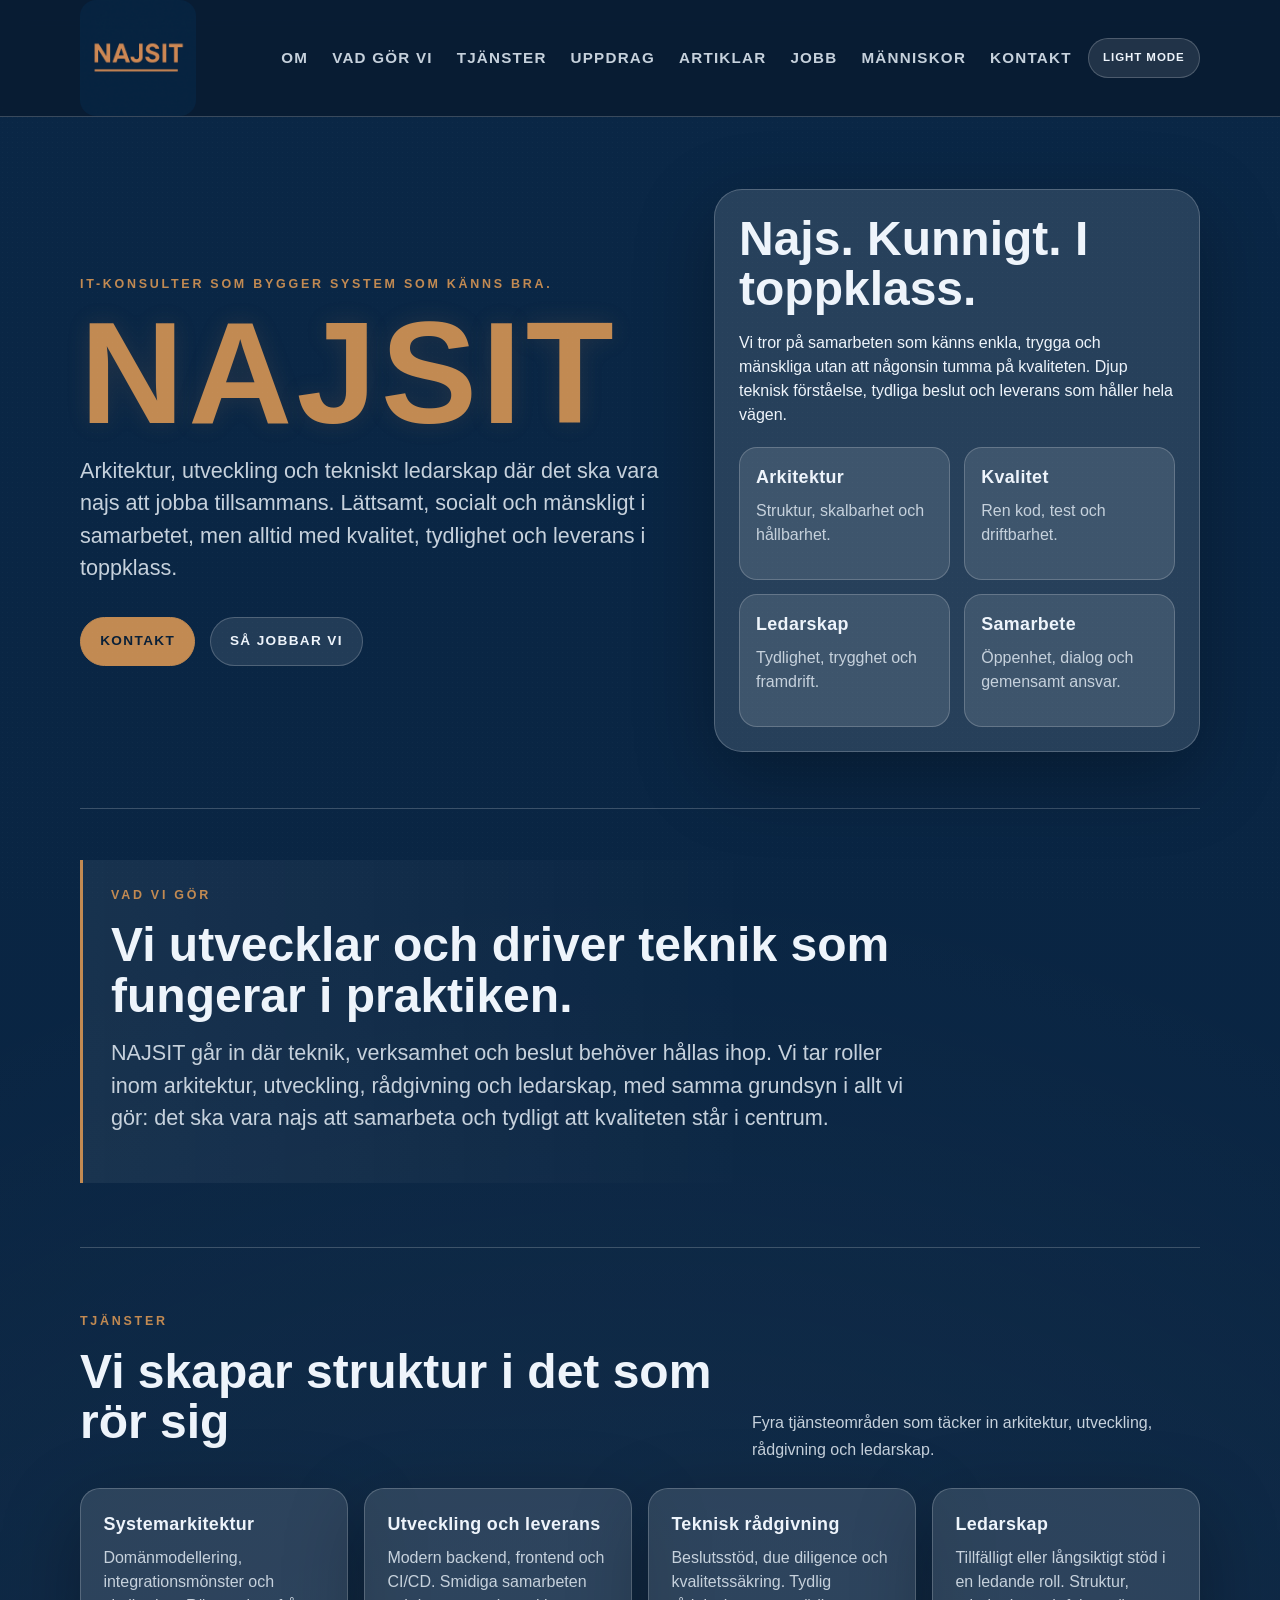
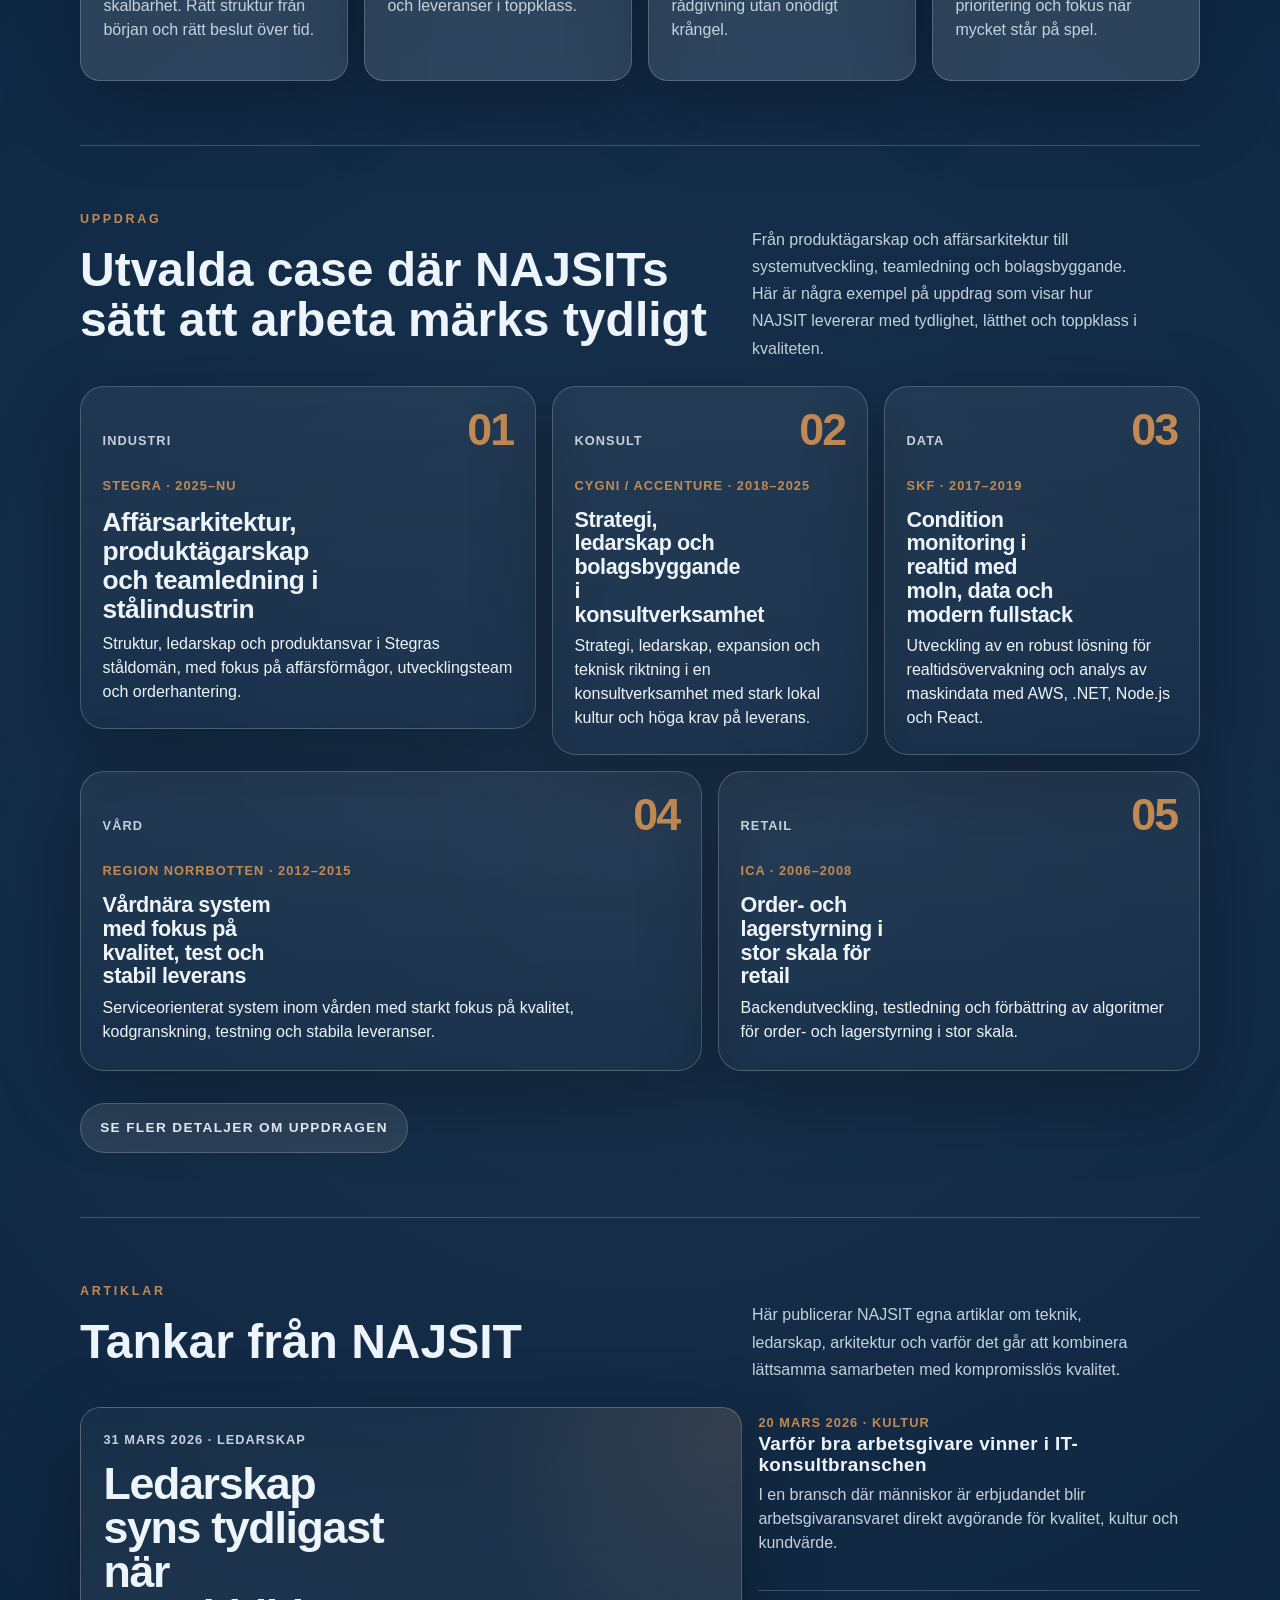
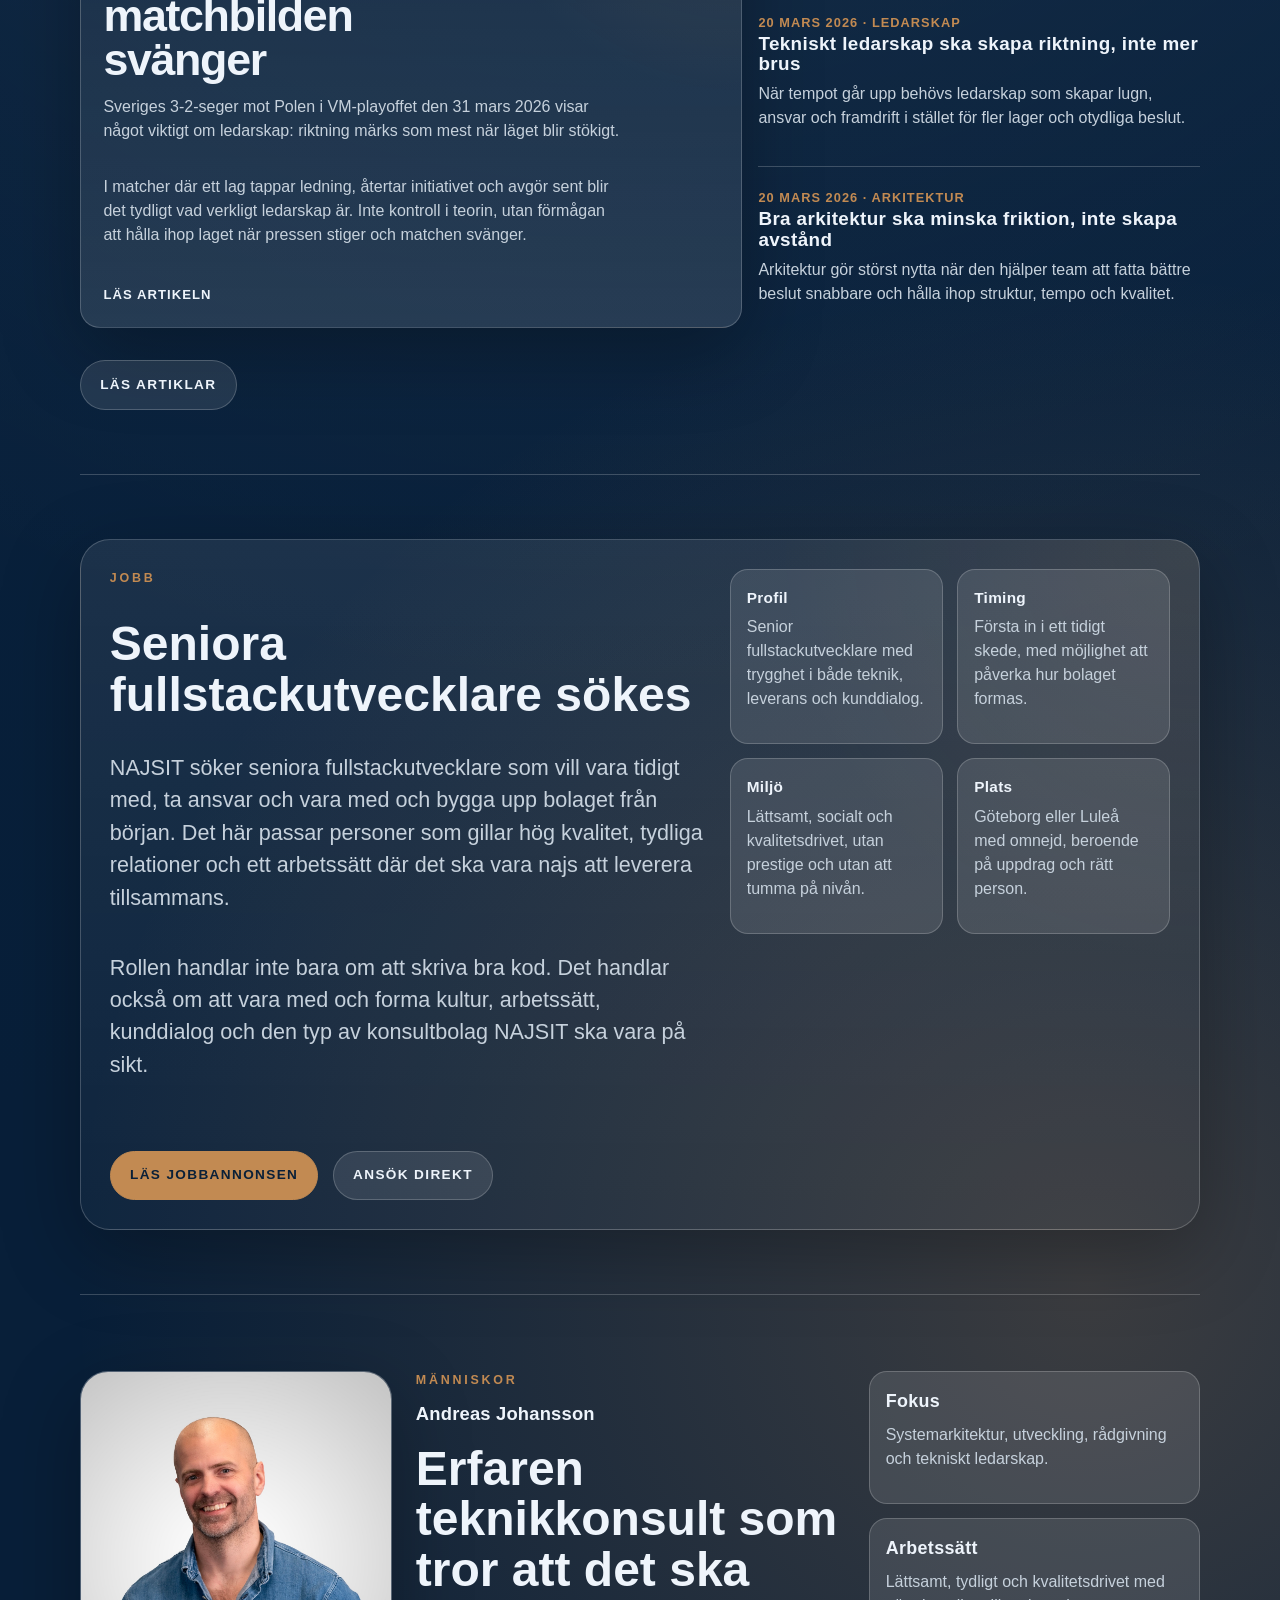
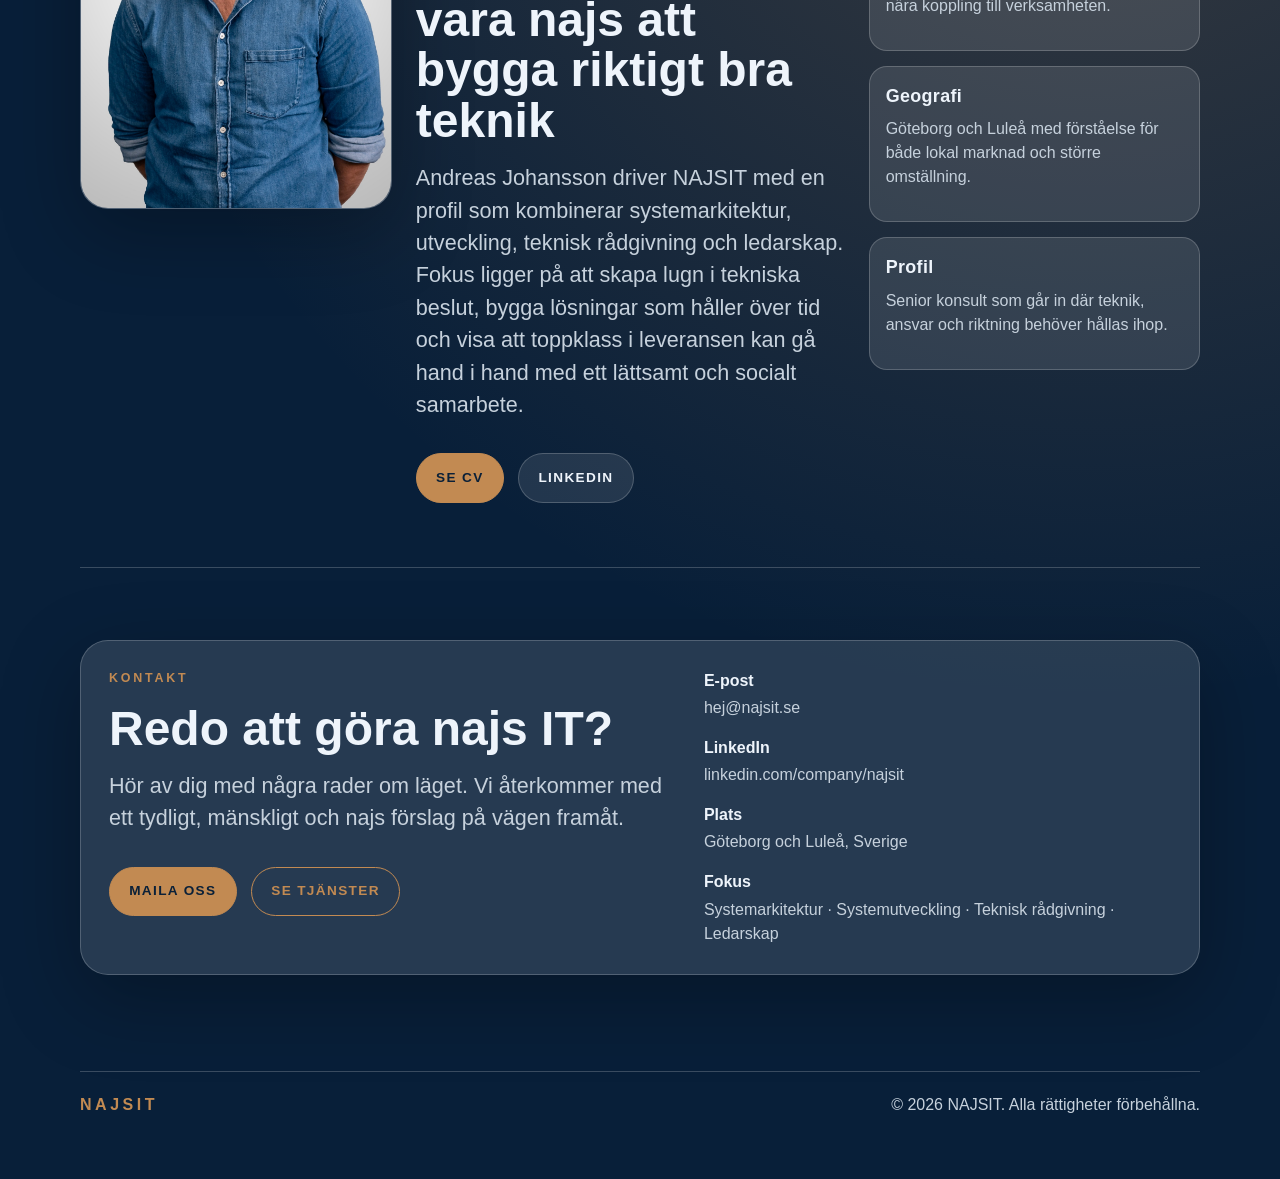
<file: index.html>
<!DOCTYPE html>
<html lang="sv">
<head>
  <meta charset="UTF-8">
  <meta name="viewport" content="width=device-width, initial-scale=1.0">
  <title>NAJSIT - Teknik som känns bra.</title>
  <meta
    name="description"
    content="NAJSIT - systemarkitektur, utveckling och rådgivning där det ska vara najs att jobba tillsammans, samtidigt som kvaliteten alltid är i toppklass."
  >
  <meta property="og:title" content="NAJSIT - Teknik som känns bra.">
  <meta
    property="og:description"
    content="Vi bygger system och samarbeten som känns najs: lättsamma, sociala och mänskliga, med kompromisslös kvalitet i leveransen."
  >
  <meta property="og:type" content="website">
  <meta property="og:locale" content="sv_SE">
  <link rel="icon" href="najsit.png">
  <link rel="stylesheet" href="styles.css">
</head>
<body>
  <div class="page-shell">
    <header class="site-header" aria-label="Huvudnavigering">
      <div class="container nav-bar">
        <a class="brand" href="#top" aria-label="NAJSIT hem">
          <img class="brand-mark" src="najsit.png" alt="NAJSIT logotyp">
        </a>
        <div class="nav-actions">
          <nav class="site-nav" aria-label="Sektioner">
            <a href="om-najsit.html">Om</a>
            <a href="#vadgorvi">Vad gör vi</a>
            <a href="#tjanster">Tjänster</a>
            <a href="#uppdrag">Uppdrag</a>
            <a href="#artiklar">Artiklar</a>
            <a href="#jobb">Jobb</a>
            <a href="#manniskor">Människor</a>
            <a href="#kontakt">Kontakt</a>
          </nav>
          <button class="theme-toggle" type="button" data-theme-toggle aria-label="Byt färgtema">Light mode</button>
        </div>
      </div>
    </header>

    <main id="top">
      <section class="hero container" aria-labelledby="hero-title">
        <div class="hero-copy">
          <p class="eyebrow">IT-konsulter som bygger system som känns bra.</p>
          <h1 id="hero-title">NAJSIT</h1>
          <p class="lead">
            Arkitektur, utveckling och tekniskt ledarskap där det ska vara najs att jobba tillsammans.
            Lättsamt, socialt och mänskligt i samarbetet, men alltid med kvalitet, tydlighet och leverans i toppklass.
          </p>
          <div class="cta-row">
            <a class="button primary" href="#kontakt">Kontakt</a>
            <a class="button secondary" href="#tjanster">Så jobbar vi</a>
          </div>
        </div>

        <aside class="hero-panel" aria-label="Kort om hur vi jobbar">
          <div class="hero-panel-content">
            <h2>Najs. Kunnigt. I toppklass.</h2>
            <p>
              Vi tror på samarbeten som känns enkla, trygga och mänskliga utan att någonsin tumma på kvaliteten.
              Djup teknisk förståelse, tydliga beslut och leverans som håller hela vägen.
            </p>
            <div class="metrics">
              <article class="metric">
                <h3>Arkitektur</h3>
                <p>Struktur, skalbarhet och hållbarhet.</p>
              </article>
              <article class="metric">
                <h3>Kvalitet</h3>
                <p>Ren kod, test och driftbarhet.</p>
              </article>
              <article class="metric">
                <h3>Ledarskap</h3>
                <p>Tydlighet, trygghet och framdrift.</p>
              </article>
              <article class="metric">
                <h3>Samarbete</h3>
                <p>Öppenhet, dialog och gemensamt ansvar.</p>
              </article>
            </div>
          </div>
        </aside>
      </section>

      <div class="divider container"></div>

      <section class="section container section-intro-block" id="vadgorvi" aria-labelledby="vadgorvi-title">
        <div class="section-intro-panel">
          <p class="section-label">Vad vi gör</p>
          <h2 id="vadgorvi-title">Vi utvecklar och driver teknik som fungerar i praktiken.</h2>
          <p class="lead narrow">
            NAJSIT går in där teknik, verksamhet och beslut behöver hållas ihop. Vi tar roller inom
            arkitektur, utveckling, rådgivning och ledarskap, med samma grundsyn i allt vi gör:
            det ska vara najs att samarbeta och tydligt att kvaliteten står i centrum.
          </p>
        </div>
      </section>

      <div class="divider container"></div>

      <section class="section container section-flow-block" id="tjanster" aria-labelledby="services-title">
        <div class="section-head">
          <div>
            <p class="section-label">Tjänster</p>
            <h2 id="services-title">Vi skapar struktur i det som rör sig</h2>
          </div>
          <p class="section-note">
            Fyra tjänsteområden som täcker in arkitektur, utveckling, rådgivning och ledarskap.
          </p>
        </div>
        <div class="cards">
          <a class="service-card-link" href="tjanster.html#systemarkitektur">
            <article class="card service-card">
              <h3>Systemarkitektur</h3>
              <p>Domänmodellering, integrationsmönster och skalbarhet. Rätt struktur från början och rätt beslut över tid.</p>
            </article>
          </a>
          <a class="service-card-link" href="tjanster.html#utveckling-och-leverans">
            <article class="card service-card">
              <h3>Utveckling och leverans</h3>
              <p>Modern backend, frontend och CI/CD. Smidiga samarbeten och leveranser i toppklass.</p>
            </article>
          </a>
          <a class="service-card-link" href="tjanster.html#teknisk-radgivning">
            <article class="card service-card">
              <h3>Teknisk rådgivning</h3>
              <p>Beslutsstöd, due diligence och kvalitetssäkring. Tydlig rådgivning utan onödigt krångel.</p>
            </article>
          </a>
          <a class="service-card-link" href="tjanster.html#ledarskap">
            <article class="card service-card">
              <h3>Ledarskap</h3>
              <p>Tillfälligt eller långsiktigt stöd i en ledande roll. Struktur, prioritering och fokus när mycket står på spel.</p>
            </article>
          </a>
        </div>
      </section>

      <div class="divider container"></div>

      <section class="section container section-editorial-block" id="uppdrag" aria-labelledby="assignments-title">
        <div class="section-head">
          <div>
            <p class="section-label">Uppdrag</p>
            <h2 id="assignments-title">Utvalda case där NAJSITs sätt att arbeta märks tydligt</h2>
          </div>
          <p class="section-note section-note-wide">
            Från produktägarskap och affärsarkitektur till systemutveckling, teamledning och bolagsbyggande.
            Här är några exempel på uppdrag som visar hur NAJSIT levererar med tydlighet, lätthet och toppklass i kvaliteten.
          </p>
        </div>
        <div class="assignment-strip">
          <a class="service-card-link assignment-link assignment-link-wide" href="uppdrag.html#stegra">
            <article class="assignment-card assignment-card-home assignment-card-featured">
              <div class="assignment-head">
                <p class="assignment-label">Industri</p>
                <p class="assignment-index">01</p>
              </div>
              <p class="news-meta">Stegra · 2025–nu</p>
              <h3>Affärsarkitektur, produktägarskap och teamledning i stålindustrin</h3>
              <p>
                Struktur, ledarskap och produktansvar i Stegras ståldomän, med fokus på affärsförmågor,
                utvecklingsteam och orderhantering.
              </p>
            </article>
          </a>
          <a class="service-card-link assignment-link" href="uppdrag.html#cygni">
            <article class="assignment-card assignment-card-home">
              <div class="assignment-head">
                <p class="assignment-label">Konsult</p>
                <p class="assignment-index">02</p>
              </div>
              <p class="news-meta">Cygni / Accenture · 2018–2025</p>
              <h3>Strategi, ledarskap och bolagsbyggande i konsultverksamhet</h3>
              <p>
                Strategi, ledarskap, expansion och teknisk riktning i en konsultverksamhet med stark
                lokal kultur och höga krav på leverans.
              </p>
            </article>
          </a>
          <a class="service-card-link assignment-link" href="uppdrag.html#skf">
            <article class="assignment-card assignment-card-home">
              <div class="assignment-head">
                <p class="assignment-label">Data</p>
                <p class="assignment-index">03</p>
              </div>
              <p class="news-meta">SKF · 2017–2019</p>
              <h3>Condition monitoring i realtid med moln, data och modern fullstack</h3>
              <p>
                Utveckling av en robust lösning för realtidsövervakning och analys av maskindata med
                AWS, .NET, Node.js och React.
              </p>
            </article>
          </a>
          <a class="service-card-link assignment-link assignment-link-wide" href="uppdrag.html#region-norrbotten">
            <article class="assignment-card assignment-card-home">
              <div class="assignment-head">
                <p class="assignment-label">Vård</p>
                <p class="assignment-index">04</p>
              </div>
              <p class="news-meta">Region Norrbotten · 2012–2015</p>
              <h3>Vårdnära system med fokus på kvalitet, test och stabil leverans</h3>
              <p>
                Serviceorienterat system inom vården med starkt fokus på kvalitet, kodgranskning,
                testning och stabila leveranser.
              </p>
            </article>
          </a>
          <a class="service-card-link assignment-link" href="uppdrag.html#ica">
            <article class="assignment-card assignment-card-home">
              <div class="assignment-head">
                <p class="assignment-label">Retail</p>
                <p class="assignment-index">05</p>
              </div>
              <p class="news-meta">ICA · 2006–2008</p>
              <h3>Order- och lagerstyrning i stor skala för retail</h3>
              <p>
                Backendutveckling, testledning och förbättring av algoritmer för order- och lagerstyrning
                i stor skala.
              </p>
            </article>
          </a>
        </div>
        <div class="cta-row">
          <a class="button secondary" href="uppdrag.html">Se fler detaljer om uppdragen</a>
        </div>
      </section>

      <div class="divider container"></div>

      <section
        class="section container section-editorial-block"
        id="artiklar"
        aria-labelledby="articles-title"
      >
        <div class="section-head">
          <div>
            <p class="section-label">Artiklar</p>
            <h2 id="articles-title">Tankar från NAJSIT</h2>
          </div>
          <p class="section-note section-note-wide">
            Här publicerar NAJSIT egna artiklar om teknik, ledarskap, arkitektur och varför det går
            att kombinera lättsamma samarbeten med kompromisslös kvalitet.
          </p>
        </div>
        <div class="article-showcase">
          <a class="news-card-link article-feature-link" href="artikel-ledarskap-fotboll.html">
            <article class="card news-card article-feature">
              <p class="news-meta">31 mars 2026 · Ledarskap</p>
              <h3>Ledarskap syns tydligast när matchbilden svänger</h3>
              <p>
                Sveriges 3-2-seger mot Polen i VM-playoffet den 31 mars 2026 visar något viktigt om ledarskap:
                riktning märks som mest när läget blir stökigt.
              </p>
              <p class="article-feature-body">
                I matcher där ett lag tappar ledning, återtar initiativet och avgör sent blir det tydligt vad
                verkligt ledarskap är. Inte kontroll i teorin, utan förmågan att hålla ihop laget när pressen stiger
                och matchen svänger.
              </p>
              <span class="article-read-more">Läs artikeln</span>
            </article>
          </a>
          <div class="article-stack" aria-label="Fler artiklar">
            <a class="article-list-item article-mini" href="artikel-arbetsgivare.html">
              <span class="news-meta">20 mars 2026 · Kultur</span>
              <h3>Varför bra arbetsgivare vinner i IT-konsultbranschen</h3>
              <p>
                I en bransch där människor är erbjudandet blir arbetsgivaransvaret direkt avgörande för kvalitet,
                kultur och kundvärde.
              </p>
            </a>
            <a class="article-list-item article-mini" href="artikel-tekniskt-ledarskap.html">
              <span class="news-meta">20 mars 2026 · Ledarskap</span>
              <h3>Tekniskt ledarskap ska skapa riktning, inte mer brus</h3>
              <p>
                När tempot går upp behövs ledarskap som skapar lugn, ansvar och framdrift i stället
                för fler lager och otydliga beslut.
              </p>
            </a>
            <a class="article-list-item article-mini" href="artikel-arkitektur.html">
              <span class="news-meta">20 mars 2026 · Arkitektur</span>
              <h3>Bra arkitektur ska minska friktion, inte skapa avstånd</h3>
              <p>
                Arkitektur gör störst nytta när den hjälper team att fatta bättre beslut snabbare och
                hålla ihop struktur, tempo och kvalitet.
              </p>
            </a>
          </div>
        </div>
        <div class="cta-row">
          <a class="button secondary" href="artiklar.html">Läs artiklar</a>
        </div>
      </section>

      <div class="divider container"></div>

      <section class="section container section-spotlight-block" id="jobb" aria-labelledby="jobs-title">
        <div class="job-panel">
          <div class="job-panel-copy">
            <p class="section-label">Jobb</p>
            <h2 id="jobs-title">Seniora fullstackutvecklare sökes</h2>
            <p class="lead narrow">
              NAJSIT söker seniora fullstackutvecklare som vill vara tidigt med, ta ansvar och vara
              med och bygga upp bolaget från början. Det här passar personer som gillar hög kvalitet,
              tydliga relationer och ett arbetssätt där det ska vara najs att leverera tillsammans.
            </p>
            <p class="lead narrow">
              Rollen handlar inte bara om att skriva bra kod. Det handlar också om att vara med och
              forma kultur, arbetssätt, kunddialog och den typ av konsultbolag NAJSIT ska vara på sikt.
            </p>
            <div class="cta-row">
              <a class="button primary" href="jobb.html">Läs jobbannonsen</a>
              <a class="button secondary" href="mailto:hej@najsit.se?subject=Ansokan%20NAJSIT">Ansök direkt</a>
            </div>
          </div>
          <div class="job-panel-facts">
            <div class="metric job-metric">
              <h3>Profil</h3>
              <p>Senior fullstackutvecklare med trygghet i både teknik, leverans och kunddialog.</p>
            </div>
            <div class="metric job-metric">
              <h3>Timing</h3>
              <p>Första in i ett tidigt skede, med möjlighet att påverka hur bolaget formas.</p>
            </div>
            <div class="metric job-metric">
              <h3>Miljö</h3>
              <p>Lättsamt, socialt och kvalitetsdrivet, utan prestige och utan att tumma på nivån.</p>
            </div>
            <div class="metric job-metric">
              <h3>Plats</h3>
              <p>Göteborg eller Luleå med omnejd, beroende på uppdrag och rätt person.</p>
            </div>
          </div>
        </div>
      </section>

      <div class="divider container"></div>

      <section class="section container section-profile-block" id="manniskor" aria-labelledby="andreas-title">
        <div class="profile-panel">
          <div class="profile-image-wrap">
            <img
              class="profile-image"
              src="Bild 2023-11-07 kl. 09.57.JPG"
              alt="Porträtt på Andreas Johansson"
            >
          </div>
          <div class="profile-copy">
            <p class="section-label">Människor</p>
            <p class="profile-name">Andreas Johansson</p>
            <h2 id="andreas-title">Erfaren teknikkonsult som tror att det ska vara najs att bygga riktigt bra teknik</h2>
            <p class="lead narrow">
              Andreas Johansson driver NAJSIT med en profil som kombinerar systemarkitektur,
              utveckling, teknisk rådgivning och ledarskap. Fokus ligger på att skapa lugn i tekniska
              beslut, bygga lösningar som håller över tid och visa att toppklass i leveransen kan gå
              hand i hand med ett lättsamt och socialt samarbete.
            </p>
            <div class="cta-row">
              <a class="button primary" href="cv.html">Se CV</a>
              <a class="button secondary" href="https://www.linkedin.com/in/ajohansson/" target="_blank" rel="noreferrer">LinkedIn</a>
            </div>
          </div>
          <div class="profile-facts">
            <div class="metric">
              <h3>Fokus</h3>
              <p>Systemarkitektur, utveckling, rådgivning och tekniskt ledarskap.</p>
            </div>
            <div class="metric">
              <h3>Arbetssätt</h3>
              <p>Lättsamt, tydligt och kvalitetsdrivet med nära koppling till verksamheten.</p>
            </div>
            <div class="metric">
              <h3>Geografi</h3>
              <p>Göteborg och Luleå med förståelse för både lokal marknad och större omställning.</p>
            </div>
            <div class="metric">
              <h3>Profil</h3>
              <p>Senior konsult som går in där teknik, ansvar och riktning behöver hållas ihop.</p>
            </div>
          </div>
        </div>
      </section>

      <div class="divider container"></div>

      <section class="section container section-contact-block" id="kontakt" aria-labelledby="contact-title">
        <div class="contact-panel">
          <div>
            <p class="section-label">Kontakt</p>
            <h2 id="contact-title">Redo att göra najs IT?</h2>
            <p class="lead narrow">
              Hör av dig med några rader om läget. Vi återkommer med ett tydligt, mänskligt och najs förslag på vägen framåt.
            </p>
            <div class="cta-row">
              <a
                class="button primary"
                href="mailto:hej@najsit.se?subject=NAJSIT%20%7C%20Forfragan"
              >
                Maila oss
              </a>
              <a class="button accent" href="#tjanster">Se tjänster</a>
            </div>
          </div>

          <ul class="contact-list">
            <li>
              <strong>E-post</strong>
              <a href="mailto:hej@najsit.se">hej@najsit.se</a>
            </li>
            <li>
              <strong>LinkedIn</strong>
              <a href="https://www.linkedin.com/company/najsit/" target="_blank" rel="noreferrer">linkedin.com/company/najsit</a>
            </li>
            <li>
              <strong>Plats</strong>
              <span>Göteborg och Luleå, Sverige</span>
            </li>
            <li>
              <strong>Fokus</strong>
              <span>Systemarkitektur · Systemutveckling · Teknisk rådgivning · Ledarskap</span>
            </li>
          </ul>
        </div>
      </section>
    </main>

    <footer class="site-footer">
      <div class="container footer-inner">
        <div class="footer-brand">NAJSIT</div>
        <div>&copy; <span id="year"></span> NAJSIT. Alla rättigheter förbehållna.</div>
      </div>
    </footer>
  </div>

  <script src="script.js"></script>
</body>
</html>
</file>
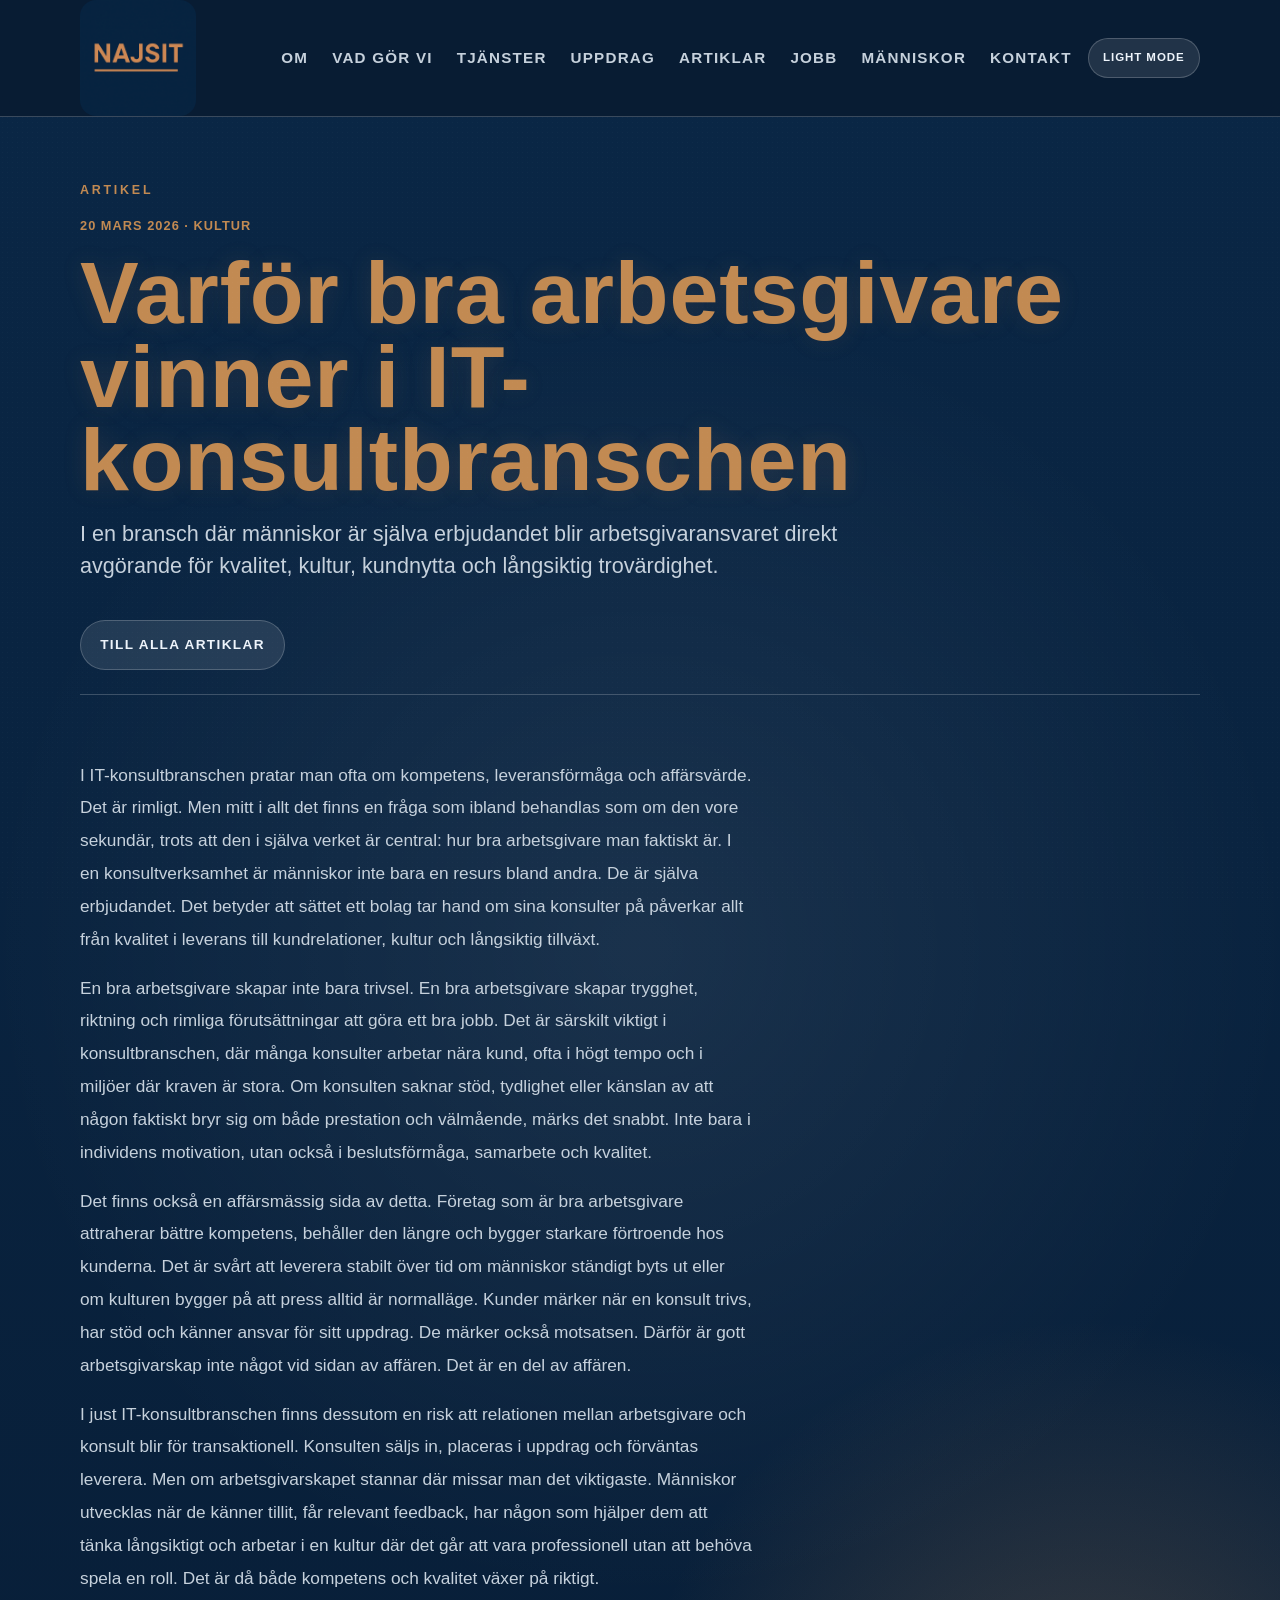
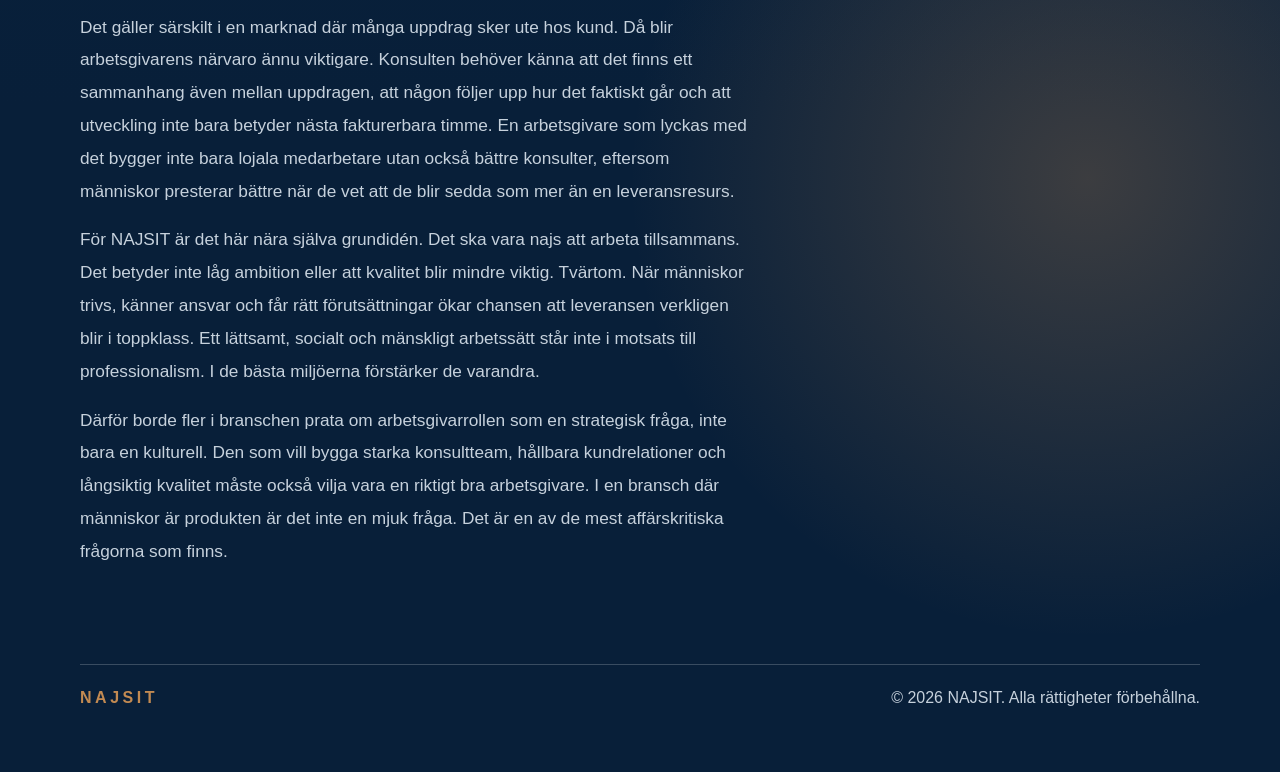
<file: artikel-arbetsgivare.html>
<!DOCTYPE html>
<html lang="sv">
<head>
  <meta charset="UTF-8">
  <meta name="viewport" content="width=device-width, initial-scale=1.0">
  <title>Varför bra arbetsgivare vinner i IT-konsultbranschen</title>
  <meta
    name="description"
    content="En artikel om varför gott arbetsgivarskap är avgörande i IT-konsultbranschen."
  >
  <meta property="og:title" content="Varför bra arbetsgivare vinner i IT-konsultbranschen">
  <meta
    property="og:description"
    content="I en bransch där människor är erbjudandet blir arbetsgivaransvaret avgörande för kvalitet och kundvärde."
  >
  <meta property="og:type" content="article">
  <meta property="og:locale" content="sv_SE">
  <link rel="icon" href="najsit.png">
  <link rel="stylesheet" href="styles.css">
</head>
<body>
  <div class="page-shell">
    <header class="site-header" aria-label="Huvudnavigering">
      <div class="container nav-bar">
        <a class="brand" href="index.html#top" aria-label="NAJSIT hem">
          <img class="brand-mark" src="najsit.png" alt="NAJSIT logotyp">
        </a>
        <div class="nav-actions">
          <nav class="site-nav" aria-label="Sektioner">
            <a href="om-najsit.html">Om</a>
            <a href="index.html#vadgorvi">Vad gör vi</a>
            <a href="index.html#tjanster">Tjänster</a>
            <a href="index.html#uppdrag">Uppdrag</a>
            <a href="index.html#artiklar">Artiklar</a>
            <a href="jobb.html">Jobb</a>
            <a href="index.html#manniskor">Människor</a>
            <a href="index.html#kontakt">Kontakt</a>
          </nav>
          <button class="theme-toggle" type="button" data-theme-toggle aria-label="Byt färgtema">Light mode</button>
        </div>
      </div>
    </header>

    <main>
      <section class="section container article-hero">
        <p class="section-label">Artikel</p>
        <p class="article-meta">20 mars 2026 · Kultur</p>
        <h1 class="archive-title">Varför bra arbetsgivare vinner i IT-konsultbranschen</h1>
        <p class="lead narrow">
          I en bransch där människor är själva erbjudandet blir arbetsgivaransvaret direkt avgörande
          för kvalitet, kultur, kundnytta och långsiktig trovärdighet.
        </p>
        <a class="button secondary article-back" href="artiklar.html">Till alla artiklar</a>
      </section>

      <div class="divider container"></div>

      <section class="section container article-body">
        <p>
          I IT-konsultbranschen pratar man ofta om kompetens, leveransförmåga och affärsvärde. Det är rimligt.
          Men mitt i allt det finns en fråga som ibland behandlas som om den vore sekundär, trots att den i själva
          verket är central: hur bra arbetsgivare man faktiskt är. I en konsultverksamhet är människor inte bara en
          resurs bland andra. De är själva erbjudandet. Det betyder att sättet ett bolag tar hand om sina konsulter på
          påverkar allt från kvalitet i leverans till kundrelationer, kultur och långsiktig tillväxt.
        </p>
        <p>
          En bra arbetsgivare skapar inte bara trivsel. En bra arbetsgivare skapar trygghet, riktning och rimliga
          förutsättningar att göra ett bra jobb. Det är särskilt viktigt i konsultbranschen, där många konsulter
          arbetar nära kund, ofta i högt tempo och i miljöer där kraven är stora. Om konsulten saknar stöd, tydlighet
          eller känslan av att någon faktiskt bryr sig om både prestation och välmående, märks det snabbt. Inte bara i
          individens motivation, utan också i beslutsförmåga, samarbete och kvalitet.
        </p>
        <p>
          Det finns också en affärsmässig sida av detta. Företag som är bra arbetsgivare attraherar bättre kompetens,
          behåller den längre och bygger starkare förtroende hos kunderna. Det är svårt att leverera stabilt över tid
          om människor ständigt byts ut eller om kulturen bygger på att press alltid är normalläge. Kunder märker när
          en konsult trivs, har stöd och känner ansvar för sitt uppdrag. De märker också motsatsen. Därför är gott
          arbetsgivarskap inte något vid sidan av affären. Det är en del av affären.
        </p>
        <p>
          I just IT-konsultbranschen finns dessutom en risk att relationen mellan arbetsgivare och konsult blir för
          transaktionell. Konsulten säljs in, placeras i uppdrag och förväntas leverera. Men om arbetsgivarskapet stannar
          där missar man det viktigaste. Människor utvecklas när de känner tillit, får relevant feedback, har någon som
          hjälper dem att tänka långsiktigt och arbetar i en kultur där det går att vara professionell utan att behöva
          spela en roll. Det är då både kompetens och kvalitet växer på riktigt.
        </p>
        <p>
          Det gäller särskilt i en marknad där många uppdrag sker ute hos kund. Då blir arbetsgivarens närvaro ännu viktigare.
          Konsulten behöver känna att det finns ett sammanhang även mellan uppdragen, att någon följer upp hur det faktiskt går
          och att utveckling inte bara betyder nästa fakturerbara timme. En arbetsgivare som lyckas med det bygger inte bara
          lojala medarbetare utan också bättre konsulter, eftersom människor presterar bättre när de vet att de blir sedda som
          mer än en leveransresurs.
        </p>
        <p>
          För NAJSIT är det här nära själva grundidén. Det ska vara najs att arbeta tillsammans. Det betyder inte
          låg ambition eller att kvalitet blir mindre viktig. Tvärtom. När människor trivs, känner ansvar och får rätt
          förutsättningar ökar chansen att leveransen verkligen blir i toppklass. Ett lättsamt, socialt och mänskligt
          arbetssätt står inte i motsats till professionalism. I de bästa miljöerna förstärker de varandra.
        </p>
        <p>
          Därför borde fler i branschen prata om arbetsgivarrollen som en strategisk fråga, inte bara en kulturell.
          Den som vill bygga starka konsultteam, hållbara kundrelationer och långsiktig kvalitet måste också vilja vara
          en riktigt bra arbetsgivare. I en bransch där människor är produkten är det inte en mjuk fråga. Det är en av
          de mest affärskritiska frågorna som finns.
        </p>
      </section>
    </main>

    <footer class="site-footer">
      <div class="container footer-inner">
        <div class="footer-brand">NAJSIT</div>
        <div>&copy; <span id="year"></span> NAJSIT. Alla rättigheter förbehållna.</div>
      </div>
    </footer>
  </div>

  <script src="script.js"></script>
</body>
</html>
</file>
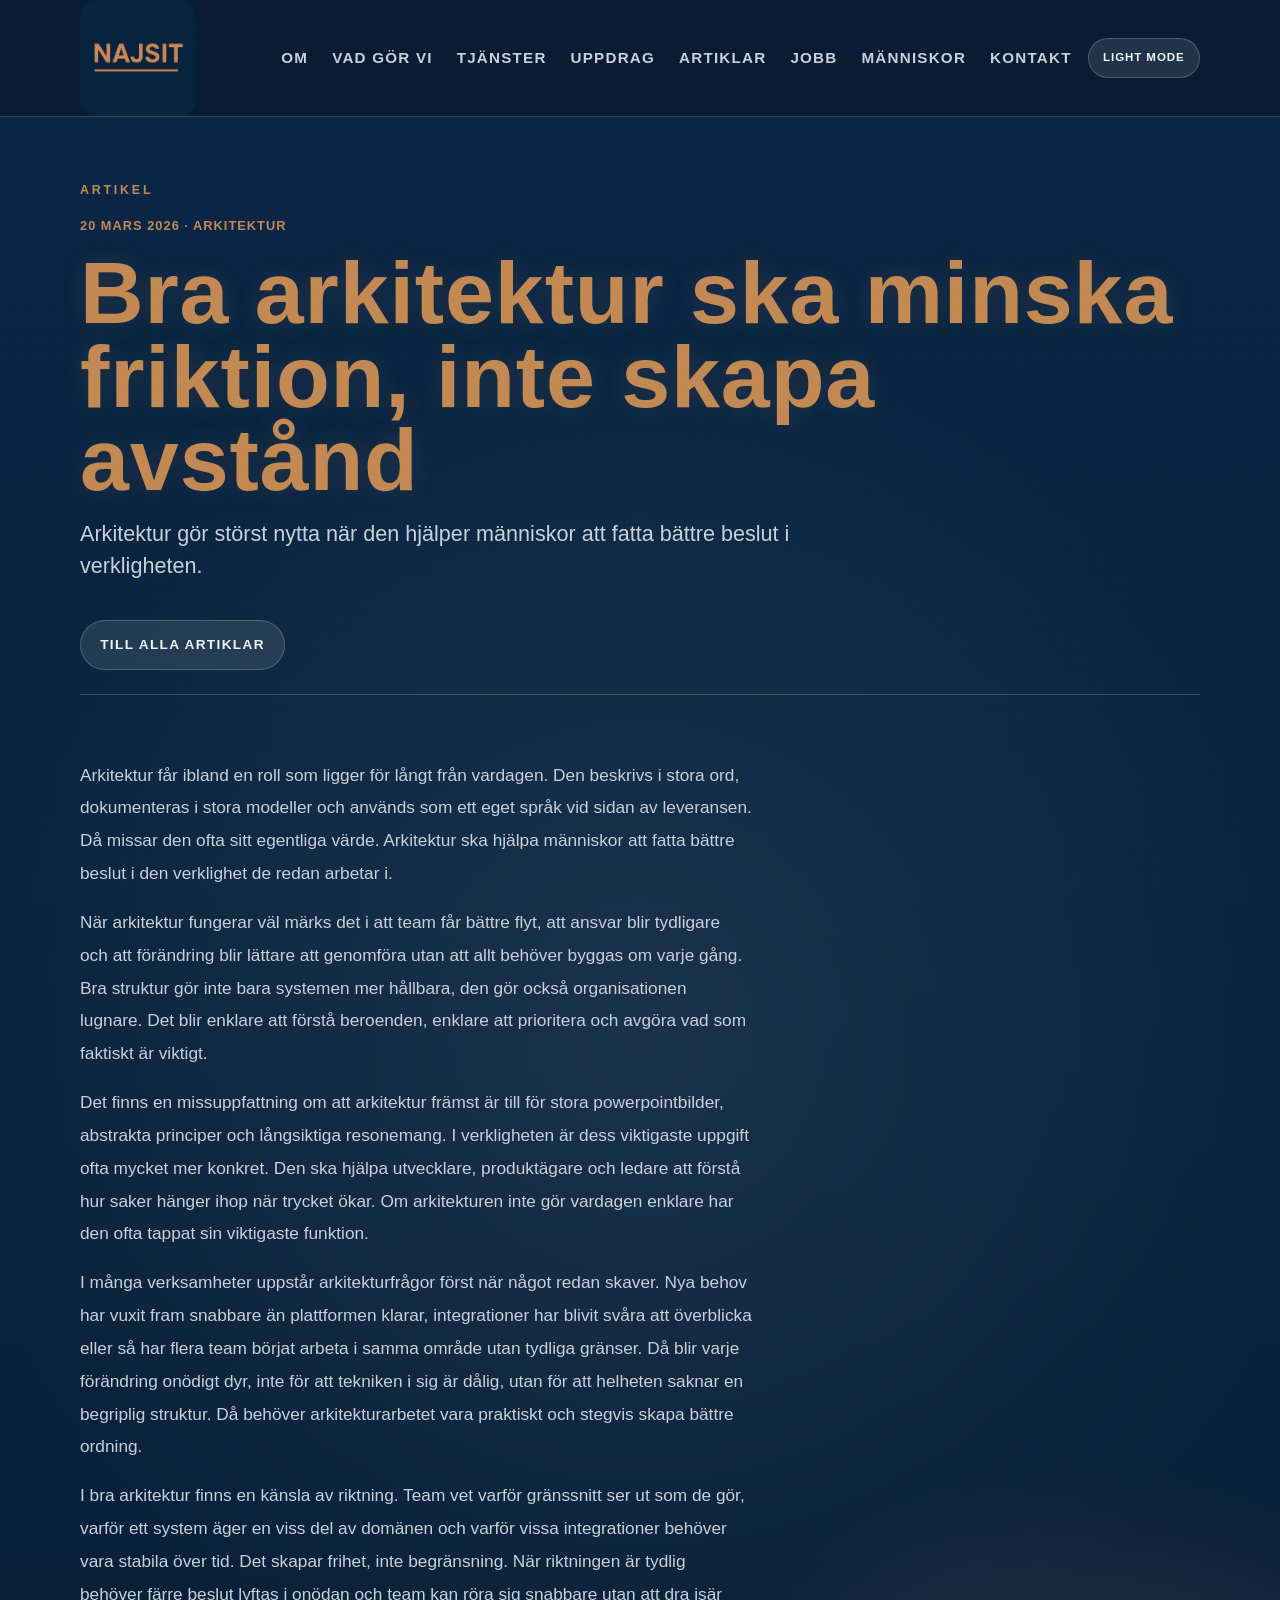
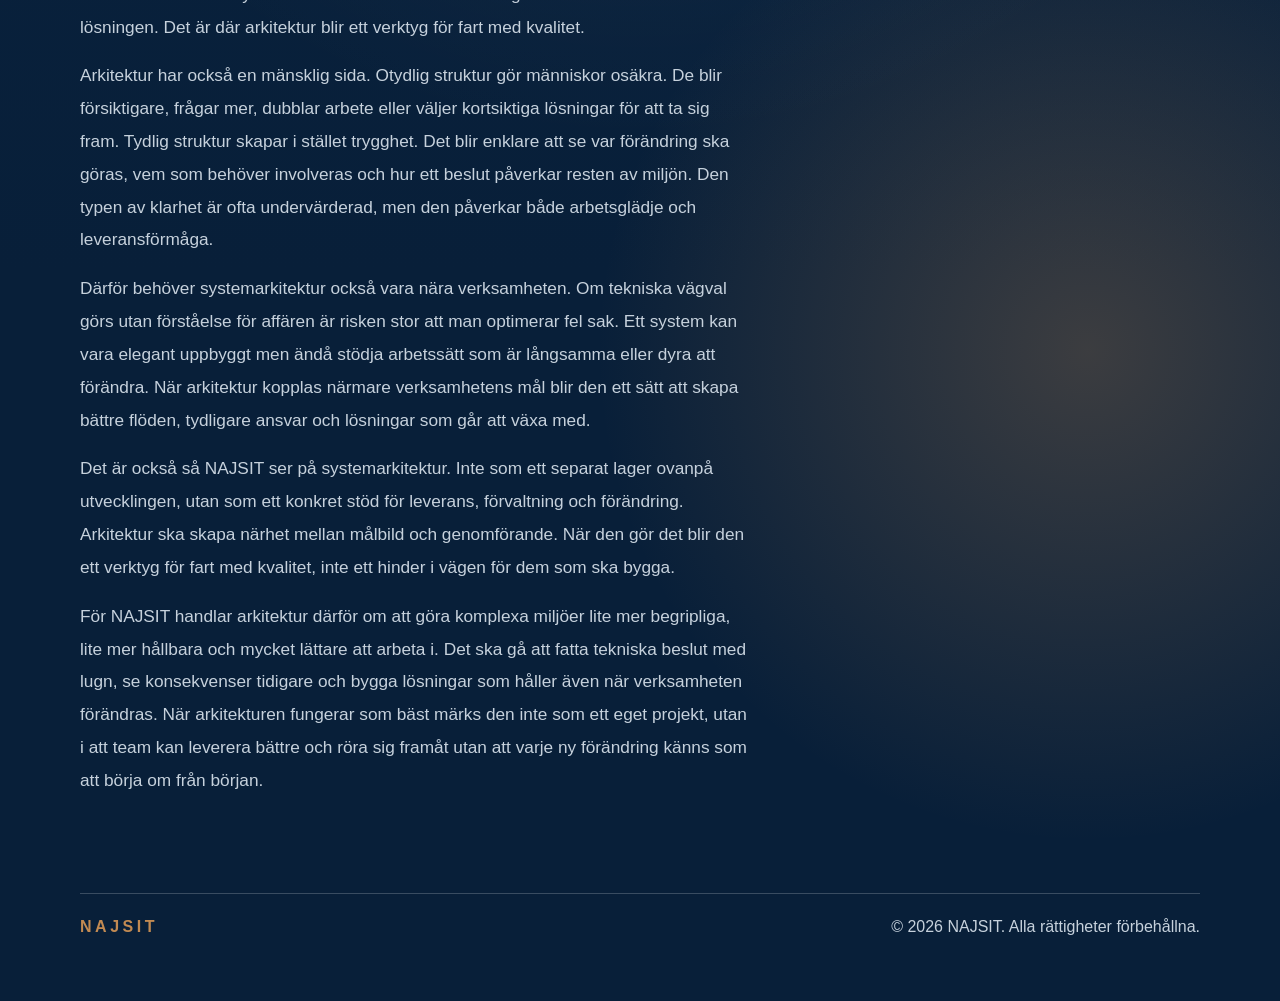
<file: artikel-arkitektur.html>
<!DOCTYPE html>
<html lang="sv">
<head>
  <meta charset="UTF-8">
  <meta name="viewport" content="width=device-width, initial-scale=1.0">
  <title>Bra arkitektur ska minska friktion, inte skapa avstånd</title>
  <meta
    name="description"
    content="En artikel om systemarkitektur och varför den ska skapa tydlighet, flyt och bättre beslut."
  >
  <meta property="og:title" content="Bra arkitektur ska minska friktion, inte skapa avstånd">
  <meta
    property="og:description"
    content="Arkitektur ska hjälpa team framåt i vardagen, inte bli ett separat lager ovanpå leveransen."
  >
  <meta property="og:type" content="article">
  <meta property="og:locale" content="sv_SE">
  <link rel="icon" href="najsit.png">
  <link rel="stylesheet" href="styles.css">
</head>
<body>
  <div class="page-shell">
    <header class="site-header" aria-label="Huvudnavigering">
      <div class="container nav-bar">
        <a class="brand" href="index.html#top" aria-label="NAJSIT hem">
          <img class="brand-mark" src="najsit.png" alt="NAJSIT logotyp">
        </a>
        <div class="nav-actions">
          <nav class="site-nav" aria-label="Sektioner">
            <a href="om-najsit.html">Om</a>
            <a href="index.html#vadgorvi">Vad gör vi</a>
            <a href="index.html#tjanster">Tjänster</a>
            <a href="index.html#uppdrag">Uppdrag</a>
            <a href="index.html#artiklar">Artiklar</a>
            <a href="jobb.html">Jobb</a>
            <a href="index.html#manniskor">Människor</a>
            <a href="index.html#kontakt">Kontakt</a>
          </nav>
          <button class="theme-toggle" type="button" data-theme-toggle aria-label="Byt färgtema">Light mode</button>
        </div>
      </div>
    </header>

    <main>
      <section class="section container article-hero">
        <p class="section-label">Artikel</p>
        <p class="article-meta">20 mars 2026 · Arkitektur</p>
        <h1 class="archive-title">Bra arkitektur ska minska friktion, inte skapa avstånd</h1>
        <p class="lead narrow">
          Arkitektur gör störst nytta när den hjälper människor att fatta bättre beslut i verkligheten.
        </p>
        <a class="button secondary article-back" href="artiklar.html">Till alla artiklar</a>
      </section>

      <div class="divider container"></div>

      <section class="section container article-body">
        <p>
          Arkitektur får ibland en roll som ligger för långt från vardagen. Den beskrivs i stora ord, dokumenteras
          i stora modeller och används som ett eget språk vid sidan av leveransen. Då missar den ofta sitt egentliga
          värde. Arkitektur ska hjälpa människor att fatta bättre beslut i den verklighet de redan arbetar i.
        </p>
        <p>
          När arkitektur fungerar väl märks det i att team får bättre flyt, att ansvar blir tydligare och att
          förändring blir lättare att genomföra utan att allt behöver byggas om varje gång. Bra struktur gör inte
          bara systemen mer hållbara, den gör också organisationen lugnare. Det blir enklare att förstå beroenden,
          enklare att prioritera och avgöra vad som faktiskt är viktigt.
        </p>
        <p>
          Det finns en missuppfattning om att arkitektur främst är till för stora powerpointbilder, abstrakta principer
          och långsiktiga resonemang. I verkligheten är dess viktigaste uppgift ofta mycket mer konkret. Den ska hjälpa
          utvecklare, produktägare och ledare att förstå hur saker hänger ihop när trycket ökar. Om arkitekturen inte gör
          vardagen enklare har den ofta tappat sin viktigaste funktion.
        </p>
        <p>
          I många verksamheter uppstår arkitekturfrågor först när något redan skaver. Nya behov har vuxit fram snabbare än
          plattformen klarar, integrationer har blivit svåra att överblicka eller så har flera team börjat arbeta i samma
          område utan tydliga gränser. Då blir varje förändring onödigt dyr, inte för att tekniken i sig är dålig, utan för
          att helheten saknar en begriplig struktur. Då behöver arkitekturarbetet vara praktiskt och stegvis skapa bättre ordning.
        </p>
        <p>
          I bra arkitektur finns en känsla av riktning. Team vet varför gränssnitt ser ut som de gör, varför ett system
          äger en viss del av domänen och varför vissa integrationer behöver vara stabila över tid. Det skapar frihet,
          inte begränsning. När riktningen är tydlig behöver färre beslut lyftas i onödan och team kan röra sig snabbare
          utan att dra isär lösningen. Det är där arkitektur blir ett verktyg för fart med kvalitet.
        </p>
        <p>
          Arkitektur har också en mänsklig sida. Otydlig struktur gör människor osäkra. De blir försiktigare, frågar mer,
          dubblar arbete eller väljer kortsiktiga lösningar för att ta sig fram. Tydlig struktur skapar i stället trygghet.
          Det blir enklare att se var förändring ska göras, vem som behöver involveras och hur ett beslut påverkar resten av
          miljön. Den typen av klarhet är ofta undervärderad, men den påverkar både arbetsglädje och leveransförmåga.
        </p>
        <p>
          Därför behöver systemarkitektur också vara nära verksamheten. Om tekniska vägval görs utan förståelse för affären
          är risken stor att man optimerar fel sak. Ett system kan vara elegant uppbyggt men ändå stödja arbetssätt som är
          långsamma eller dyra att förändra. När arkitektur kopplas närmare verksamhetens mål blir den ett sätt att skapa
          bättre flöden, tydligare ansvar och lösningar som går att växa med.
        </p>
        <p>
          Det är också så NAJSIT ser på systemarkitektur. Inte som ett separat lager ovanpå utvecklingen, utan som
          ett konkret stöd för leverans, förvaltning och förändring. Arkitektur ska skapa närhet mellan målbild och
          genomförande. När den gör det blir den ett verktyg för fart med kvalitet, inte ett hinder i vägen för dem
          som ska bygga.
        </p>
        <p>
          För NAJSIT handlar arkitektur därför om att göra komplexa miljöer lite mer begripliga, lite mer hållbara och
          mycket lättare att arbeta i. Det ska gå att fatta tekniska beslut med lugn, se konsekvenser tidigare och bygga
          lösningar som håller även när verksamheten förändras. När arkitekturen fungerar som bäst märks den inte som ett
          eget projekt, utan i att team kan leverera bättre och röra sig framåt utan att varje ny förändring känns som att
          börja om från början.
        </p>
      </section>
    </main>

    <footer class="site-footer">
      <div class="container footer-inner">
        <div class="footer-brand">NAJSIT</div>
        <div>&copy; <span id="year"></span> NAJSIT. Alla rättigheter förbehållna.</div>
      </div>
    </footer>
  </div>

  <script src="script.js"></script>
</body>
</html>
</file>
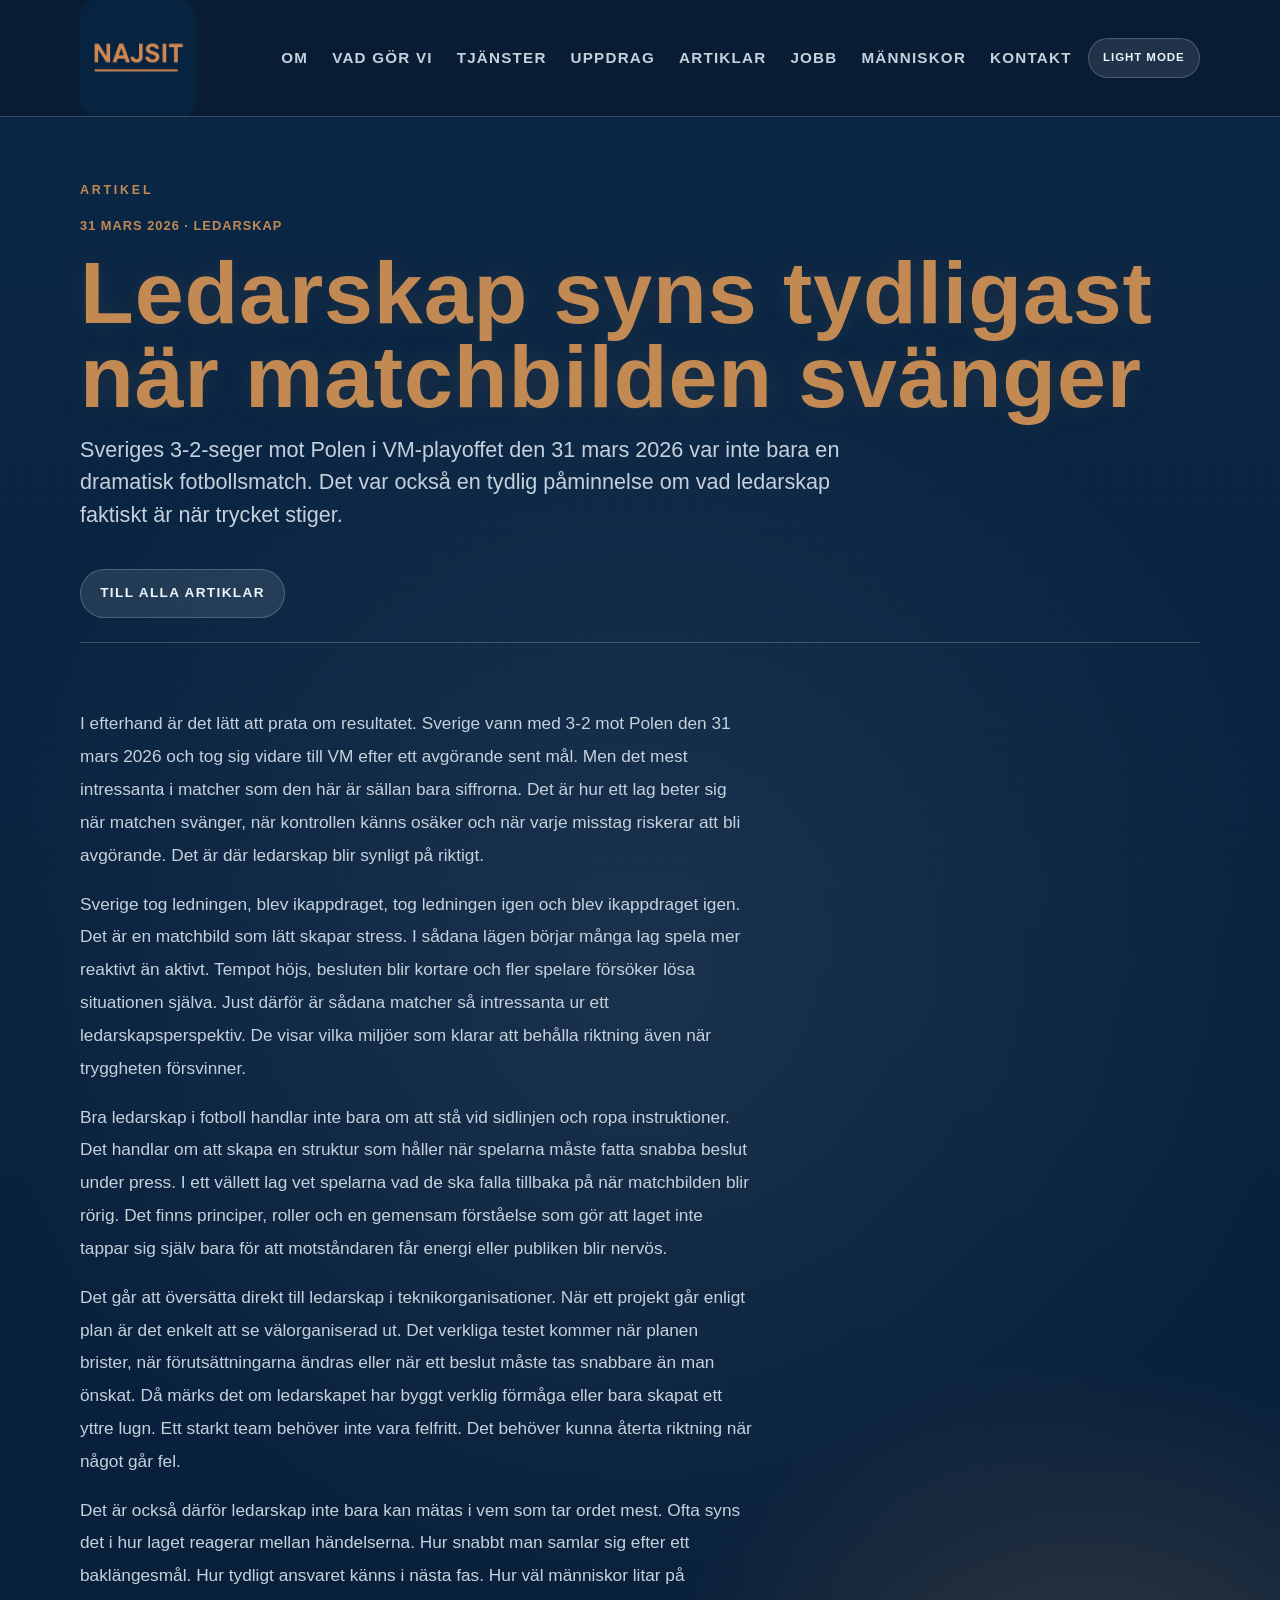
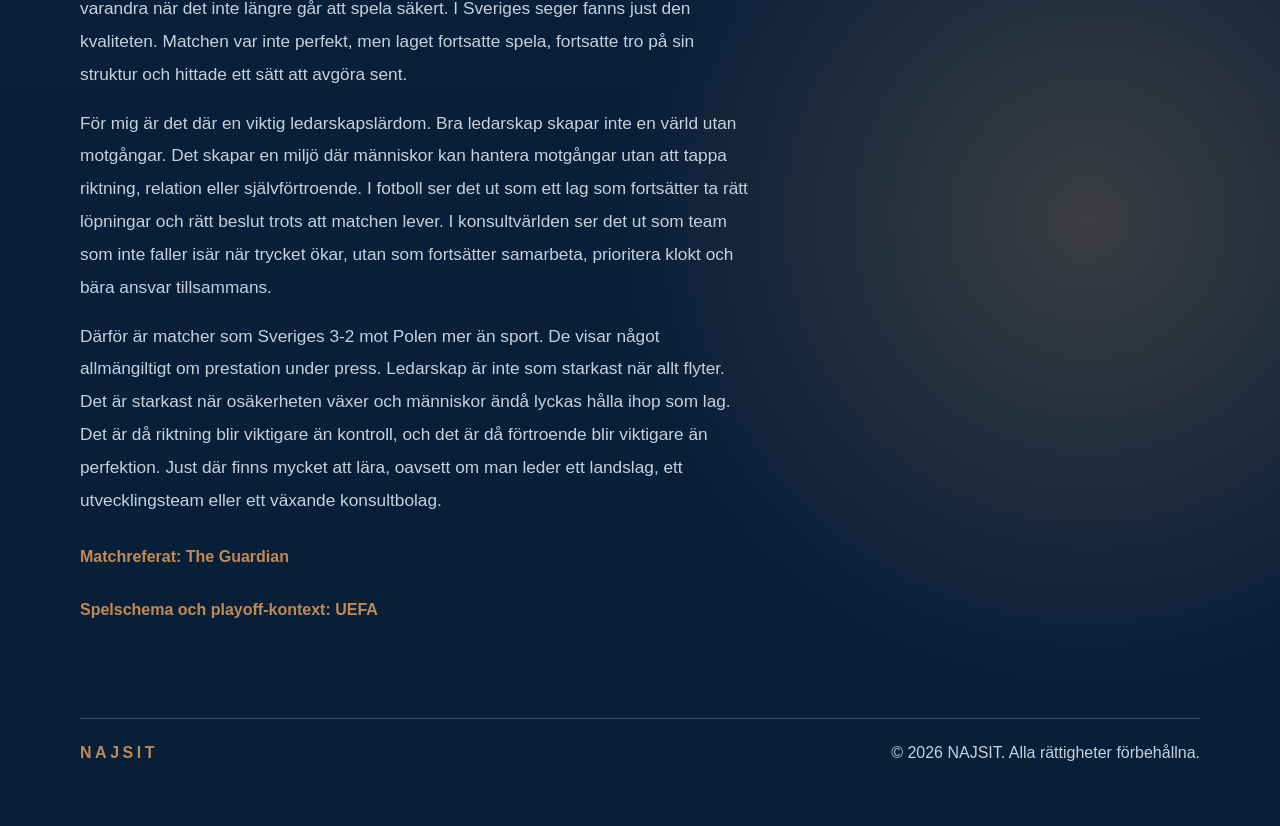
<file: artikel-ledarskap-fotboll.html>
<!DOCTYPE html>
<html lang="sv">
<head>
  <meta charset="UTF-8">
  <meta name="viewport" content="width=device-width, initial-scale=1.0">
  <title>Ledarskap syns tydligast när matchbilden svänger</title>
  <meta
    name="description"
    content="En artikel om ledarskap, fotboll och vad Sveriges 3-2-seger mot Polen den 31 mars 2026 kan lära oss om riktning och ansvar."
  >
  <meta property="og:title" content="Ledarskap syns tydligast när matchbilden svänger">
  <meta
    property="og:description"
    content="Vad Sveriges 3-2-seger mot Polen den 31 mars 2026 säger om ledarskap under press."
  >
  <meta property="og:type" content="article">
  <meta property="og:locale" content="sv_SE">
  <link rel="icon" href="najsit.png">
  <link rel="stylesheet" href="styles.css">
</head>
<body>
  <div class="page-shell">
    <header class="site-header" aria-label="Huvudnavigering">
      <div class="container nav-bar">
        <a class="brand" href="index.html#top" aria-label="NAJSIT hem">
          <img class="brand-mark" src="najsit.png" alt="NAJSIT logotyp">
        </a>
        <div class="nav-actions">
          <nav class="site-nav" aria-label="Sektioner">
            <a href="om-najsit.html">Om</a>
            <a href="index.html#vadgorvi">Vad gör vi</a>
            <a href="index.html#tjanster">Tjänster</a>
            <a href="index.html#uppdrag">Uppdrag</a>
            <a href="index.html#artiklar">Artiklar</a>
            <a href="jobb.html">Jobb</a>
            <a href="index.html#manniskor">Människor</a>
            <a href="index.html#kontakt">Kontakt</a>
          </nav>
          <button class="theme-toggle" type="button" data-theme-toggle aria-label="Byt färgtema">Light mode</button>
        </div>
      </div>
    </header>

    <main>
      <section class="section container article-hero">
        <p class="section-label">Artikel</p>
        <p class="article-meta">31 mars 2026 · Ledarskap</p>
        <h1 class="archive-title">Ledarskap syns tydligast när matchbilden svänger</h1>
        <p class="lead narrow">
          Sveriges 3-2-seger mot Polen i VM-playoffet den 31 mars 2026 var inte bara en dramatisk fotbollsmatch.
          Det var också en tydlig påminnelse om vad ledarskap faktiskt är när trycket stiger.
        </p>
        <a class="button secondary article-back" href="artiklar.html">Till alla artiklar</a>
      </section>

      <div class="divider container"></div>

      <section class="section container article-body">
        <p>
          I efterhand är det lätt att prata om resultatet. Sverige vann med 3-2 mot Polen den 31 mars 2026 och tog sig
          vidare till VM efter ett avgörande sent mål. Men det mest intressanta i matcher som den här är sällan bara
          siffrorna. Det är hur ett lag beter sig när matchen svänger, när kontrollen känns osäker och när varje misstag
          riskerar att bli avgörande. Det är där ledarskap blir synligt på riktigt.
        </p>
        <p>
          Sverige tog ledningen, blev ikappdraget, tog ledningen igen och blev ikappdraget igen. Det är en matchbild som
          lätt skapar stress. I sådana lägen börjar många lag spela mer reaktivt än aktivt. Tempot höjs, besluten blir
          kortare och fler spelare försöker lösa situationen själva. Just därför är sådana matcher så intressanta ur ett
          ledarskapsperspektiv. De visar vilka miljöer som klarar att behålla riktning även när tryggheten försvinner.
        </p>
        <p>
          Bra ledarskap i fotboll handlar inte bara om att stå vid sidlinjen och ropa instruktioner. Det handlar om att
          skapa en struktur som håller när spelarna måste fatta snabba beslut under press. I ett vällett lag vet spelarna
          vad de ska falla tillbaka på när matchbilden blir rörig. Det finns principer, roller och en gemensam förståelse
          som gör att laget inte tappar sig själv bara för att motståndaren får energi eller publiken blir nervös.
        </p>
        <p>
          Det går att översätta direkt till ledarskap i teknikorganisationer. När ett projekt går enligt plan är det enkelt
          att se välorganiserad ut. Det verkliga testet kommer när planen brister, när förutsättningarna ändras eller när
          ett beslut måste tas snabbare än man önskat. Då märks det om ledarskapet har byggt verklig förmåga eller bara
          skapat ett yttre lugn. Ett starkt team behöver inte vara felfritt. Det behöver kunna återta riktning när något
          går fel.
        </p>
        <p>
          Det är också därför ledarskap inte bara kan mätas i vem som tar ordet mest. Ofta syns det i hur laget reagerar
          mellan händelserna. Hur snabbt man samlar sig efter ett baklängesmål. Hur tydligt ansvaret känns i nästa fas.
          Hur väl människor litar på varandra när det inte längre går att spela säkert. I Sveriges seger fanns just den
          kvaliteten. Matchen var inte perfekt, men laget fortsatte spela, fortsatte tro på sin struktur och hittade ett
          sätt att avgöra sent.
        </p>
        <p>
          För mig är det där en viktig ledarskapslärdom. Bra ledarskap skapar inte en värld utan motgångar. Det skapar en
          miljö där människor kan hantera motgångar utan att tappa riktning, relation eller självförtroende. I fotboll ser
          det ut som ett lag som fortsätter ta rätt löpningar och rätt beslut trots att matchen lever. I konsultvärlden ser
          det ut som team som inte faller isär när trycket ökar, utan som fortsätter samarbeta, prioritera klokt och bära
          ansvar tillsammans.
        </p>
        <p>
          Därför är matcher som Sveriges 3-2 mot Polen mer än sport. De visar något allmängiltigt om prestation under press.
          Ledarskap är inte som starkast när allt flyter. Det är starkast när osäkerheten växer och människor ändå lyckas
          hålla ihop som lag. Det är då riktning blir viktigare än kontroll, och det är då förtroende blir viktigare än
          perfektion. Just där finns mycket att lära, oavsett om man leder ett landslag, ett utvecklingsteam eller ett
          växande konsultbolag.
        </p>
        <a class="source-link" href="https://www.theguardian.com/football/2026/mar/31/sweden-poland-world-cup-playoff-match-report" target="_blank" rel="noreferrer">Matchreferat: The Guardian</a>
        <a class="source-link" href="https://www.uefa.com/european-qualifiers/news/02a3-203dbf45b100-5ecc63ed1293-1000--world-cup-2026-european-play-off-semi-finals-highlights-ro/" target="_blank" rel="noreferrer">Spelschema och playoff-kontext: UEFA</a>
      </section>
    </main>

    <footer class="site-footer">
      <div class="container footer-inner">
        <div class="footer-brand">NAJSIT</div>
        <div>&copy; <span id="year"></span> NAJSIT. Alla rättigheter förbehållna.</div>
      </div>
    </footer>
  </div>

  <script src="script.js"></script>
</body>
</html>
</file>
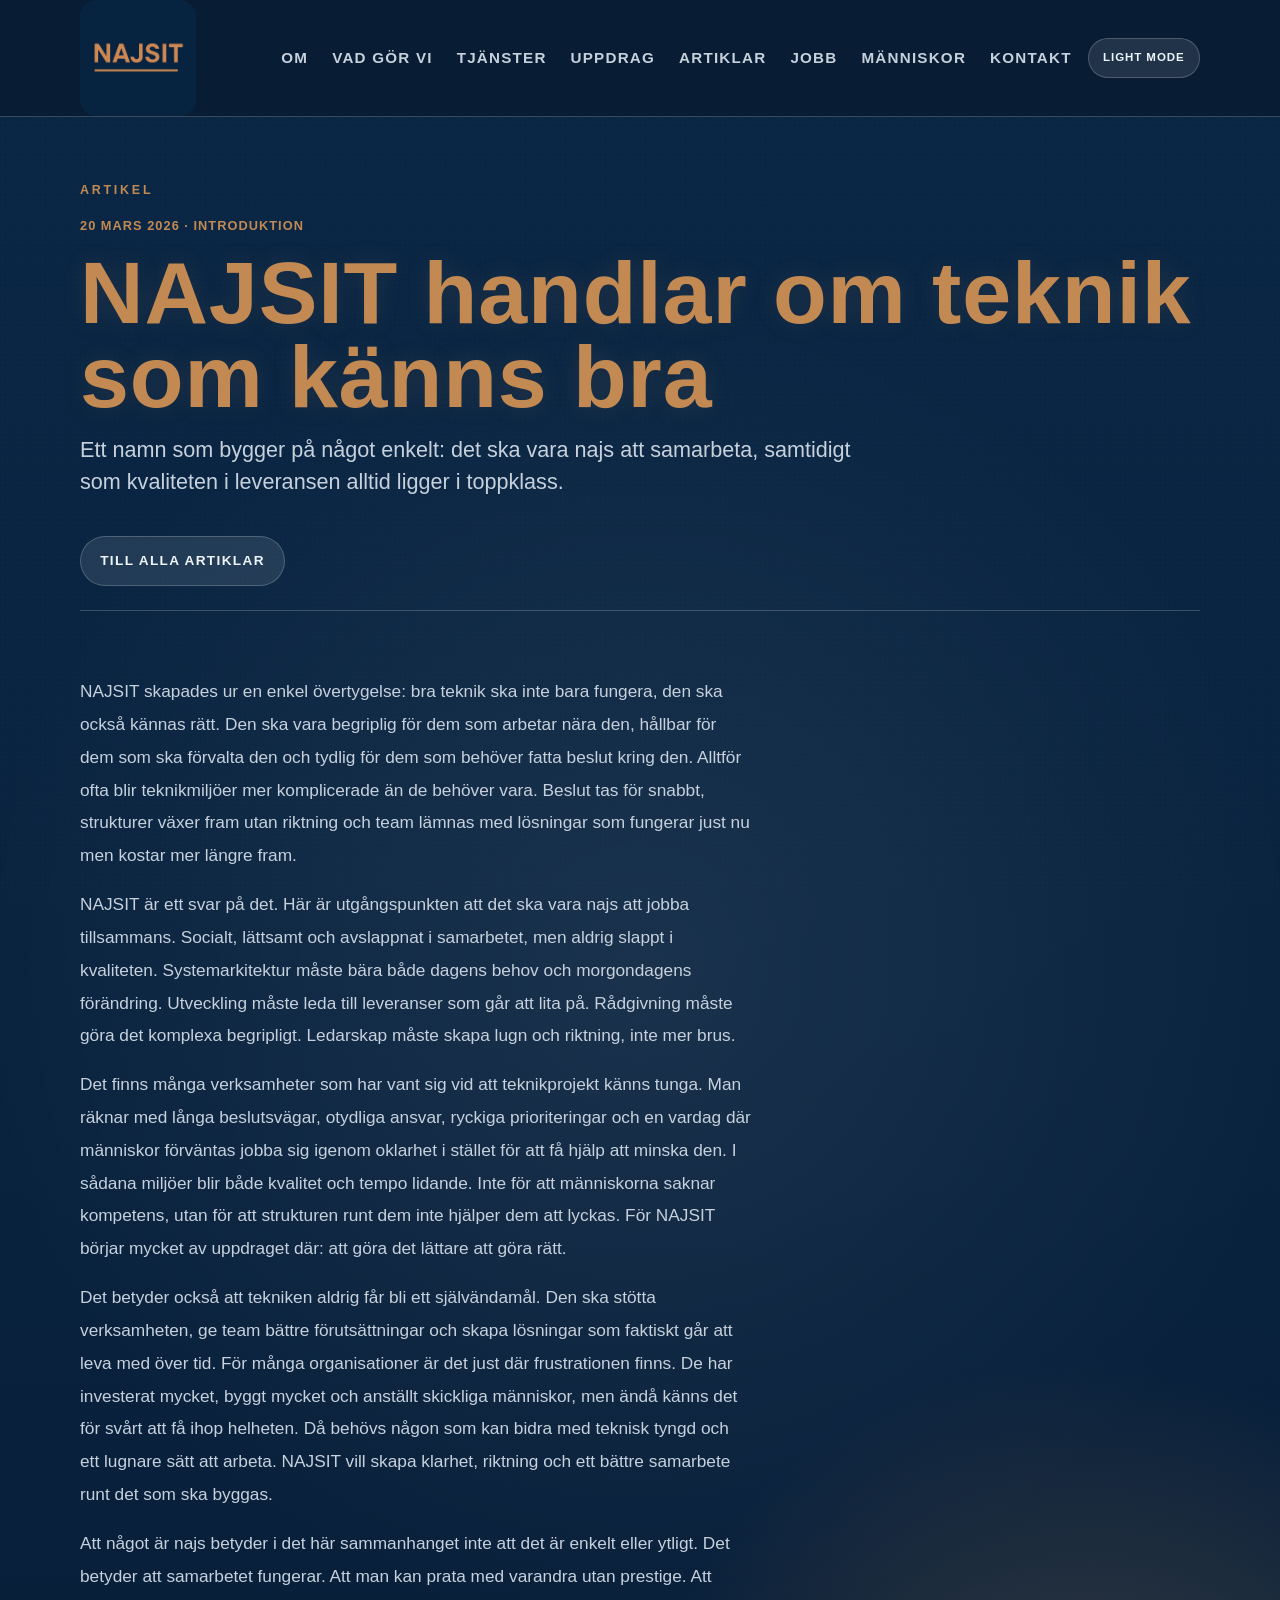
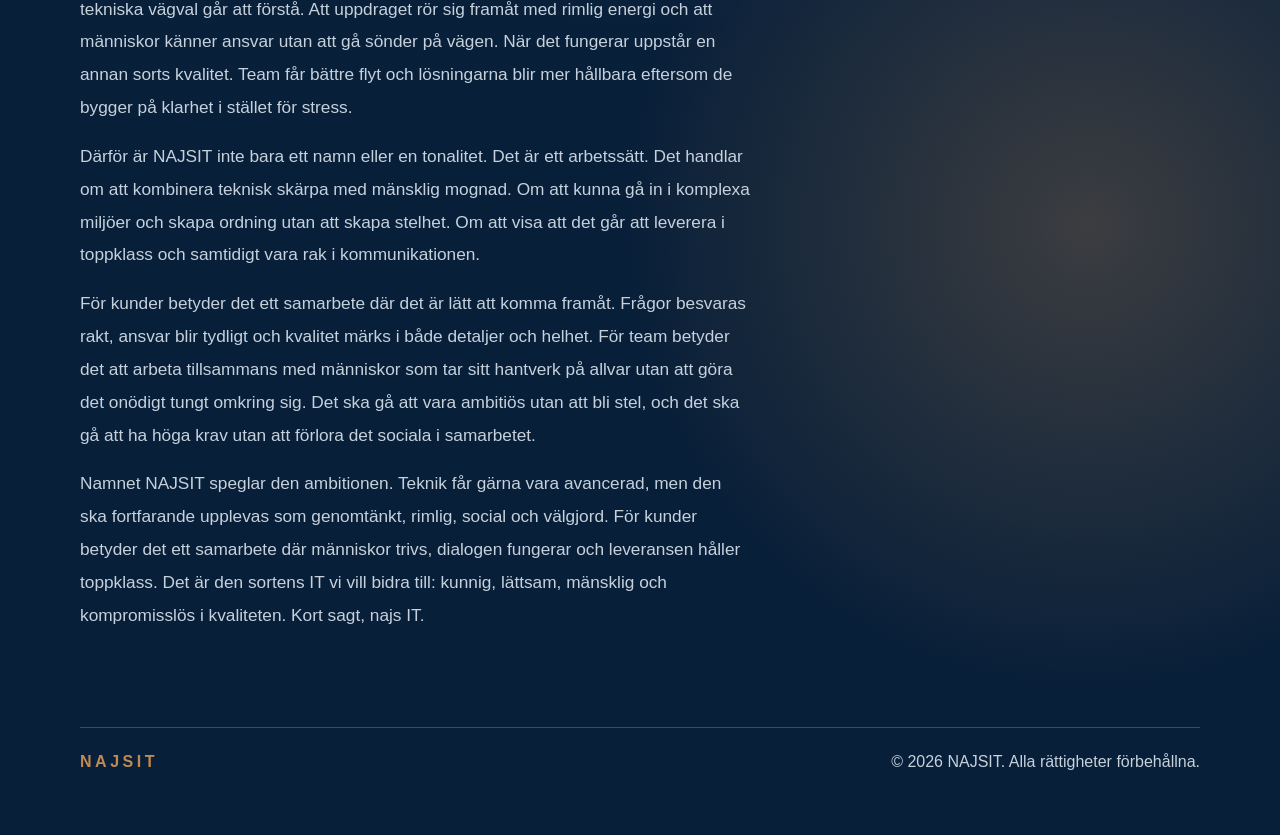
<file: artikel-om-najsit.html>
<!DOCTYPE html>
<html lang="sv">
<head>
  <meta charset="UTF-8">
  <meta name="viewport" content="width=device-width, initial-scale=1.0">
  <title>NAJSIT handlar om teknik som känns bra</title>
  <meta
    name="description"
    content="En artikel om varför NAJSIT finns och varför najs samarbete och toppklass i leveransen hör ihop."
  >
  <meta property="og:title" content="NAJSIT handlar om teknik som känns bra">
  <meta
    property="og:description"
    content="Varför det ska vara najs att arbeta tillsammans, samtidigt som kvaliteten alltid är i toppklass."
  >
  <meta property="og:type" content="article">
  <meta property="og:locale" content="sv_SE">
  <link rel="icon" href="najsit.png">
  <link rel="stylesheet" href="styles.css">
</head>
<body>
  <div class="page-shell">
    <header class="site-header" aria-label="Huvudnavigering">
      <div class="container nav-bar">
        <a class="brand" href="index.html#top" aria-label="NAJSIT hem">
          <img class="brand-mark" src="najsit.png" alt="NAJSIT logotyp">
        </a>
        <div class="nav-actions">
          <nav class="site-nav" aria-label="Sektioner">
            <a href="om-najsit.html">Om</a>
            <a href="index.html#vadgorvi">Vad gör vi</a>
            <a href="index.html#tjanster">Tjänster</a>
            <a href="index.html#uppdrag">Uppdrag</a>
            <a href="index.html#artiklar">Artiklar</a>
            <a href="jobb.html">Jobb</a>
            <a href="index.html#manniskor">Människor</a>
            <a href="index.html#kontakt">Kontakt</a>
          </nav>
          <button class="theme-toggle" type="button" data-theme-toggle aria-label="Byt färgtema">Light mode</button>
        </div>
      </div>
    </header>

    <main>
      <section class="section container article-hero">
        <p class="section-label">Artikel</p>
        <p class="article-meta">20 mars 2026 · Introduktion</p>
        <h1 class="archive-title">NAJSIT handlar om teknik som känns bra</h1>
        <p class="lead narrow">
          Ett namn som bygger på något enkelt: det ska vara najs att samarbeta, samtidigt som
          kvaliteten i leveransen alltid ligger i toppklass.
        </p>
        <a class="button secondary article-back" href="artiklar.html">Till alla artiklar</a>
      </section>

      <div class="divider container"></div>

      <section class="section container article-body">
        <p>
          NAJSIT skapades ur en enkel övertygelse: bra teknik ska inte bara fungera, den ska också kännas rätt.
          Den ska vara begriplig för dem som arbetar nära den, hållbar för dem som ska förvalta den och tydlig
          för dem som behöver fatta beslut kring den. Alltför ofta blir teknikmiljöer mer komplicerade än de
          behöver vara. Beslut tas för snabbt, strukturer växer fram utan riktning och team lämnas med lösningar
          som fungerar just nu men kostar mer längre fram.
        </p>
        <p>
          NAJSIT är ett svar på det. Här är utgångspunkten att det ska vara najs att jobba tillsammans. Socialt,
          lättsamt och avslappnat i samarbetet, men aldrig slappt i kvaliteten. Systemarkitektur måste bära både
          dagens behov och morgondagens förändring. Utveckling måste leda till leveranser som går att lita på.
          Rådgivning måste göra det komplexa begripligt. Ledarskap måste skapa lugn och riktning, inte mer brus.
        </p>
        <p>
          Det finns många verksamheter som har vant sig vid att teknikprojekt känns tunga. Man räknar med långa
          beslutsvägar, otydliga ansvar, ryckiga prioriteringar och en vardag där människor förväntas jobba sig
          igenom oklarhet i stället för att få hjälp att minska den. I sådana miljöer blir både kvalitet och tempo
          lidande. Inte för att människorna saknar kompetens, utan för att strukturen runt dem inte hjälper dem att
          lyckas. För NAJSIT börjar mycket av uppdraget där: att göra det lättare att göra rätt.
        </p>
        <p>
          Det betyder också att tekniken aldrig får bli ett självändamål. Den ska stötta verksamheten, ge team bättre
          förutsättningar och skapa lösningar som faktiskt går att leva med över tid. För många organisationer är det just
          där frustrationen finns. De har investerat mycket, byggt mycket och anställt skickliga människor, men ändå känns
          det för svårt att få ihop helheten. Då behövs någon som kan bidra med teknisk tyngd och ett lugnare sätt att
          arbeta. NAJSIT vill skapa klarhet, riktning och ett bättre samarbete runt det som ska byggas.
        </p>
        <p>
          Att något är najs betyder i det här sammanhanget inte att det är enkelt eller ytligt. Det betyder att
          samarbetet fungerar. Att man kan prata med varandra utan prestige. Att tekniska vägval går att förstå.
          Att uppdraget rör sig framåt med rimlig energi och att människor känner ansvar utan att gå sönder på vägen.
          När det fungerar uppstår en annan sorts kvalitet. Team får bättre flyt och lösningarna blir mer hållbara
          eftersom de bygger på klarhet i stället för stress.
        </p>
        <p>
          Därför är NAJSIT inte bara ett namn eller en tonalitet. Det är ett arbetssätt. Det handlar om att kombinera
          teknisk skärpa med mänsklig mognad. Om att kunna gå in i komplexa miljöer och skapa ordning utan att skapa
          stelhet. Om att visa att det går att leverera i toppklass och samtidigt vara rak i kommunikationen.
        </p>
        <p>
          För kunder betyder det ett samarbete där det är lätt att komma framåt. Frågor besvaras rakt, ansvar blir tydligt
          och kvalitet märks i både detaljer och helhet. För team betyder det att arbeta tillsammans med människor som tar
          sitt hantverk på allvar utan att göra det onödigt tungt omkring sig. Det ska gå att vara ambitiös utan att bli
          stel, och det ska gå att ha höga krav utan att förlora det sociala i samarbetet.
        </p>
        <p>
          Namnet NAJSIT speglar den ambitionen. Teknik får gärna vara avancerad, men den ska fortfarande upplevas
          som genomtänkt, rimlig, social och välgjord. För kunder betyder det ett samarbete där människor trivs,
          dialogen fungerar och leveransen håller toppklass. Det är den sortens IT vi vill bidra till:
          kunnig, lättsam, mänsklig och kompromisslös i kvaliteten. Kort sagt, najs IT.
        </p>
      </section>
    </main>

    <footer class="site-footer">
      <div class="container footer-inner">
        <div class="footer-brand">NAJSIT</div>
        <div>&copy; <span id="year"></span> NAJSIT. Alla rättigheter förbehållna.</div>
      </div>
    </footer>
  </div>

  <script src="script.js"></script>
</body>
</html>
</file>
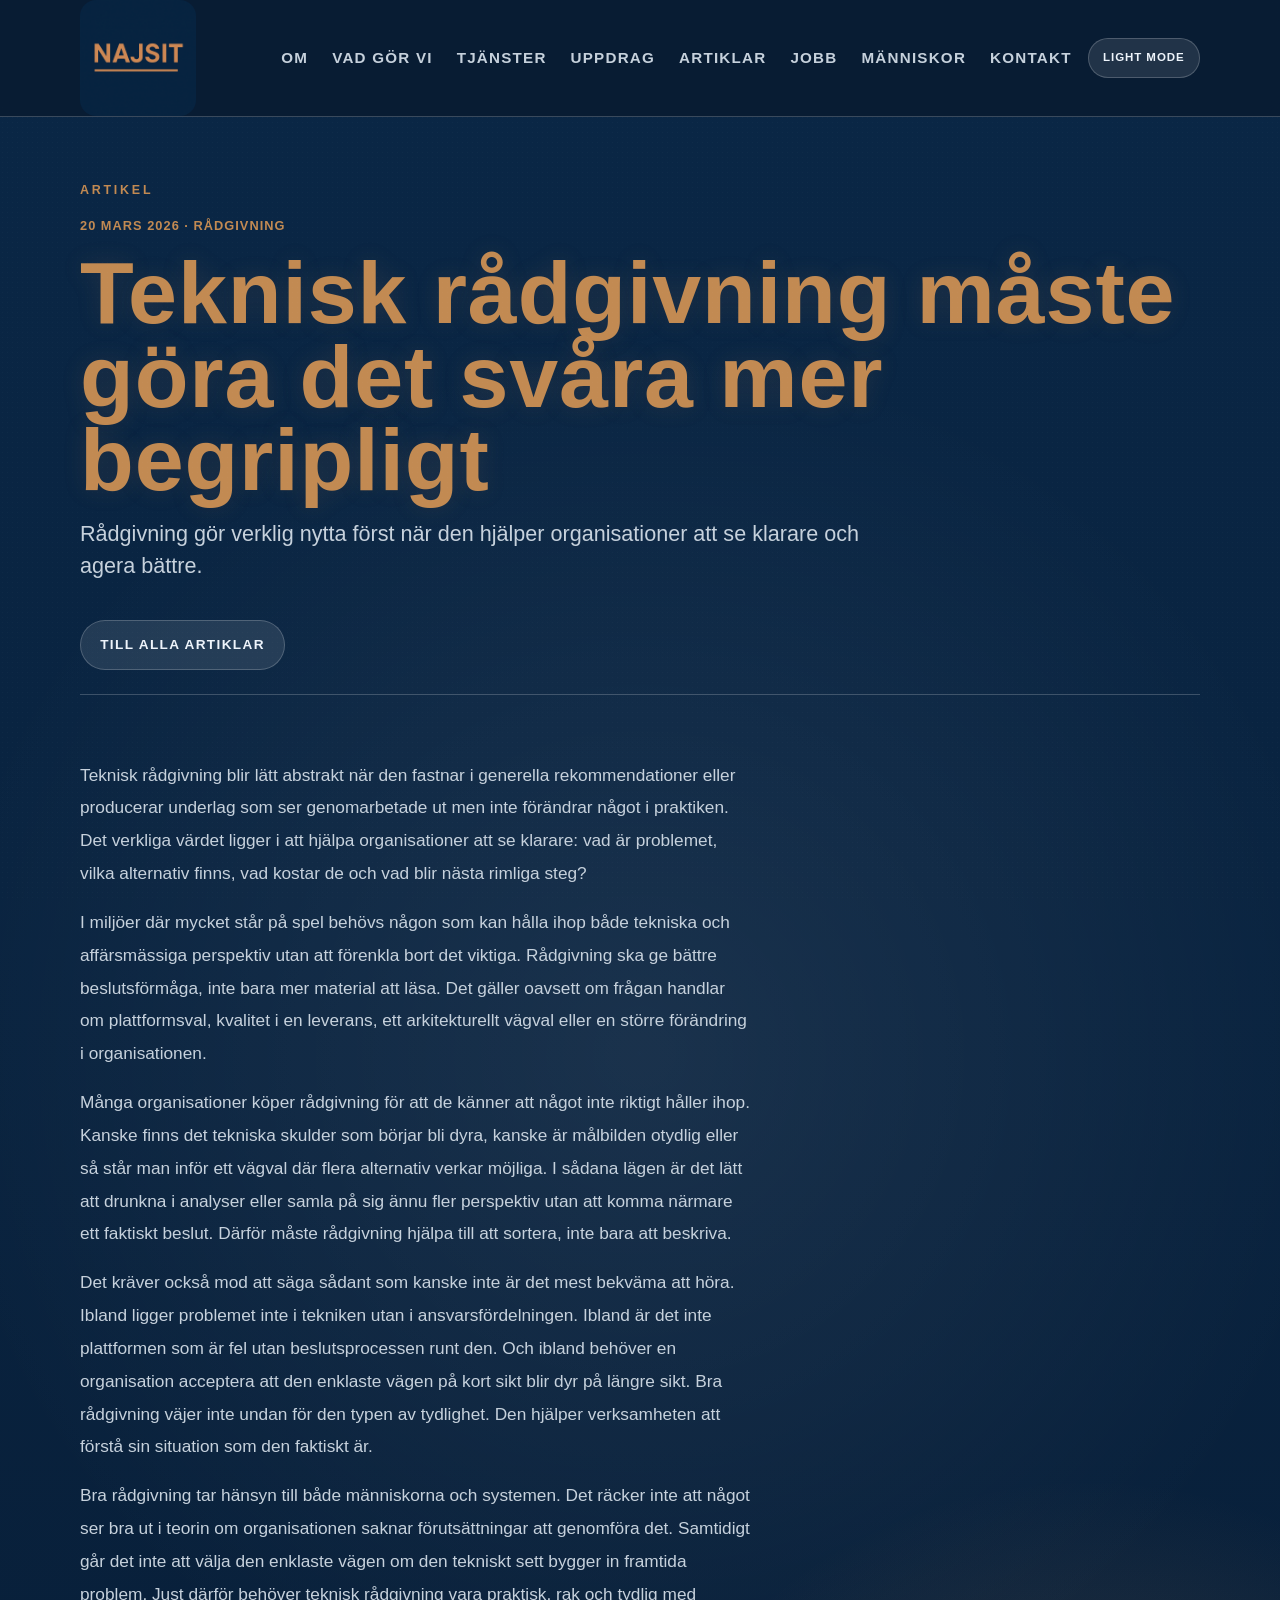
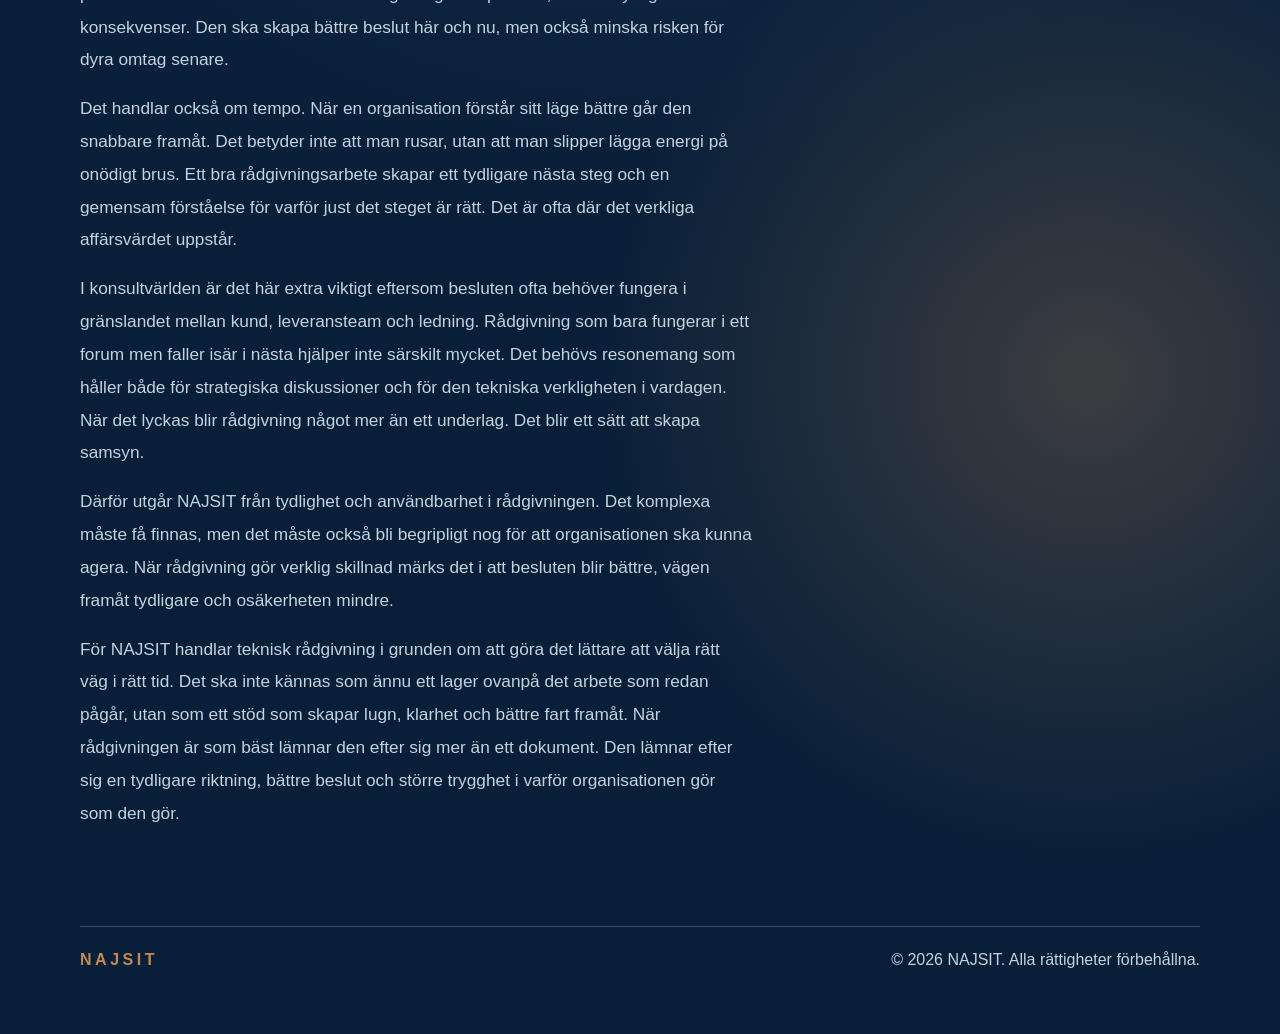
<file: artikel-radgivning.html>
<!DOCTYPE html>
<html lang="sv">
<head>
  <meta charset="UTF-8">
  <meta name="viewport" content="width=device-width, initial-scale=1.0">
  <title>Teknisk rådgivning måste göra det svåra mer begripligt</title>
  <meta
    name="description"
    content="En artikel om teknisk rådgivning och varför den ska leda till bättre beslut, inte bara mer material."
  >
  <meta property="og:title" content="Teknisk rådgivning måste göra det svåra mer begripligt">
  <meta
    property="og:description"
    content="Rådgivning är värdefull först när den skapar bättre beslut och mindre osäkerhet."
  >
  <meta property="og:type" content="article">
  <meta property="og:locale" content="sv_SE">
  <link rel="icon" href="najsit.png">
  <link rel="stylesheet" href="styles.css">
</head>
<body>
  <div class="page-shell">
    <header class="site-header" aria-label="Huvudnavigering">
      <div class="container nav-bar">
        <a class="brand" href="index.html#top" aria-label="NAJSIT hem">
          <img class="brand-mark" src="najsit.png" alt="NAJSIT logotyp">
        </a>
        <div class="nav-actions">
          <nav class="site-nav" aria-label="Sektioner">
            <a href="om-najsit.html">Om</a>
            <a href="index.html#vadgorvi">Vad gör vi</a>
            <a href="index.html#tjanster">Tjänster</a>
            <a href="index.html#uppdrag">Uppdrag</a>
            <a href="index.html#artiklar">Artiklar</a>
            <a href="jobb.html">Jobb</a>
            <a href="index.html#manniskor">Människor</a>
            <a href="index.html#kontakt">Kontakt</a>
          </nav>
          <button class="theme-toggle" type="button" data-theme-toggle aria-label="Byt färgtema">Light mode</button>
        </div>
      </div>
    </header>

    <main>
      <section class="section container article-hero">
        <p class="section-label">Artikel</p>
        <p class="article-meta">20 mars 2026 · Rådgivning</p>
        <h1 class="archive-title">Teknisk rådgivning måste göra det svåra mer begripligt</h1>
        <p class="lead narrow">
          Rådgivning gör verklig nytta först när den hjälper organisationer att se klarare och agera bättre.
        </p>
        <a class="button secondary article-back" href="artiklar.html">Till alla artiklar</a>
      </section>

      <div class="divider container"></div>

      <section class="section container article-body">
        <p>
          Teknisk rådgivning blir lätt abstrakt när den fastnar i generella rekommendationer eller producerar underlag
          som ser genomarbetade ut men inte förändrar något i praktiken. Det verkliga värdet ligger i att hjälpa
          organisationer att se klarare: vad är problemet, vilka alternativ finns, vad kostar de och vad blir nästa
          rimliga steg?
        </p>
        <p>
          I miljöer där mycket står på spel behövs någon som kan hålla ihop både tekniska och affärsmässiga perspektiv
          utan att förenkla bort det viktiga. Rådgivning ska ge bättre beslutsförmåga, inte bara mer material att läsa.
          Det gäller oavsett om frågan handlar om plattformsval, kvalitet i en leverans, ett arkitekturellt vägval eller
          en större förändring i organisationen.
        </p>
        <p>
          Många organisationer köper rådgivning för att de känner att något inte riktigt håller ihop. Kanske finns det
          tekniska skulder som börjar bli dyra, kanske är målbilden otydlig eller så står man inför ett vägval där flera
          alternativ verkar möjliga. I sådana lägen är det lätt att drunkna i analyser eller samla på sig ännu fler
          perspektiv utan att komma närmare ett faktiskt beslut. Därför måste rådgivning hjälpa till att sortera, inte
          bara att beskriva.
        </p>
        <p>
          Det kräver också mod att säga sådant som kanske inte är det mest bekväma att höra. Ibland ligger problemet inte i
          tekniken utan i ansvarsfördelningen. Ibland är det inte plattformen som är fel utan beslutsprocessen runt den.
          Och ibland behöver en organisation acceptera att den enklaste vägen på kort sikt blir dyr på längre sikt. Bra
          rådgivning väjer inte undan för den typen av tydlighet. Den hjälper verksamheten att förstå sin situation som den
          faktiskt är.
        </p>
        <p>
          Bra rådgivning tar hänsyn till både människorna och systemen. Det räcker inte att något ser bra ut i teorin om
          organisationen saknar förutsättningar att genomföra det. Samtidigt går det inte att välja den enklaste vägen
          om den tekniskt sett bygger in framtida problem. Just därför behöver teknisk rådgivning vara praktisk, rak och
          tydlig med konsekvenser. Den ska skapa bättre beslut här och nu, men också minska risken för dyra omtag senare.
        </p>
        <p>
          Det handlar också om tempo. När en organisation förstår sitt läge bättre går den snabbare framåt. Det betyder
          inte att man rusar, utan att man slipper lägga energi på onödigt brus. Ett bra rådgivningsarbete skapar ett
          tydligare nästa steg och en gemensam förståelse för varför just det steget är rätt. Det är ofta där det verkliga
          affärsvärdet uppstår.
        </p>
        <p>
          I konsultvärlden är det här extra viktigt eftersom besluten ofta behöver fungera i gränslandet mellan kund,
          leveransteam och ledning. Rådgivning som bara fungerar i ett forum men faller isär i nästa hjälper inte särskilt
          mycket. Det behövs resonemang som håller både för strategiska diskussioner och för den tekniska verkligheten i
          vardagen. När det lyckas blir rådgivning något mer än ett underlag. Det blir ett sätt att skapa samsyn.
        </p>
        <p>
          Därför utgår NAJSIT från tydlighet och användbarhet i rådgivningen. Det komplexa måste få finnas, men det måste
          också bli begripligt nog för att organisationen ska kunna agera. När rådgivning gör verklig skillnad märks det i
          att besluten blir bättre, vägen framåt tydligare och osäkerheten mindre.
        </p>
        <p>
          För NAJSIT handlar teknisk rådgivning i grunden om att göra det lättare att välja rätt väg i rätt tid. Det ska
          inte kännas som ännu ett lager ovanpå det arbete som redan pågår, utan som ett stöd som skapar lugn, klarhet och
          bättre fart framåt. När rådgivningen är som bäst lämnar den efter sig mer än ett dokument. Den lämnar efter sig en
          tydligare riktning, bättre beslut och större trygghet i varför organisationen gör som den gör.
        </p>
      </section>
    </main>

    <footer class="site-footer">
      <div class="container footer-inner">
        <div class="footer-brand">NAJSIT</div>
        <div>&copy; <span id="year"></span> NAJSIT. Alla rättigheter förbehållna.</div>
      </div>
    </footer>
  </div>

  <script src="script.js"></script>
</body>
</html>
</file>
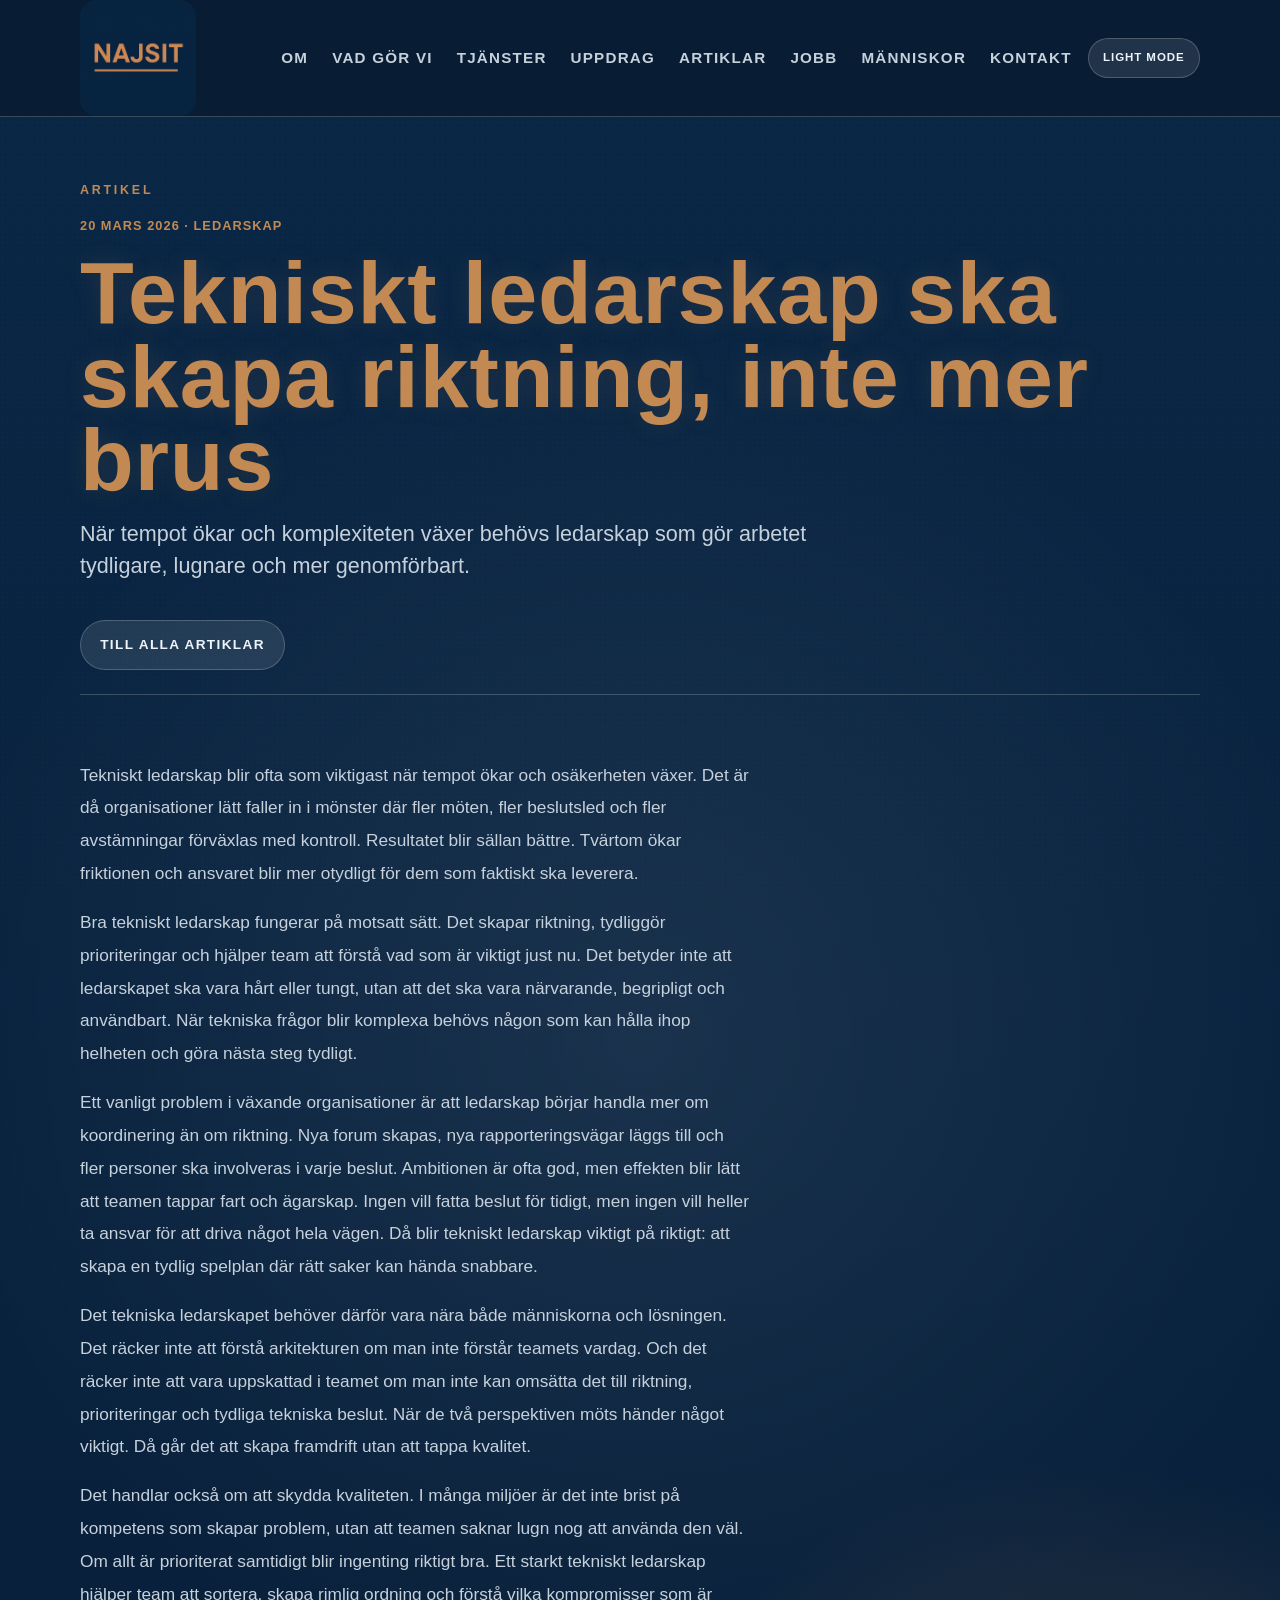
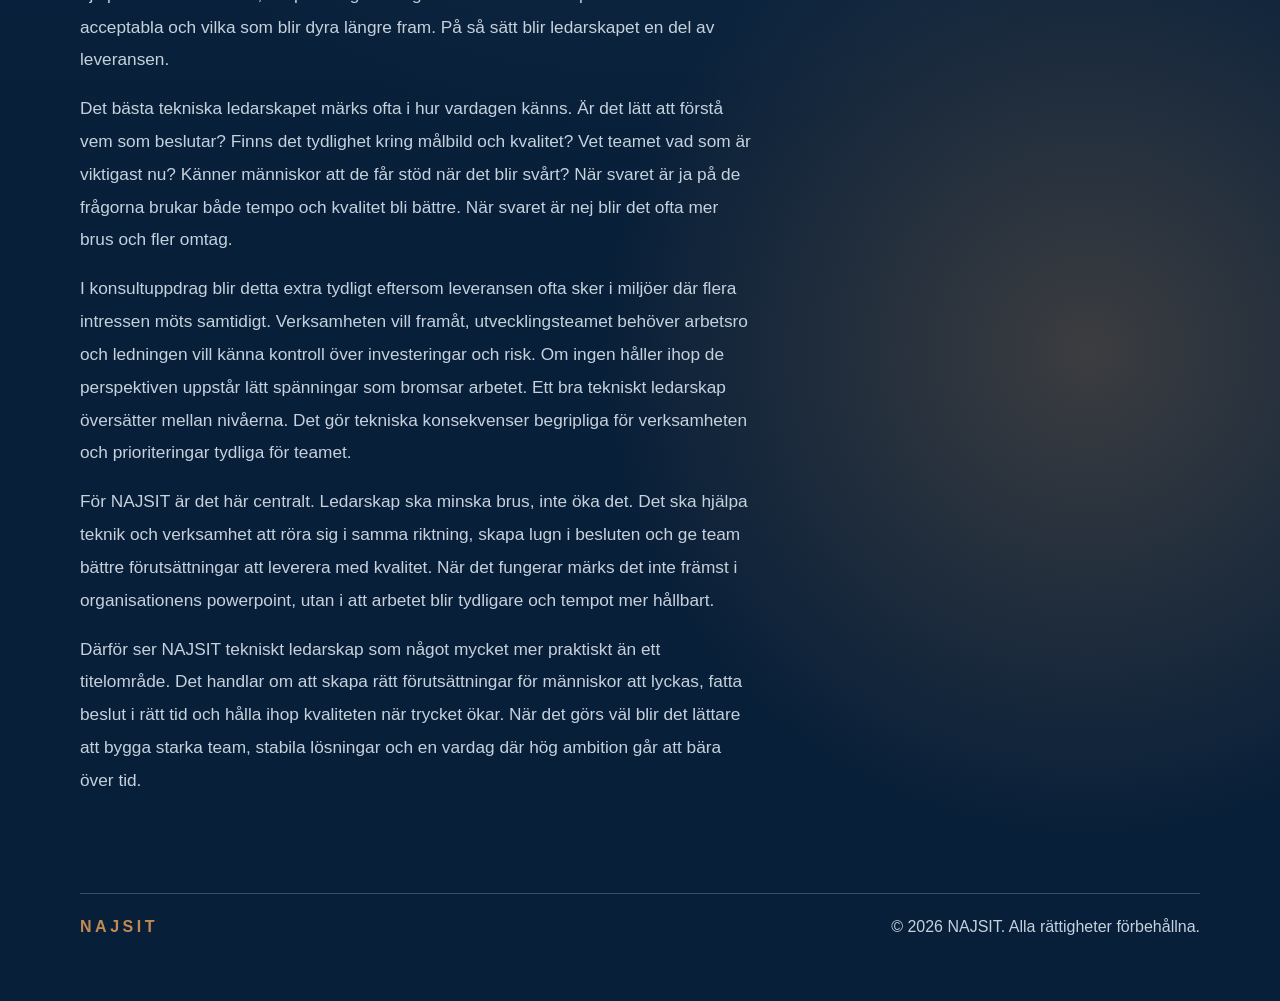
<file: artikel-tekniskt-ledarskap.html>
<!DOCTYPE html>
<html lang="sv">
<head>
  <meta charset="UTF-8">
  <meta name="viewport" content="width=device-width, initial-scale=1.0">
  <title>Tekniskt ledarskap ska skapa riktning, inte mer brus</title>
  <meta
    name="description"
    content="En artikel om tekniskt ledarskap och varför det ska skapa lugn, tydlighet och framdrift."
  >
  <meta property="og:title" content="Tekniskt ledarskap ska skapa riktning, inte mer brus">
  <meta
    property="og:description"
    content="När tempot ökar behövs ledarskap som minskar brus och skapar tydlighet."
  >
  <meta property="og:type" content="article">
  <meta property="og:locale" content="sv_SE">
  <link rel="icon" href="najsit.png">
  <link rel="stylesheet" href="styles.css">
</head>
<body>
  <div class="page-shell">
    <header class="site-header" aria-label="Huvudnavigering">
      <div class="container nav-bar">
        <a class="brand" href="index.html#top" aria-label="NAJSIT hem">
          <img class="brand-mark" src="najsit.png" alt="NAJSIT logotyp">
        </a>
        <div class="nav-actions">
          <nav class="site-nav" aria-label="Sektioner">
            <a href="om-najsit.html">Om</a>
            <a href="index.html#vadgorvi">Vad gör vi</a>
            <a href="index.html#tjanster">Tjänster</a>
            <a href="index.html#uppdrag">Uppdrag</a>
            <a href="index.html#artiklar">Artiklar</a>
            <a href="jobb.html">Jobb</a>
            <a href="index.html#manniskor">Människor</a>
            <a href="index.html#kontakt">Kontakt</a>
          </nav>
          <button class="theme-toggle" type="button" data-theme-toggle aria-label="Byt färgtema">Light mode</button>
        </div>
      </div>
    </header>

    <main>
      <section class="section container article-hero">
        <p class="section-label">Artikel</p>
        <p class="article-meta">20 mars 2026 · Ledarskap</p>
        <h1 class="archive-title">Tekniskt ledarskap ska skapa riktning, inte mer brus</h1>
        <p class="lead narrow">
          När tempot ökar och komplexiteten växer behövs ledarskap som gör arbetet tydligare,
          lugnare och mer genomförbart.
        </p>
        <a class="button secondary article-back" href="artiklar.html">Till alla artiklar</a>
      </section>

      <div class="divider container"></div>

      <section class="section container article-body">
        <p>
          Tekniskt ledarskap blir ofta som viktigast när tempot ökar och osäkerheten växer. Det är då organisationer
          lätt faller in i mönster där fler möten, fler beslutsled och fler avstämningar förväxlas med kontroll.
          Resultatet blir sällan bättre. Tvärtom ökar friktionen och ansvaret blir mer otydligt för dem som faktiskt
          ska leverera.
        </p>
        <p>
          Bra tekniskt ledarskap fungerar på motsatt sätt. Det skapar riktning, tydliggör prioriteringar och hjälper
          team att förstå vad som är viktigt just nu. Det betyder inte att ledarskapet ska vara hårt eller tungt, utan
          att det ska vara närvarande, begripligt och användbart. När tekniska frågor blir komplexa behövs någon som
          kan hålla ihop helheten och göra nästa steg tydligt.
        </p>
        <p>
          Ett vanligt problem i växande organisationer är att ledarskap börjar handla mer om koordinering än om riktning.
          Nya forum skapas, nya rapporteringsvägar läggs till och fler personer ska involveras i varje beslut. Ambitionen
          är ofta god, men effekten blir lätt att teamen tappar fart och ägarskap. Ingen vill fatta beslut för tidigt, men
          ingen vill heller ta ansvar för att driva något hela vägen. Då blir tekniskt ledarskap viktigt på riktigt: att
          skapa en tydlig spelplan där rätt saker kan hända snabbare.
        </p>
        <p>
          Det tekniska ledarskapet behöver därför vara nära både människorna och lösningen. Det räcker inte att förstå
          arkitekturen om man inte förstår teamets vardag. Och det räcker inte att vara uppskattad i teamet om man inte kan
          omsätta det till riktning, prioriteringar och tydliga tekniska beslut. När de två perspektiven möts händer något
          viktigt. Då går det att skapa framdrift utan att tappa kvalitet.
        </p>
        <p>
          Det handlar också om att skydda kvaliteten. I många miljöer är det inte brist på kompetens som skapar problem,
          utan att teamen saknar lugn nog att använda den väl. Om allt är prioriterat samtidigt blir ingenting riktigt bra.
          Ett starkt tekniskt ledarskap hjälper team att sortera, skapa rimlig ordning och förstå vilka kompromisser som är
          acceptabla och vilka som blir dyra längre fram. På så sätt blir ledarskapet en del av leveransen.
        </p>
        <p>
          Det bästa tekniska ledarskapet märks ofta i hur vardagen känns. Är det lätt att förstå vem som beslutar? Finns det
          tydlighet kring målbild och kvalitet? Vet teamet vad som är viktigast nu? Känner människor att de får stöd när det
          blir svårt? När svaret är ja på de frågorna brukar både tempo och kvalitet bli bättre. När svaret är nej blir det
          ofta mer brus och fler omtag.
        </p>
        <p>
          I konsultuppdrag blir detta extra tydligt eftersom leveransen ofta sker i miljöer där flera intressen möts samtidigt.
          Verksamheten vill framåt, utvecklingsteamet behöver arbetsro och ledningen vill känna kontroll över investeringar och
          risk. Om ingen håller ihop de perspektiven uppstår lätt spänningar som bromsar arbetet. Ett bra tekniskt ledarskap
          översätter mellan nivåerna. Det gör tekniska konsekvenser begripliga för verksamheten och prioriteringar
          tydliga för teamet.
        </p>
        <p>
          För NAJSIT är det här centralt. Ledarskap ska minska brus, inte öka det. Det ska hjälpa teknik och
          verksamhet att röra sig i samma riktning, skapa lugn i besluten och ge team bättre förutsättningar att
          leverera med kvalitet. När det fungerar märks det inte främst i organisationens powerpoint, utan i att
          arbetet blir tydligare och tempot mer hållbart.
        </p>
        <p>
          Därför ser NAJSIT tekniskt ledarskap som något mycket mer praktiskt än ett titelområde. Det handlar om att skapa
          rätt förutsättningar för människor att lyckas, fatta beslut i rätt tid och hålla ihop kvaliteten när trycket ökar.
          När det görs väl blir det lättare att bygga starka team, stabila lösningar och
          en vardag där hög ambition går att bära över tid.
        </p>
      </section>
    </main>

    <footer class="site-footer">
      <div class="container footer-inner">
        <div class="footer-brand">NAJSIT</div>
        <div>&copy; <span id="year"></span> NAJSIT. Alla rättigheter förbehållna.</div>
      </div>
    </footer>
  </div>

  <script src="script.js"></script>
</body>
</html>
</file>
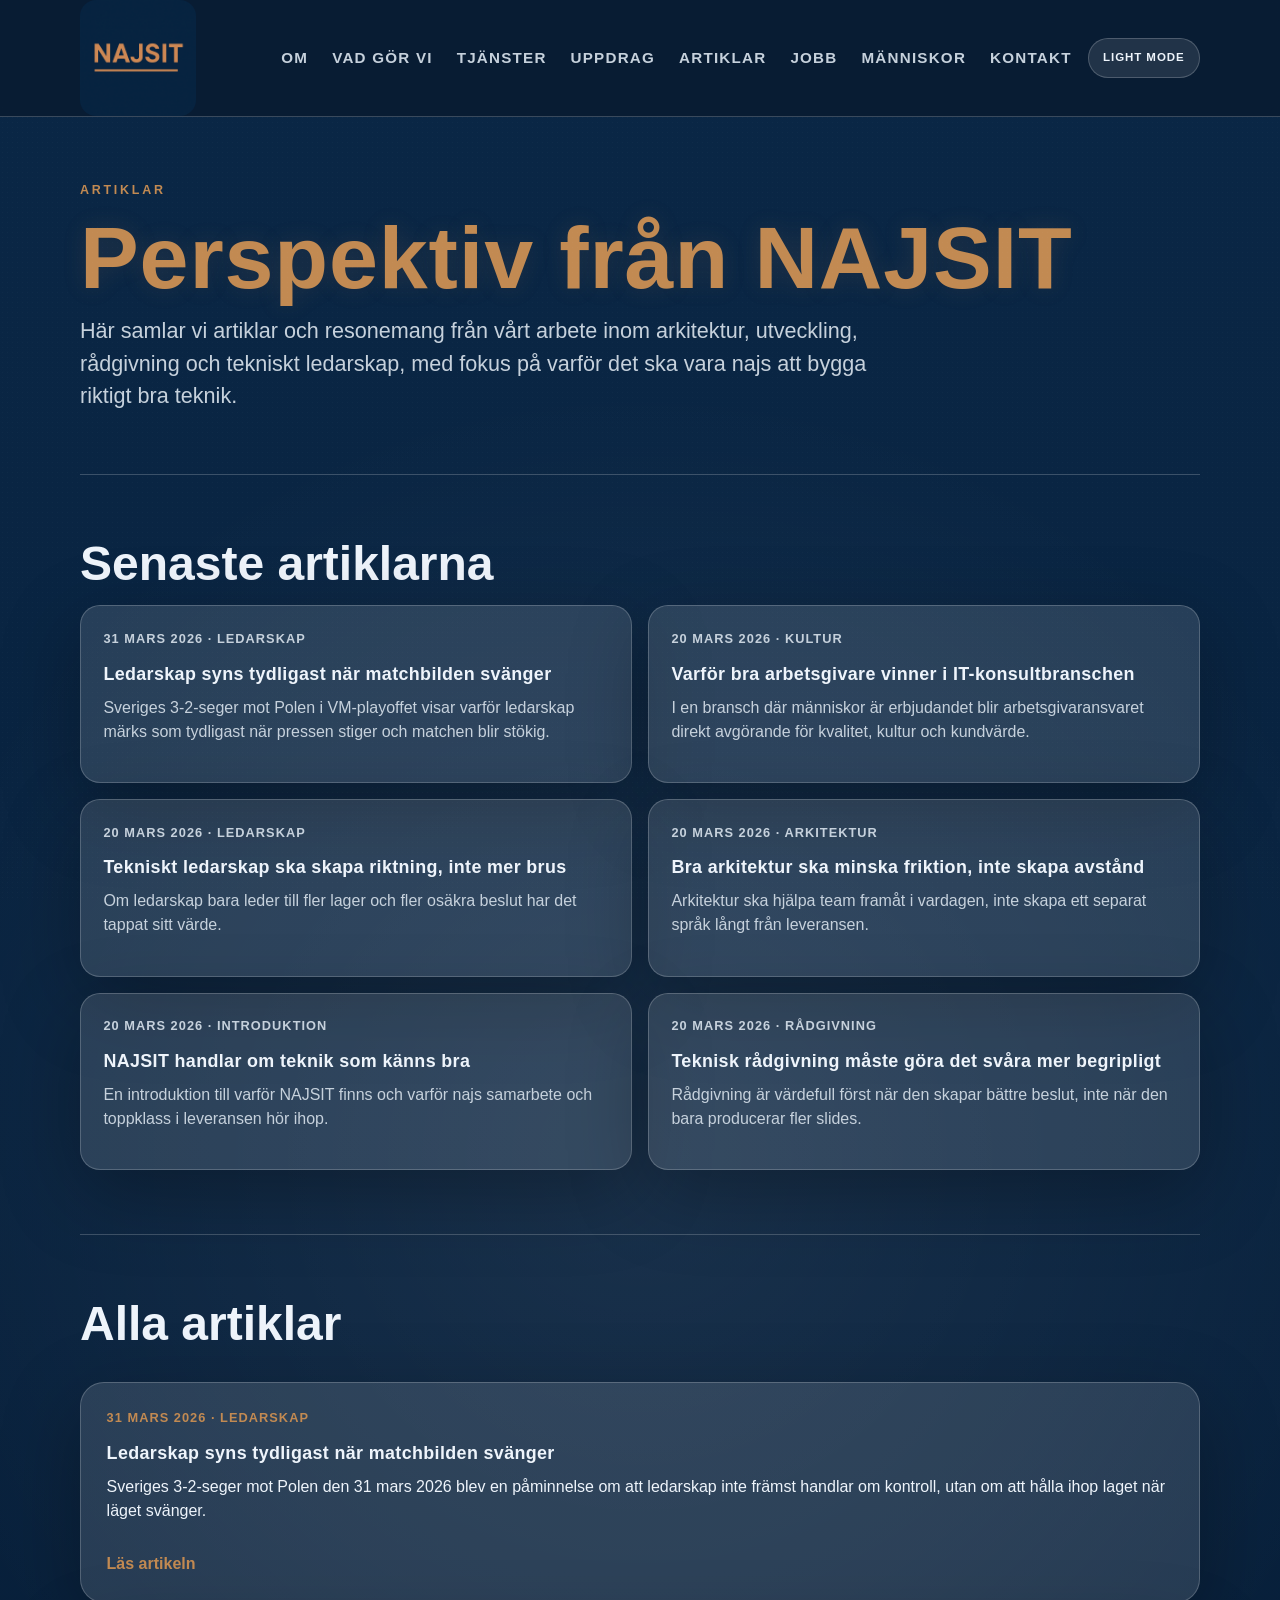
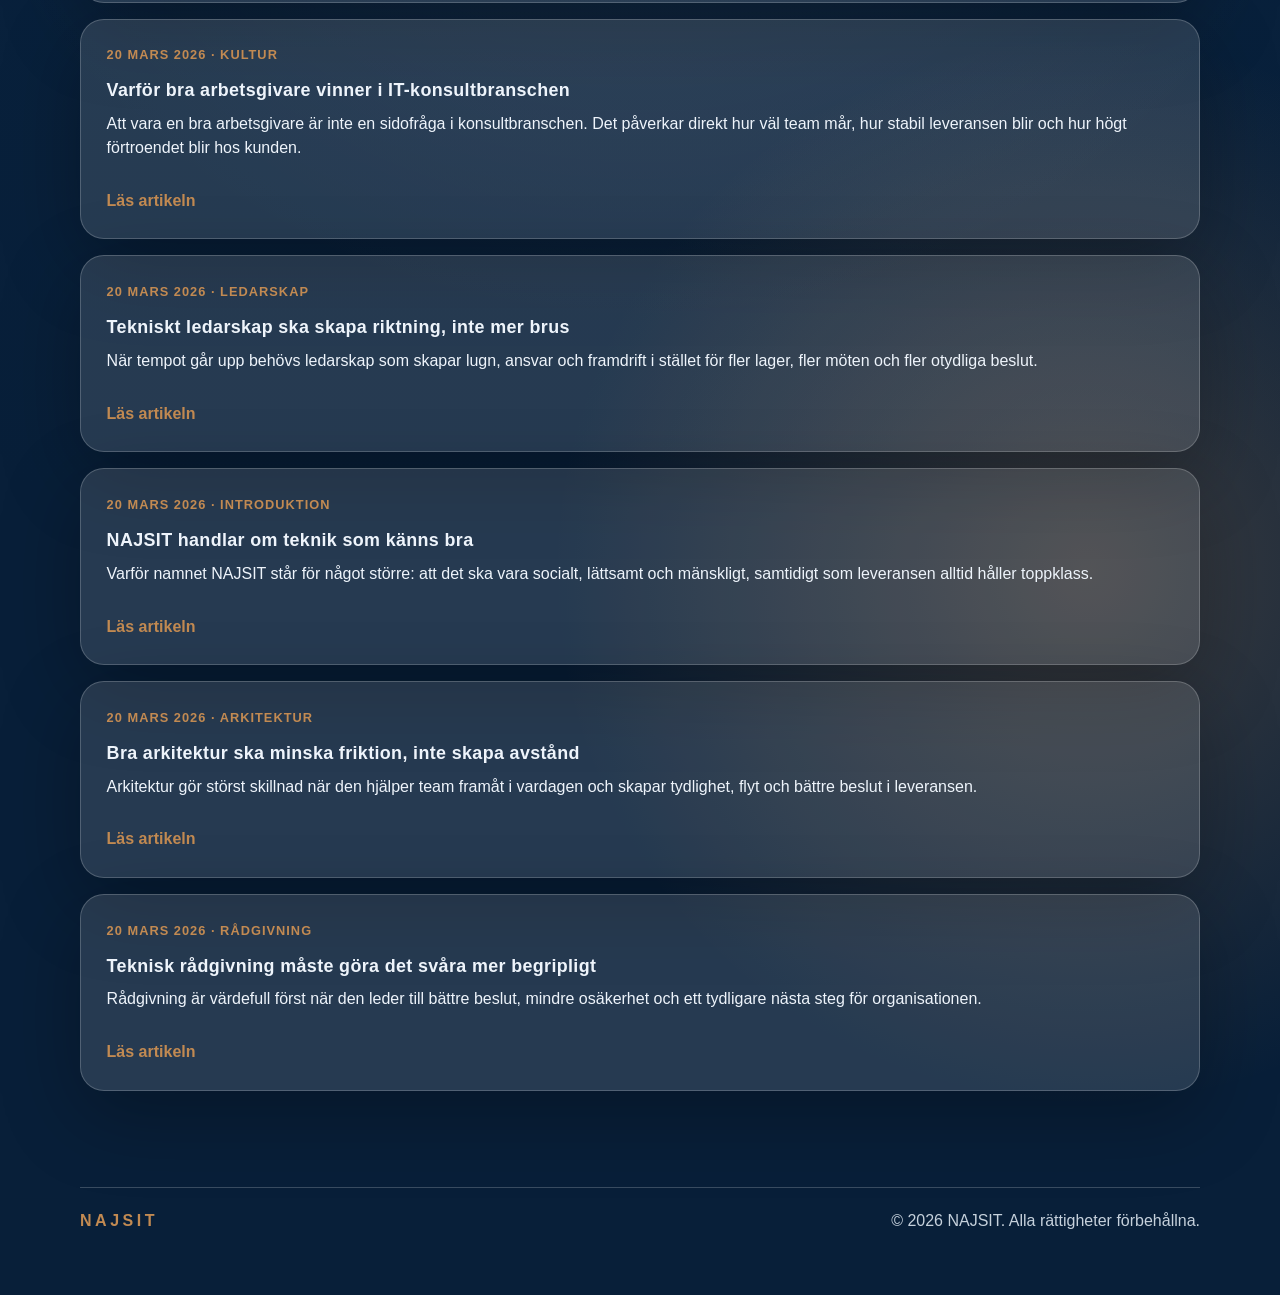
<file: artiklar.html>
<!DOCTYPE html>
<html lang="sv">
<head>
  <meta charset="UTF-8">
  <meta name="viewport" content="width=device-width, initial-scale=1.0">
  <title>NAJSIT - Artiklar</title>
  <meta
    name="description"
    content="NAJSITs artiklar om teknik, arkitektur, ledarskap och varför det går att vara najs och leverera i toppklass samtidigt."
  >
  <meta property="og:title" content="NAJSIT - Artiklar">
  <meta
    property="og:description"
    content="Egna artiklar från NAJSIT om teknik, ledarskap och hur mänskliga samarbeten kan gå hand i hand med toppkvalitet."
  >
  <meta property="og:type" content="website">
  <meta property="og:locale" content="sv_SE">
  <link rel="icon" href="najsit.png">
  <link rel="stylesheet" href="styles.css">
</head>
<body>
  <div class="page-shell">
    <header class="site-header" aria-label="Huvudnavigering">
      <div class="container nav-bar">
        <a class="brand" href="index.html#top" aria-label="NAJSIT hem">
          <img class="brand-mark" src="najsit.png" alt="NAJSIT logotyp">
        </a>
        <div class="nav-actions">
          <nav class="site-nav" aria-label="Sektioner">
            <a href="om-najsit.html">Om</a>
            <a href="index.html#vadgorvi">Vad gör vi</a>
            <a href="index.html#tjanster">Tjänster</a>
            <a href="index.html#uppdrag">Uppdrag</a>
            <a href="index.html#artiklar">Artiklar</a>
            <a href="jobb.html">Jobb</a>
            <a href="index.html#manniskor">Människor</a>
            <a href="index.html#kontakt">Kontakt</a>
          </nav>
          <button class="theme-toggle" type="button" data-theme-toggle aria-label="Byt färgtema">Light mode</button>
        </div>
      </div>
    </header>

    <main>
      <section class="section container archive-hero">
        <p class="section-label">Artiklar</p>
        <h1 class="archive-title">Perspektiv från NAJSIT</h1>
        <p class="lead narrow">
          Här samlar vi artiklar och resonemang från vårt arbete inom arkitektur,
          utveckling, rådgivning och tekniskt ledarskap, med fokus på varför det ska vara najs att bygga riktigt bra teknik.
        </p>
      </section>

      <div class="divider container"></div>

      <section class="section container" aria-labelledby="featured-posts-title">
        <h2 id="featured-posts-title">Senaste artiklarna</h2>
        <div class="cards market-cards blog-grid">
          <a class="news-card-link" href="artikel-ledarskap-fotboll.html">
            <article class="card news-card">
              <p class="news-meta">31 mars 2026 · Ledarskap</p>
              <h3>Ledarskap syns tydligast när matchbilden svänger</h3>
              <p>
                Sveriges 3-2-seger mot Polen i VM-playoffet visar varför ledarskap märks som tydligast
                när pressen stiger och matchen blir stökig.
              </p>
            </article>
          </a>
          <a class="news-card-link" href="artikel-arbetsgivare.html">
            <article class="card news-card">
              <p class="news-meta">20 mars 2026 · Kultur</p>
              <h3>Varför bra arbetsgivare vinner i IT-konsultbranschen</h3>
              <p>
                I en bransch där människor är erbjudandet blir arbetsgivaransvaret direkt avgörande för kvalitet,
                kultur och kundvärde.
              </p>
            </article>
          </a>
          <a class="news-card-link" href="artikel-tekniskt-ledarskap.html">
            <article class="card news-card">
              <p class="news-meta">20 mars 2026 · Ledarskap</p>
              <h3>Tekniskt ledarskap ska skapa riktning, inte mer brus</h3>
              <p>
                Om ledarskap bara leder till fler lager och fler osäkra beslut har det tappat sitt värde.
              </p>
            </article>
          </a>
          <a class="news-card-link" href="artikel-arkitektur.html">
            <article class="card news-card">
              <p class="news-meta">20 mars 2026 · Arkitektur</p>
              <h3>Bra arkitektur ska minska friktion, inte skapa avstånd</h3>
              <p>
                Arkitektur ska hjälpa team framåt i vardagen, inte skapa ett separat språk långt från leveransen.
              </p>
            </article>
          </a>
          <a class="news-card-link" href="artikel-om-najsit.html">
            <article class="card news-card">
              <p class="news-meta">20 mars 2026 · Introduktion</p>
              <h3>NAJSIT handlar om teknik som känns bra</h3>
              <p>
                En introduktion till varför NAJSIT finns och varför najs samarbete och toppklass i leveransen hör ihop.
              </p>
            </article>
          </a>
          <a class="news-card-link" href="artikel-radgivning.html">
            <article class="card news-card">
              <p class="news-meta">20 mars 2026 · Rådgivning</p>
              <h3>Teknisk rådgivning måste göra det svåra mer begripligt</h3>
              <p>
                Rådgivning är värdefull först när den skapar bättre beslut, inte när den bara producerar fler slides.
              </p>
            </article>
          </a>
        </div>
      </section>

      <div class="divider container"></div>

      <section class="section container archive-list" aria-labelledby="articles-archive-title">
        <h2 id="articles-archive-title">Alla artiklar</h2>
        <a class="article-list-item" href="artikel-ledarskap-fotboll.html">
          <article class="archive-item article-teaser">
            <div class="archive-meta">31 mars 2026 · Ledarskap</div>
            <h3>Ledarskap syns tydligast när matchbilden svänger</h3>
            <p>
              Sveriges 3-2-seger mot Polen den 31 mars 2026 blev en påminnelse om att ledarskap inte
              främst handlar om kontroll, utan om att hålla ihop laget när läget svänger.
            </p>
            <span class="source-link">Läs artikeln</span>
          </article>
        </a>

        <a class="article-list-item" href="artikel-arbetsgivare.html">
          <article class="archive-item article-teaser">
            <div class="archive-meta">20 mars 2026 · Kultur</div>
            <h3>Varför bra arbetsgivare vinner i IT-konsultbranschen</h3>
            <p>
              Att vara en bra arbetsgivare är inte en sidofråga i konsultbranschen. Det påverkar direkt hur väl team
              mår, hur stabil leveransen blir och hur högt förtroendet blir hos kunden.
            </p>
            <span class="source-link">Läs artikeln</span>
          </article>
        </a>

        <a class="article-list-item" href="artikel-tekniskt-ledarskap.html">
          <article class="archive-item article-teaser">
            <div class="archive-meta">20 mars 2026 · Ledarskap</div>
            <h3>Tekniskt ledarskap ska skapa riktning, inte mer brus</h3>
            <p>
              När tempot går upp behövs ledarskap som skapar lugn, ansvar och framdrift i stället för fler lager,
              fler möten och fler otydliga beslut.
            </p>
            <span class="source-link">Läs artikeln</span>
          </article>
        </a>

        <a class="article-list-item" href="artikel-om-najsit.html">
          <article class="archive-item article-teaser">
            <div class="archive-meta">20 mars 2026 · Introduktion</div>
            <h3>NAJSIT handlar om teknik som känns bra</h3>
            <p>
              Varför namnet NAJSIT står för något större: att det ska vara socialt, lättsamt och mänskligt,
              samtidigt som leveransen alltid håller toppklass.
            </p>
            <span class="source-link">Läs artikeln</span>
          </article>
        </a>

        <a class="article-list-item" href="artikel-arkitektur.html">
          <article class="archive-item article-teaser">
            <div class="archive-meta">20 mars 2026 · Arkitektur</div>
            <h3>Bra arkitektur ska minska friktion, inte skapa avstånd</h3>
            <p>
              Arkitektur gör störst skillnad när den hjälper team framåt i vardagen och skapar tydlighet,
              flyt och bättre beslut i leveransen.
            </p>
            <span class="source-link">Läs artikeln</span>
          </article>
        </a>

        <a class="article-list-item" href="artikel-radgivning.html">
          <article class="archive-item article-teaser">
            <div class="archive-meta">20 mars 2026 · Rådgivning</div>
            <h3>Teknisk rådgivning måste göra det svåra mer begripligt</h3>
            <p>
              Rådgivning är värdefull först när den leder till bättre beslut, mindre osäkerhet och ett tydligare
              nästa steg för organisationen.
            </p>
            <span class="source-link">Läs artikeln</span>
          </article>
        </a>
      </section>
    </main>

    <footer class="site-footer">
      <div class="container footer-inner">
        <div class="footer-brand">NAJSIT</div>
        <div>&copy; <span id="year"></span> NAJSIT. Alla rättigheter förbehållna.</div>
      </div>
    </footer>
  </div>

  <script src="script.js"></script>
</body>
</html>
</file>
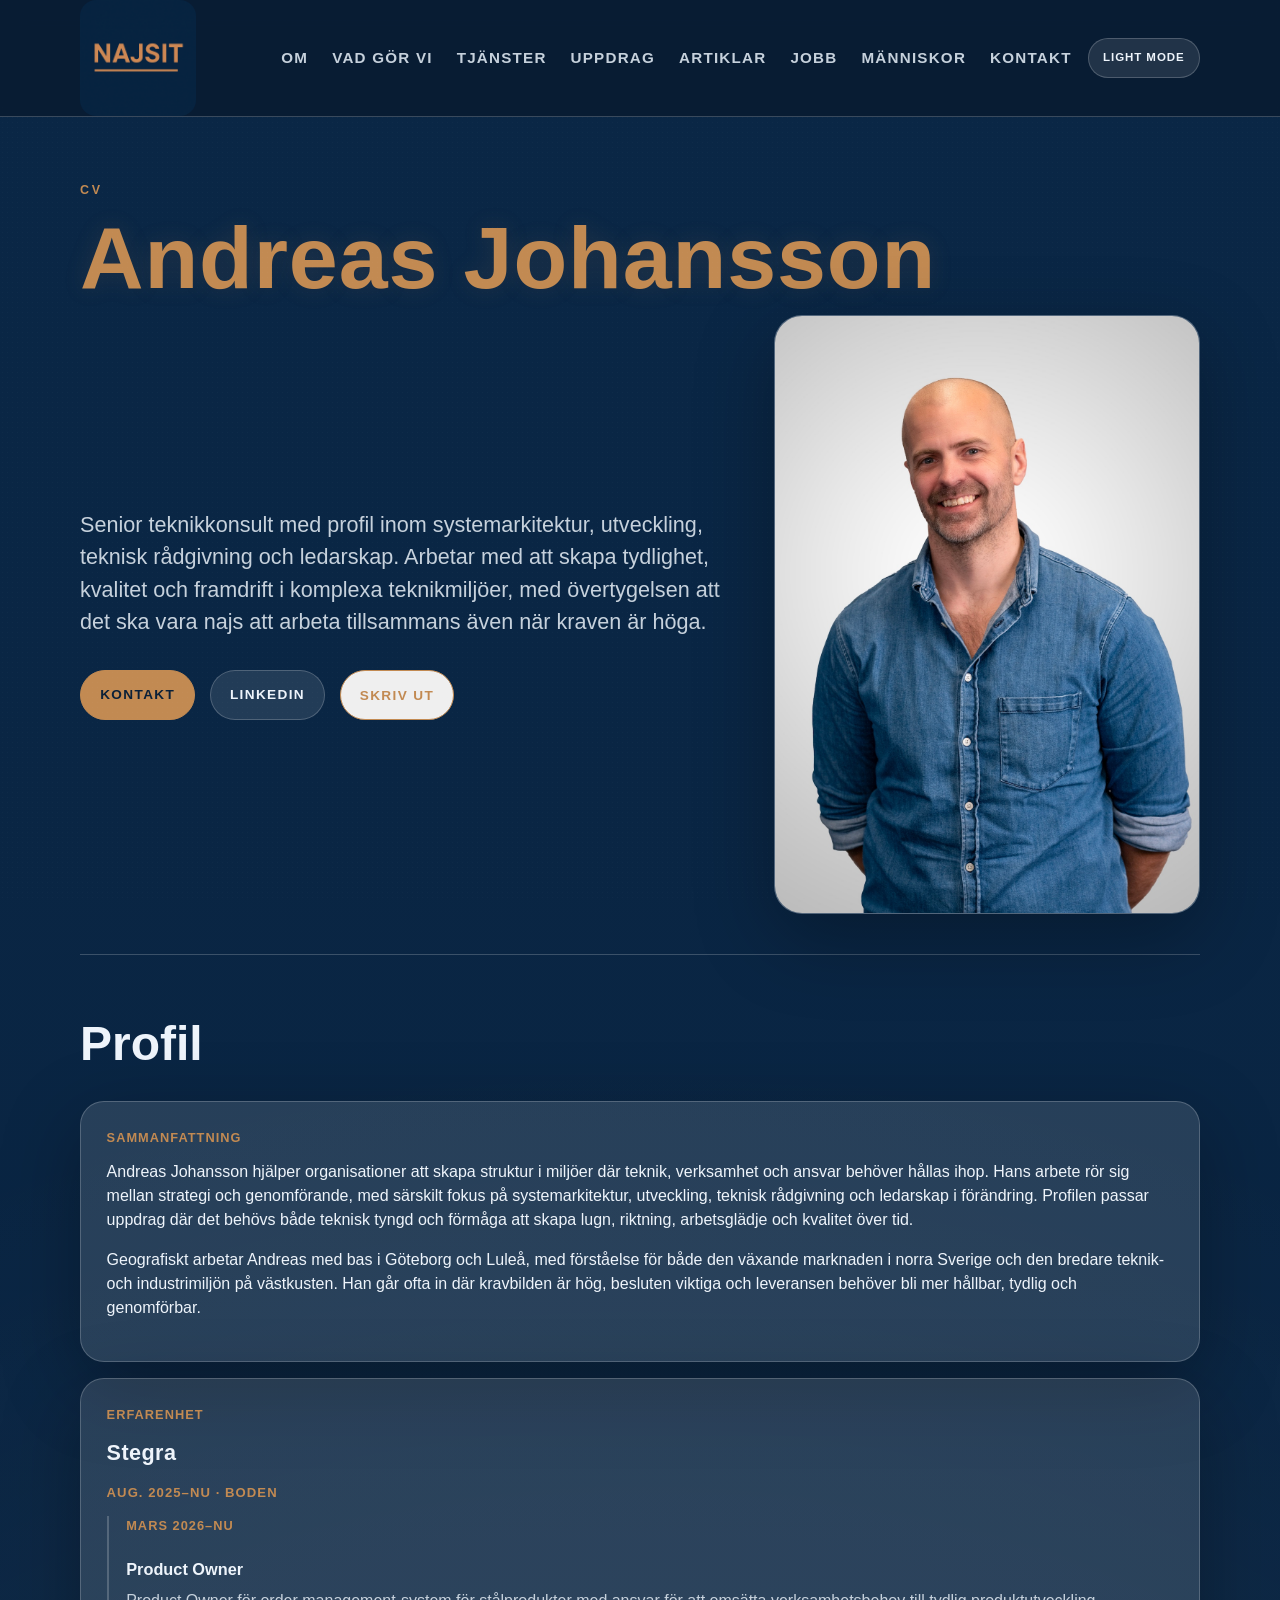
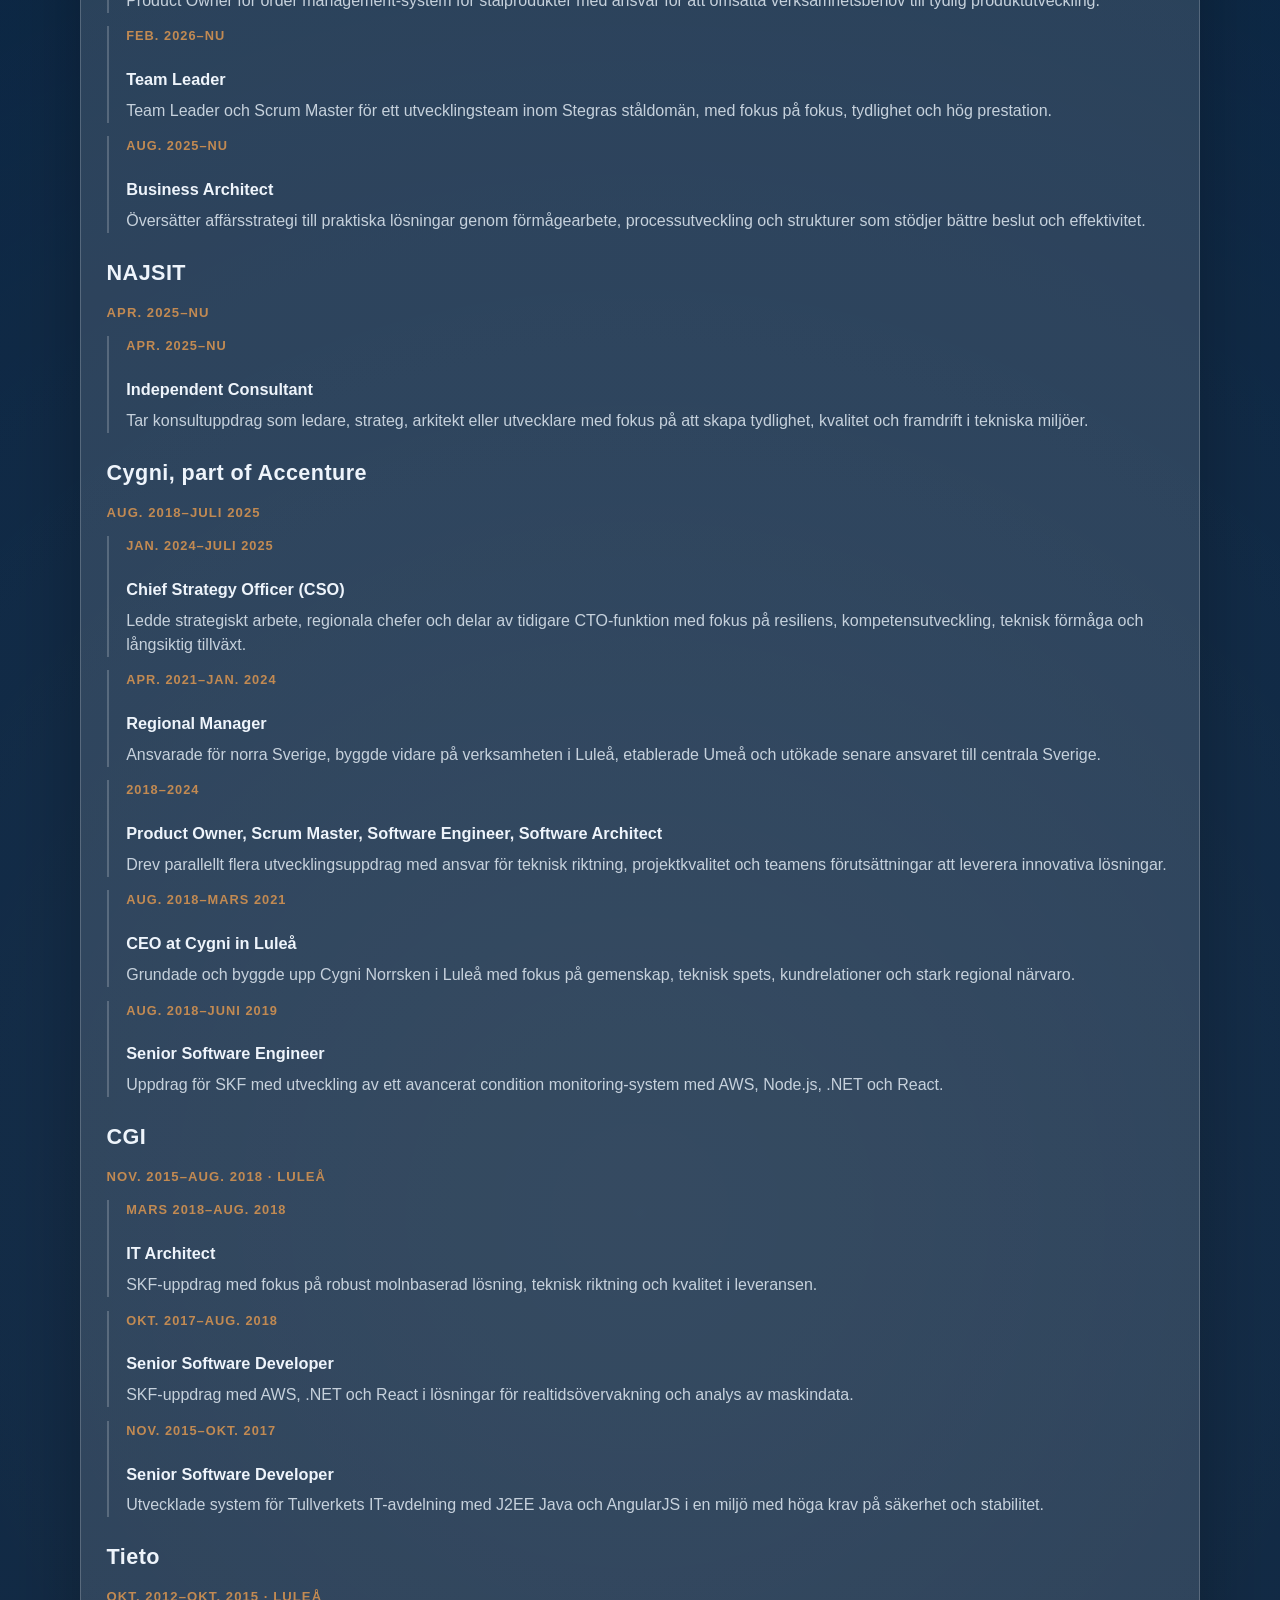
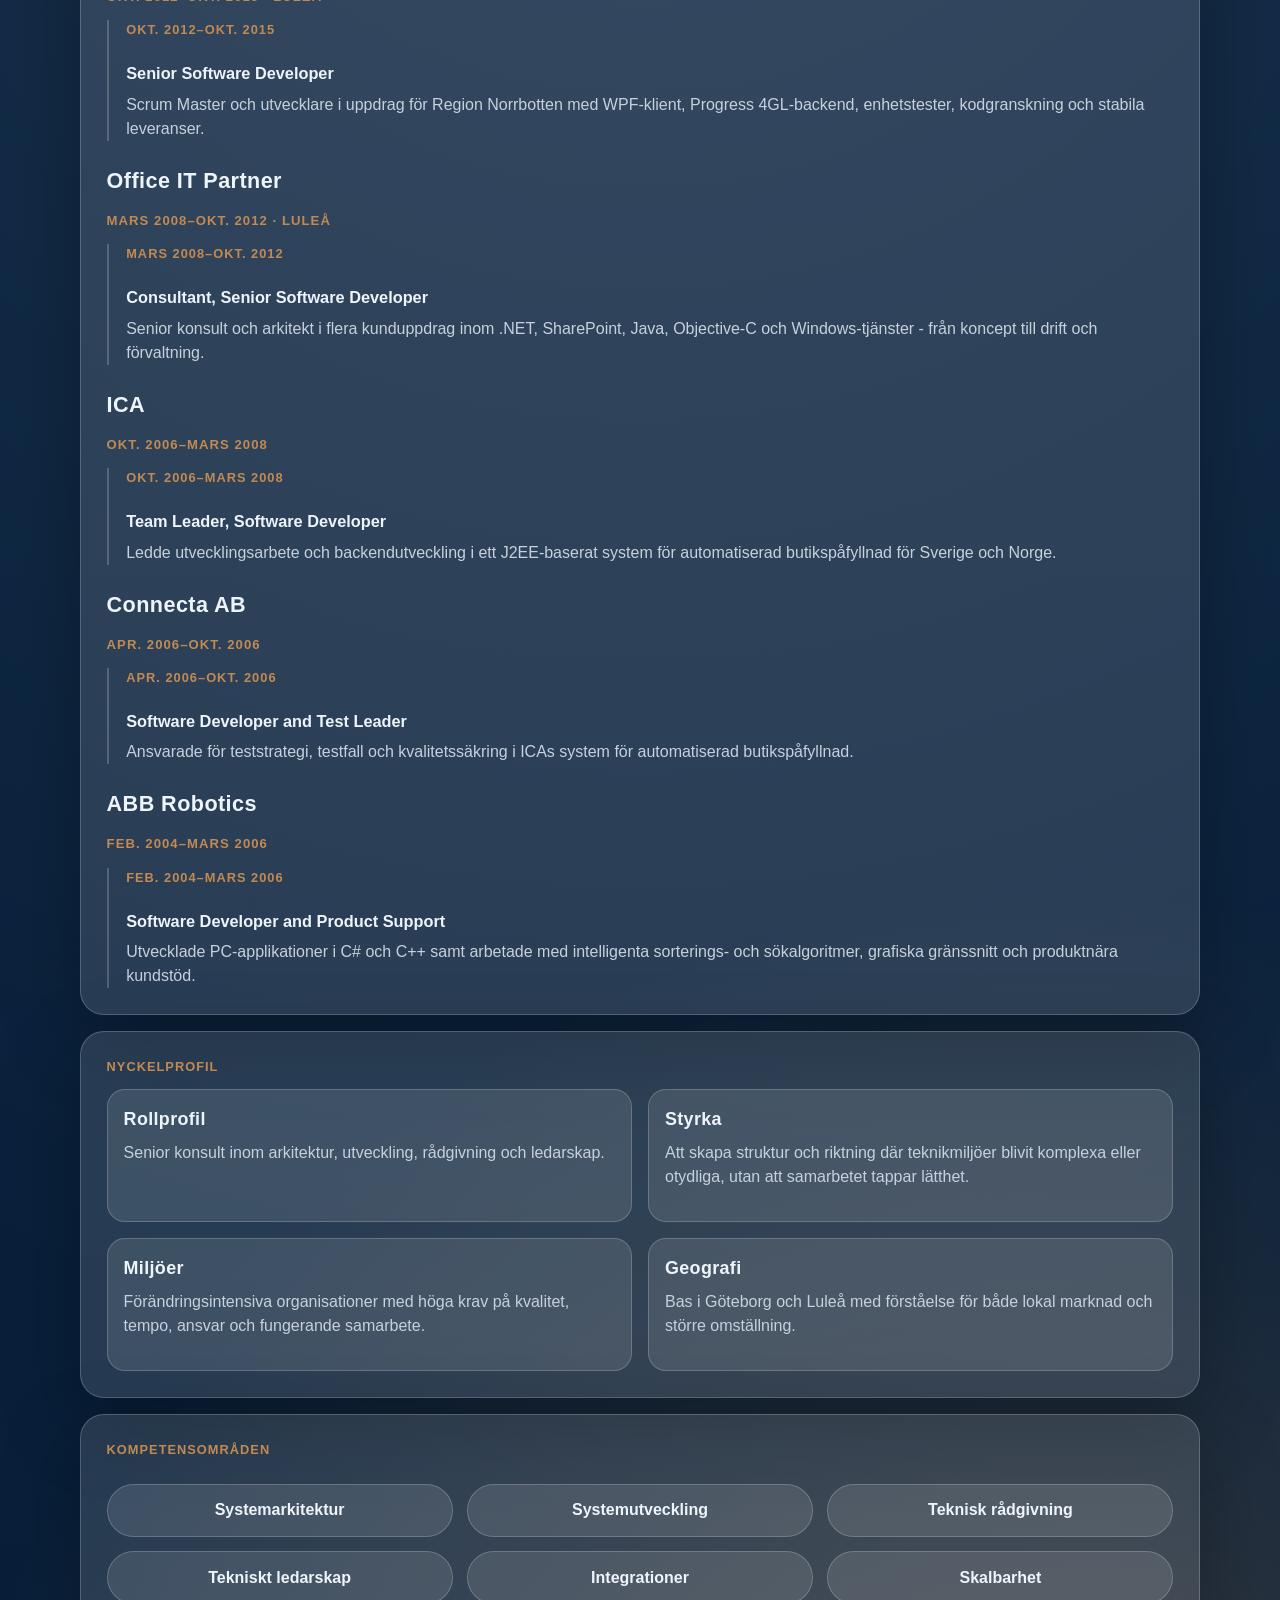
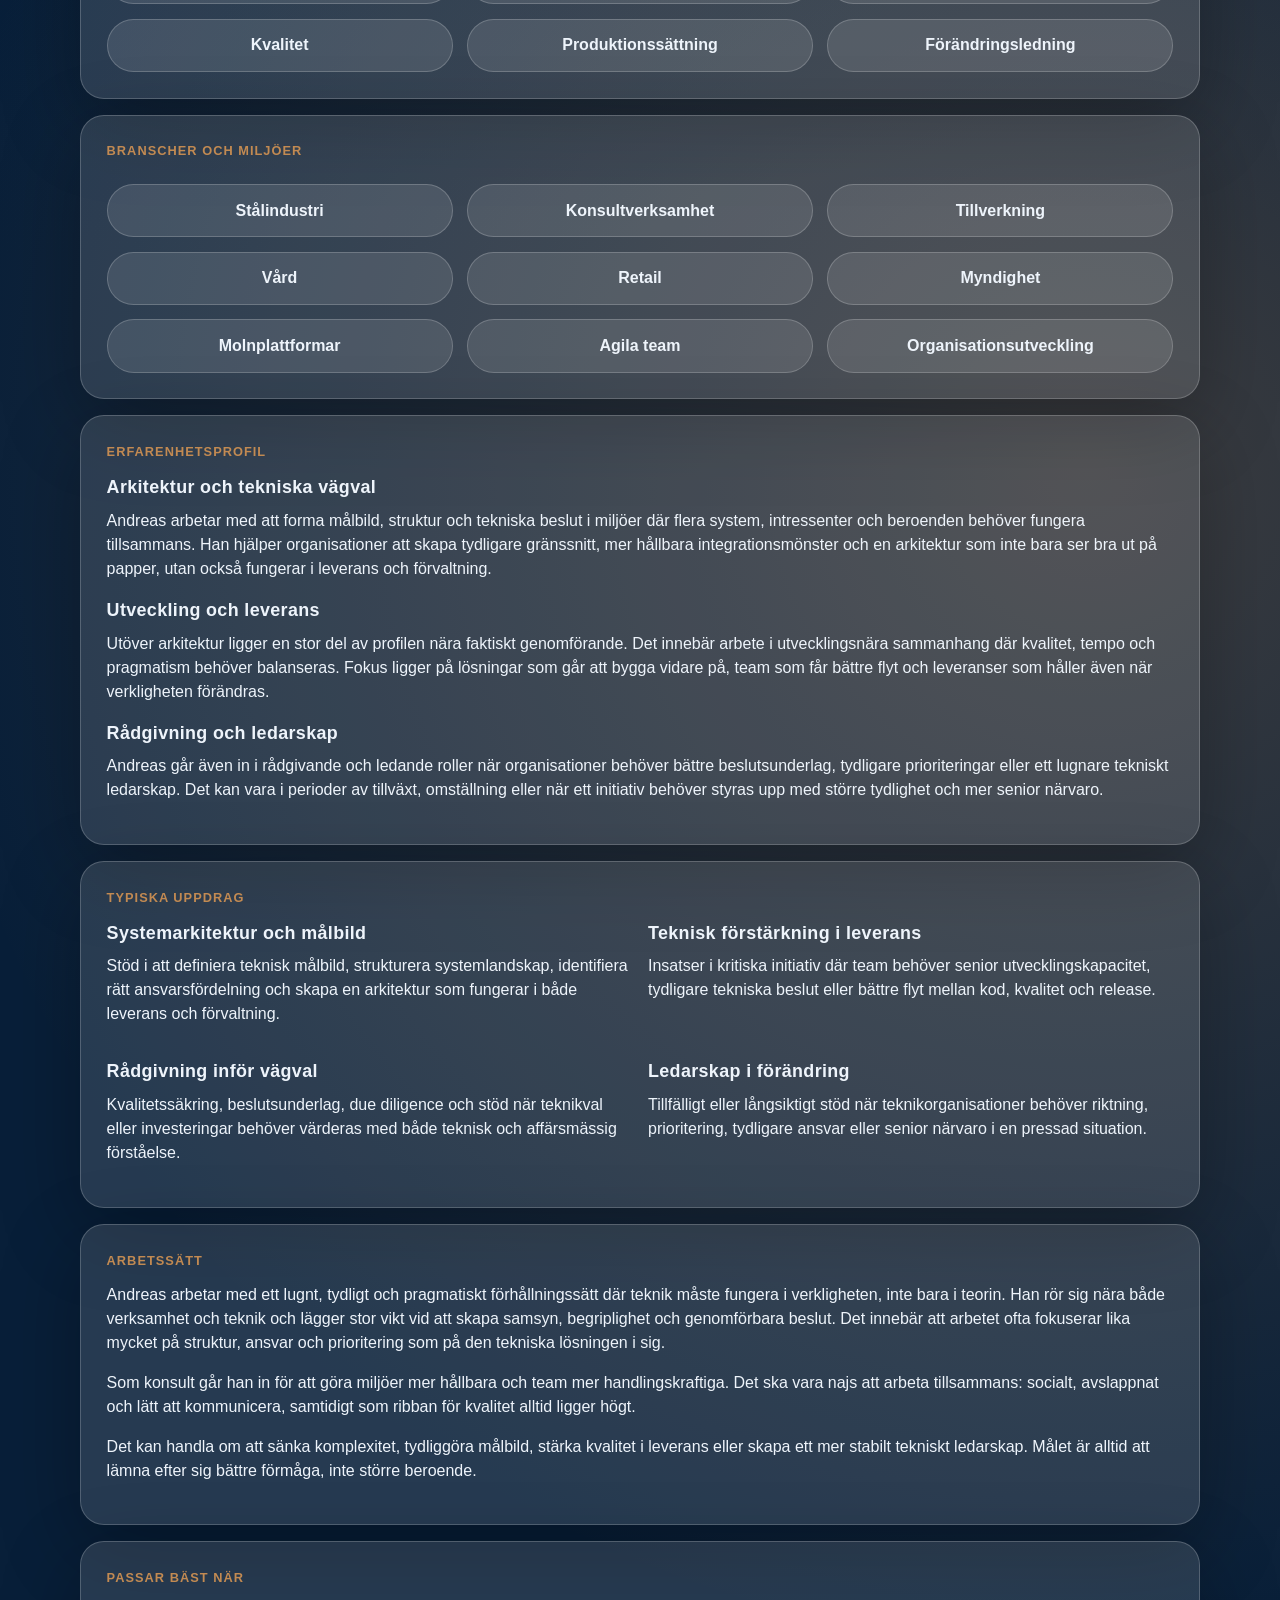
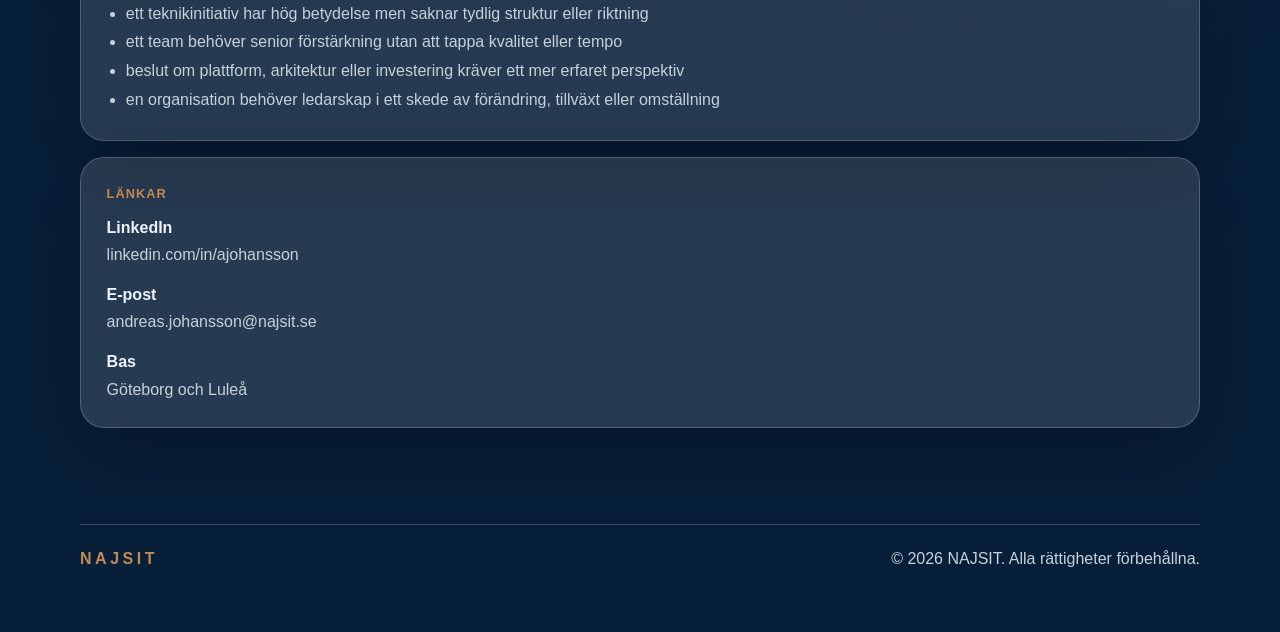
<file: cv.html>
<!DOCTYPE html>
<html lang="sv">
<head>
  <meta charset="UTF-8">
  <meta name="viewport" content="width=device-width, initial-scale=1.0">
  <title>NAJSIT - CV Andreas Johansson</title>
  <meta
    name="description"
    content="CV för Andreas Johansson med fokus på systemarkitektur, utveckling, teknisk rådgivning och ledarskap."
  >
  <meta property="og:title" content="NAJSIT - CV Andreas Johansson">
  <meta
    property="og:description"
    content="Profil och erfarenhet för Andreas Johansson."
  >
  <meta property="og:type" content="website">
  <meta property="og:locale" content="sv_SE">
  <link rel="icon" href="najsit.png">
  <link rel="stylesheet" href="styles.css">
</head>
<body class="cv-page">
  <div class="page-shell">
    <header class="site-header" aria-label="Huvudnavigering">
      <div class="container nav-bar">
        <a class="brand" href="index.html#top" aria-label="NAJSIT hem">
          <img class="brand-mark" src="najsit.png" alt="NAJSIT logotyp">
        </a>
        <div class="nav-actions">
          <nav class="site-nav" aria-label="Sektioner">
            <a href="om-najsit.html">Om</a>
            <a href="index.html#vadgorvi">Vad gör vi</a>
            <a href="index.html#tjanster">Tjänster</a>
            <a href="index.html#uppdrag">Uppdrag</a>
            <a href="index.html#artiklar">Artiklar</a>
            <a href="jobb.html">Jobb</a>
            <a href="index.html#manniskor">Människor</a>
            <a href="index.html#kontakt">Kontakt</a>
          </nav>
          <button class="theme-toggle" type="button" data-theme-toggle aria-label="Byt färgtema">Light mode</button>
        </div>
      </div>
    </header>

    <main>
      <section class="section container archive-hero">
        <p class="section-label">CV</p>
        <h1 class="archive-title">Andreas Johansson</h1>
        <div class="cv-hero-layout">
          <div class="cv-hero-copy">
        <p class="lead narrow">
          Senior teknikkonsult med profil inom systemarkitektur, utveckling, teknisk rådgivning
          och ledarskap. Arbetar med att skapa tydlighet, kvalitet och framdrift i komplexa
          teknikmiljöer, med övertygelsen att det ska vara najs att arbeta tillsammans även när kraven är höga.
        </p>
        <p class="cv-print-meta">
          Andreas Johansson · andreas.johansson@najsit.se · linkedin.com/in/ajohansson · najsit.se
        </p>
        <div class="cta-row">
          <a class="button primary" href="mailto:andreas.johansson@najsit.se">Kontakt</a>
          <a class="button secondary" href="https://www.linkedin.com/in/ajohansson/" target="_blank" rel="noreferrer">LinkedIn</a>
          <button class="button accent" type="button" data-print-cv>Skriv ut</button>
        </div>
          </div>
          <div class="cv-hero-image-wrap">
            <img
              class="profile-image"
              src="Bild 2023-11-07 kl. 09.57.JPG"
              alt="Porträtt på Andreas Johansson"
            >
          </div>
        </div>
      </section>

      <div class="divider container"></div>

      <section class="section container archive-list" aria-labelledby="cv-title">
        <h2 id="cv-title">Profil</h2>

        <article class="archive-item">
          <div class="archive-meta">Sammanfattning</div>
          <p>
            Andreas Johansson hjälper organisationer att skapa struktur i miljöer där teknik,
            verksamhet och ansvar behöver hållas ihop. Hans arbete rör sig mellan strategi och
            genomförande, med särskilt fokus på systemarkitektur, utveckling, teknisk rådgivning
            och ledarskap i förändring. Profilen passar uppdrag där det behövs både teknisk tyngd
            och förmåga att skapa lugn, riktning, arbetsglädje och kvalitet över tid.
          </p>
          <p>
            Geografiskt arbetar Andreas med bas i Göteborg och Luleå, med förståelse för både den
            växande marknaden i norra Sverige och den bredare teknik- och industrimiljön på västkusten.
            Han går ofta in där kravbilden är hög, besluten viktiga och leveransen behöver bli mer hållbar,
            tydlig och genomförbar.
          </p>
        </article>

        <article class="archive-item cv-experience">
          <div class="archive-meta">Erfarenhet</div>
          <div class="cv-timeline">
            <div class="cv-employer">
              <h3>Stegra</h3>
              <p class="cv-employer-meta">aug. 2025–nu · Boden</p>
              <div class="cv-role-list">
                <div class="cv-role">
                  <div class="archive-meta">mars 2026–nu</div>
                  <h4>Product Owner</h4>
                  <p>Product Owner för order management-system för stålprodukter med ansvar för att omsätta verksamhetsbehov till tydlig produktutveckling.</p>
                </div>
                <div class="cv-role">
                  <div class="archive-meta">feb. 2026–nu</div>
                  <h4>Team Leader</h4>
                  <p>Team Leader och Scrum Master för ett utvecklingsteam inom Stegras ståldomän, med fokus på fokus, tydlighet och hög prestation.</p>
                </div>
                <div class="cv-role">
                  <div class="archive-meta">aug. 2025–nu</div>
                  <h4>Business Architect</h4>
                  <p>Översätter affärsstrategi till praktiska lösningar genom förmågearbete, processutveckling och strukturer som stödjer bättre beslut och effektivitet.</p>
                </div>
              </div>
            </div>

            <div class="cv-employer">
              <h3>NAJSIT</h3>
              <p class="cv-employer-meta">apr. 2025–nu</p>
              <div class="cv-role-list">
                <div class="cv-role">
                  <div class="archive-meta">apr. 2025–nu</div>
                  <h4>Independent Consultant</h4>
                  <p>Tar konsultuppdrag som ledare, strateg, arkitekt eller utvecklare med fokus på att skapa tydlighet, kvalitet och framdrift i tekniska miljöer.</p>
                </div>
              </div>
            </div>

            <div class="cv-employer">
              <h3>Cygni, part of Accenture</h3>
              <p class="cv-employer-meta">aug. 2018–juli 2025</p>
              <div class="cv-role-list">
                <div class="cv-role">
                  <div class="archive-meta">jan. 2024–juli 2025</div>
                  <h4>Chief Strategy Officer (CSO)</h4>
                  <p>Ledde strategiskt arbete, regionala chefer och delar av tidigare CTO-funktion med fokus på resiliens, kompetensutveckling, teknisk förmåga och långsiktig tillväxt.</p>
                </div>
                <div class="cv-role">
                  <div class="archive-meta">apr. 2021–jan. 2024</div>
                  <h4>Regional Manager</h4>
                  <p>Ansvarade för norra Sverige, byggde vidare på verksamheten i Luleå, etablerade Umeå och utökade senare ansvaret till centrala Sverige.</p>
                </div>
                <div class="cv-role">
                  <div class="archive-meta">2018–2024</div>
                  <h4>Product Owner, Scrum Master, Software Engineer, Software Architect</h4>
                  <p>Drev parallellt flera utvecklingsuppdrag med ansvar för teknisk riktning, projektkvalitet och teamens förutsättningar att leverera innovativa lösningar.</p>
                </div>
                <div class="cv-role">
                  <div class="archive-meta">aug. 2018–mars 2021</div>
                  <h4>CEO at Cygni in Luleå</h4>
                  <p>Grundade och byggde upp Cygni Norrsken i Luleå med fokus på gemenskap, teknisk spets, kundrelationer och stark regional närvaro.</p>
                </div>
                <div class="cv-role">
                  <div class="archive-meta">aug. 2018–juni 2019</div>
                  <h4>Senior Software Engineer</h4>
                  <p>Uppdrag för SKF med utveckling av ett avancerat condition monitoring-system med AWS, Node.js, .NET och React.</p>
                </div>
              </div>
            </div>

            <div class="cv-employer">
              <h3>CGI</h3>
              <p class="cv-employer-meta">nov. 2015–aug. 2018 · Luleå</p>
              <div class="cv-role-list">
                <div class="cv-role">
                  <div class="archive-meta">mars 2018–aug. 2018</div>
                  <h4>IT Architect</h4>
                  <p>SKF-uppdrag med fokus på robust molnbaserad lösning, teknisk riktning och kvalitet i leveransen.</p>
                </div>
                <div class="cv-role">
                  <div class="archive-meta">okt. 2017–aug. 2018</div>
                  <h4>Senior Software Developer</h4>
                  <p>SKF-uppdrag med AWS, .NET och React i lösningar för realtidsövervakning och analys av maskindata.</p>
                </div>
                <div class="cv-role">
                  <div class="archive-meta">nov. 2015–okt. 2017</div>
                  <h4>Senior Software Developer</h4>
                  <p>Utvecklade system för Tullverkets IT-avdelning med J2EE Java och AngularJS i en miljö med höga krav på säkerhet och stabilitet.</p>
                </div>
              </div>
            </div>

            <div class="cv-employer">
              <h3>Tieto</h3>
              <p class="cv-employer-meta">okt. 2012–okt. 2015 · Luleå</p>
              <div class="cv-role-list">
                <div class="cv-role">
                  <div class="archive-meta">okt. 2012–okt. 2015</div>
                  <h4>Senior Software Developer</h4>
                  <p>Scrum Master och utvecklare i uppdrag för Region Norrbotten med WPF-klient, Progress 4GL-backend, enhetstester, kodgranskning och stabila leveranser.</p>
                </div>
              </div>
            </div>

            <div class="cv-employer">
              <h3>Office IT Partner</h3>
              <p class="cv-employer-meta">mars 2008–okt. 2012 · Luleå</p>
              <div class="cv-role-list">
                <div class="cv-role">
                  <div class="archive-meta">mars 2008–okt. 2012</div>
                  <h4>Consultant, Senior Software Developer</h4>
                  <p>Senior konsult och arkitekt i flera kunduppdrag inom .NET, SharePoint, Java, Objective-C och Windows-tjänster - från koncept till drift och förvaltning.</p>
                </div>
              </div>
            </div>

            <div class="cv-employer">
              <h3>ICA</h3>
              <p class="cv-employer-meta">okt. 2006–mars 2008</p>
              <div class="cv-role-list">
                <div class="cv-role">
                  <div class="archive-meta">okt. 2006–mars 2008</div>
                  <h4>Team Leader, Software Developer</h4>
                  <p>Ledde utvecklingsarbete och backendutveckling i ett J2EE-baserat system för automatiserad butikspåfyllnad för Sverige och Norge.</p>
                </div>
              </div>
            </div>

            <div class="cv-employer">
              <h3>Connecta AB</h3>
              <p class="cv-employer-meta">apr. 2006–okt. 2006</p>
              <div class="cv-role-list">
                <div class="cv-role">
                  <div class="archive-meta">apr. 2006–okt. 2006</div>
                  <h4>Software Developer and Test Leader</h4>
                  <p>Ansvarade för teststrategi, testfall och kvalitetssäkring i ICAs system för automatiserad butikspåfyllnad.</p>
                </div>
              </div>
            </div>

            <div class="cv-employer">
              <h3>ABB Robotics</h3>
              <p class="cv-employer-meta">feb. 2004–mars 2006</p>
              <div class="cv-role-list">
                <div class="cv-role">
                  <div class="archive-meta">feb. 2004–mars 2006</div>
                  <h4>Software Developer and Product Support</h4>
                  <p>Utvecklade PC-applikationer i C# och C++ samt arbetade med intelligenta sorterings- och sökalgoritmer, grafiska gränssnitt och produktnära kundstöd.</p>
                </div>
              </div>
            </div>
          </div>
        </article>

        <article class="archive-item">
          <div class="archive-meta">Nyckelprofil</div>
          <div class="cv-key-grid">
            <div class="metric">
              <h3>Rollprofil</h3>
              <p>Senior konsult inom arkitektur, utveckling, rådgivning och ledarskap.</p>
            </div>
            <div class="metric">
              <h3>Styrka</h3>
              <p>Att skapa struktur och riktning där teknikmiljöer blivit komplexa eller otydliga, utan att samarbetet tappar lätthet.</p>
            </div>
            <div class="metric">
              <h3>Miljöer</h3>
              <p>Förändringsintensiva organisationer med höga krav på kvalitet, tempo, ansvar och fungerande samarbete.</p>
            </div>
            <div class="metric">
              <h3>Geografi</h3>
              <p>Bas i Göteborg och Luleå med förståelse för både lokal marknad och större omställning.</p>
            </div>
          </div>
        </article>

        <article class="archive-item">
          <div class="archive-meta">Kompetensområden</div>
          <div class="values cv-values">
            <div class="pill">Systemarkitektur</div>
            <div class="pill">Systemutveckling</div>
            <div class="pill">Teknisk rådgivning</div>
            <div class="pill">Tekniskt ledarskap</div>
            <div class="pill">Integrationer</div>
            <div class="pill">Skalbarhet</div>
            <div class="pill">Kvalitet</div>
            <div class="pill">Produktionssättning</div>
            <div class="pill">Förändringsledning</div>
          </div>
        </article>

        <article class="archive-item">
          <div class="archive-meta">Branscher och miljöer</div>
          <div class="values cv-values">
            <div class="pill">Stålindustri</div>
            <div class="pill">Konsultverksamhet</div>
            <div class="pill">Tillverkning</div>
            <div class="pill">Vård</div>
            <div class="pill">Retail</div>
            <div class="pill">Myndighet</div>
            <div class="pill">Molnplattformar</div>
            <div class="pill">Agila team</div>
            <div class="pill">Organisationsutveckling</div>
          </div>
        </article>

        <article class="archive-item">
          <div class="archive-meta">Erfarenhetsprofil</div>
          <h3>Arkitektur och tekniska vägval</h3>
          <p>
            Andreas arbetar med att forma målbild, struktur och tekniska beslut i miljöer där flera
            system, intressenter och beroenden behöver fungera tillsammans. Han hjälper organisationer
            att skapa tydligare gränssnitt, mer hållbara integrationsmönster och en arkitektur som inte
            bara ser bra ut på papper, utan också fungerar i leverans och förvaltning.
          </p>
          <h3>Utveckling och leverans</h3>
          <p>
            Utöver arkitektur ligger en stor del av profilen nära faktiskt genomförande. Det innebär
            arbete i utvecklingsnära sammanhang där kvalitet, tempo och pragmatism behöver balanseras.
            Fokus ligger på lösningar som går att bygga vidare på, team som får bättre flyt och leveranser
            som håller även när verkligheten förändras.
          </p>
          <h3>Rådgivning och ledarskap</h3>
          <p>
            Andreas går även in i rådgivande och ledande roller när organisationer behöver bättre
            beslutsunderlag, tydligare prioriteringar eller ett lugnare tekniskt ledarskap. Det kan vara
            i perioder av tillväxt, omställning eller när ett initiativ behöver styras upp med större
            tydlighet och mer senior närvaro.
          </p>
        </article>

        <article class="archive-item">
          <div class="archive-meta">Typiska uppdrag</div>
          <div class="cv-columns">
            <div>
              <h3>Systemarkitektur och målbild</h3>
              <p>
                Stöd i att definiera teknisk målbild, strukturera systemlandskap, identifiera rätt
                ansvarsfördelning och skapa en arkitektur som fungerar i både leverans och förvaltning.
              </p>
            </div>
            <div>
              <h3>Teknisk förstärkning i leverans</h3>
              <p>
                Insatser i kritiska initiativ där team behöver senior utvecklingskapacitet, tydligare
                tekniska beslut eller bättre flyt mellan kod, kvalitet och release.
              </p>
            </div>
            <div>
              <h3>Rådgivning inför vägval</h3>
              <p>
                Kvalitetssäkring, beslutsunderlag, due diligence och stöd när teknikval eller investeringar
                behöver värderas med både teknisk och affärsmässig förståelse.
              </p>
            </div>
            <div>
              <h3>Ledarskap i förändring</h3>
              <p>
                Tillfälligt eller långsiktigt stöd när teknikorganisationer behöver riktning, prioritering,
                tydligare ansvar eller senior närvaro i en pressad situation.
              </p>
            </div>
          </div>
        </article>

        <article class="archive-item">
          <div class="archive-meta">Arbetssätt</div>
          <p>
            Andreas arbetar med ett lugnt, tydligt och pragmatiskt förhållningssätt där teknik måste
            fungera i verkligheten, inte bara i teorin. Han rör sig nära både verksamhet och teknik och
            lägger stor vikt vid att skapa samsyn, begriplighet och genomförbara beslut. Det innebär att
            arbetet ofta fokuserar lika mycket på struktur, ansvar och prioritering som på den tekniska
            lösningen i sig.
          </p>
          <p>
            Som konsult går han in för att göra miljöer mer hållbara och team mer handlingskraftiga.
            Det ska vara najs att arbeta tillsammans: socialt, avslappnat och lätt att kommunicera,
            samtidigt som ribban för kvalitet alltid ligger högt.
          </p>
          <p>
            Det kan handla om att sänka komplexitet, tydliggöra målbild, stärka kvalitet i leverans eller
            skapa ett mer stabilt tekniskt ledarskap. Målet är alltid att lämna efter sig bättre förmåga,
            inte större beroende.
          </p>
        </article>

        <article class="archive-item">
          <div class="archive-meta">Passar bäst när</div>
          <ul class="cv-list">
            <li>ett teknikinitiativ har hög betydelse men saknar tydlig struktur eller riktning</li>
            <li>ett team behöver senior förstärkning utan att tappa kvalitet eller tempo</li>
            <li>beslut om plattform, arkitektur eller investering kräver ett mer erfaret perspektiv</li>
            <li>en organisation behöver ledarskap i ett skede av förändring, tillväxt eller omställning</li>
          </ul>
        </article>

        <article class="archive-item">
          <div class="archive-meta">Länkar</div>
          <ul class="contact-list">
            <li>
              <strong>LinkedIn</strong>
              <a href="https://www.linkedin.com/in/ajohansson/" target="_blank" rel="noreferrer">linkedin.com/in/ajohansson</a>
            </li>
            <li>
              <strong>E-post</strong>
              <a href="mailto:andreas.johansson@najsit.se">andreas.johansson@najsit.se</a>
            </li>
            <li>
              <strong>Bas</strong>
              <span>Göteborg och Luleå</span>
            </li>
          </ul>
        </article>
      </section>
    </main>

    <footer class="site-footer">
      <div class="container footer-inner">
        <div class="footer-brand">NAJSIT</div>
        <div>&copy; <span id="year"></span> NAJSIT. Alla rättigheter förbehållna.</div>
      </div>
    </footer>
  </div>

  <script src="script.js"></script>
</body>
</html>
</file>
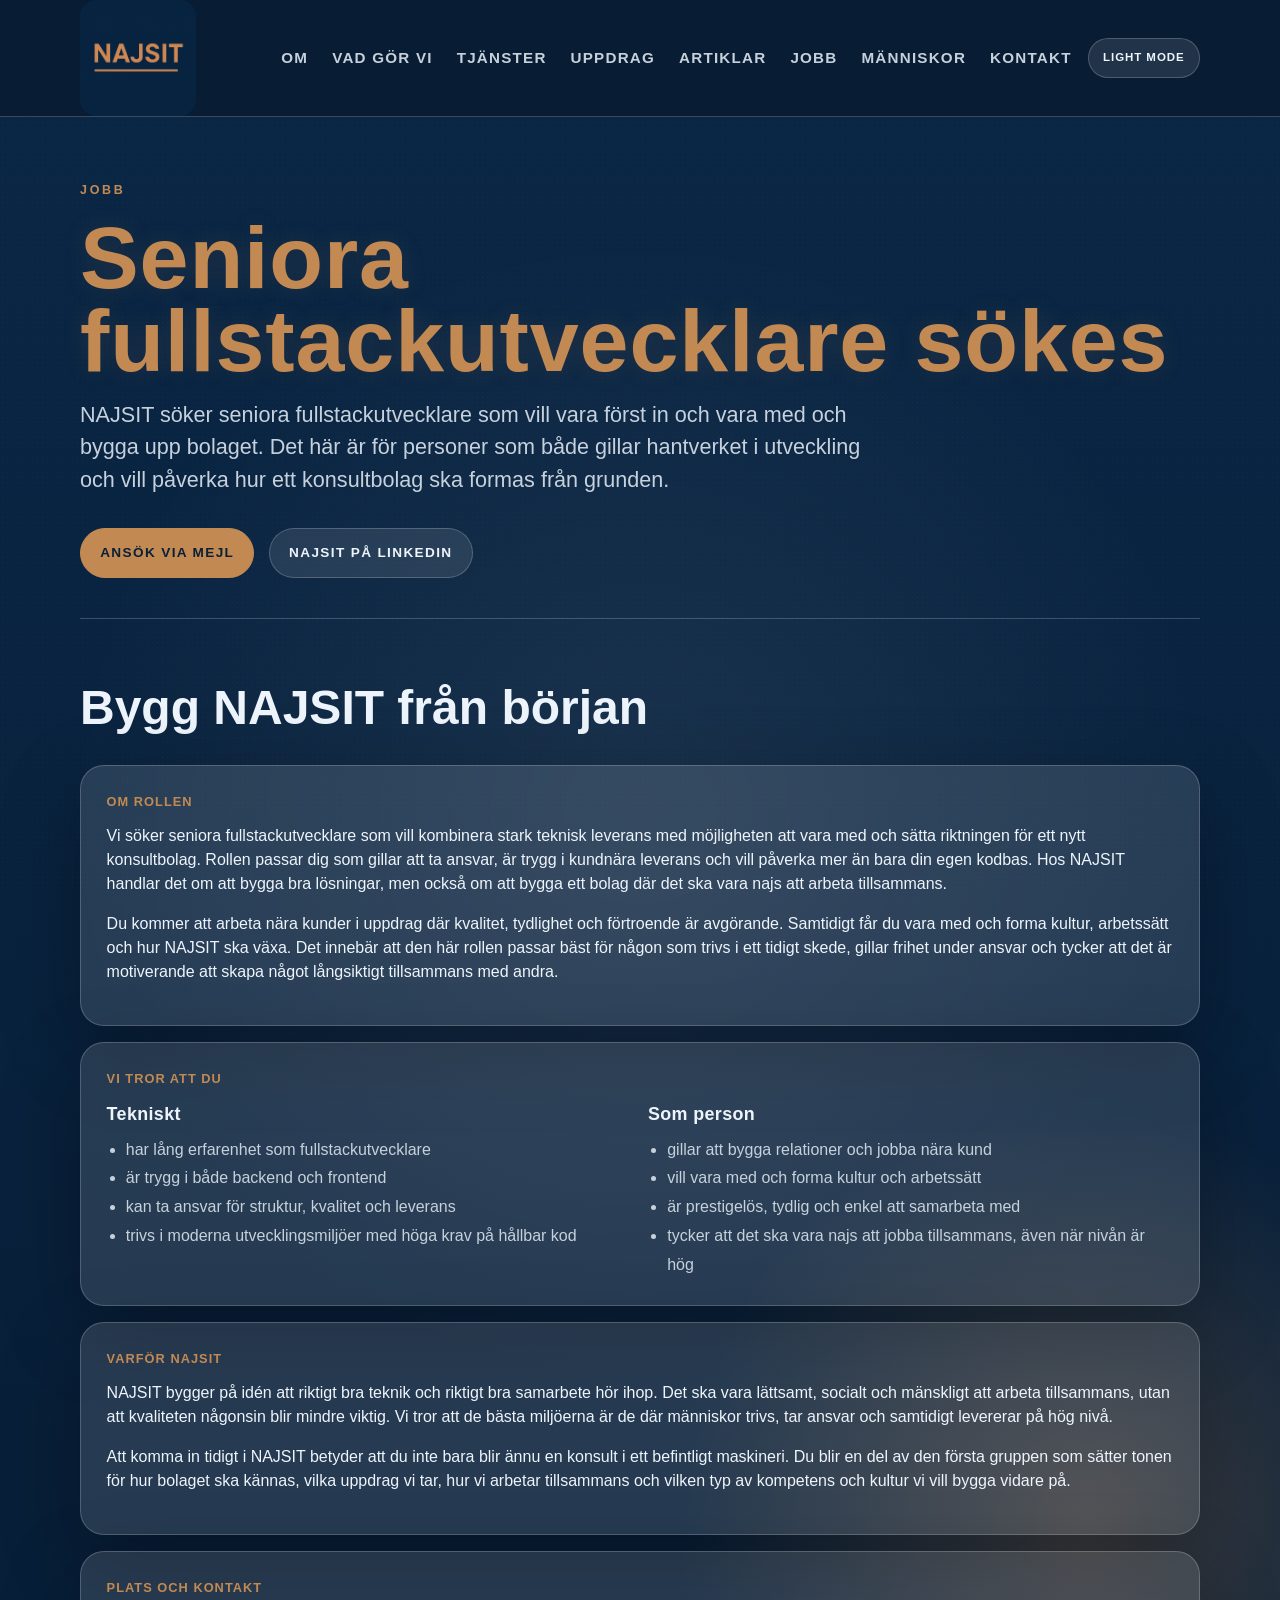
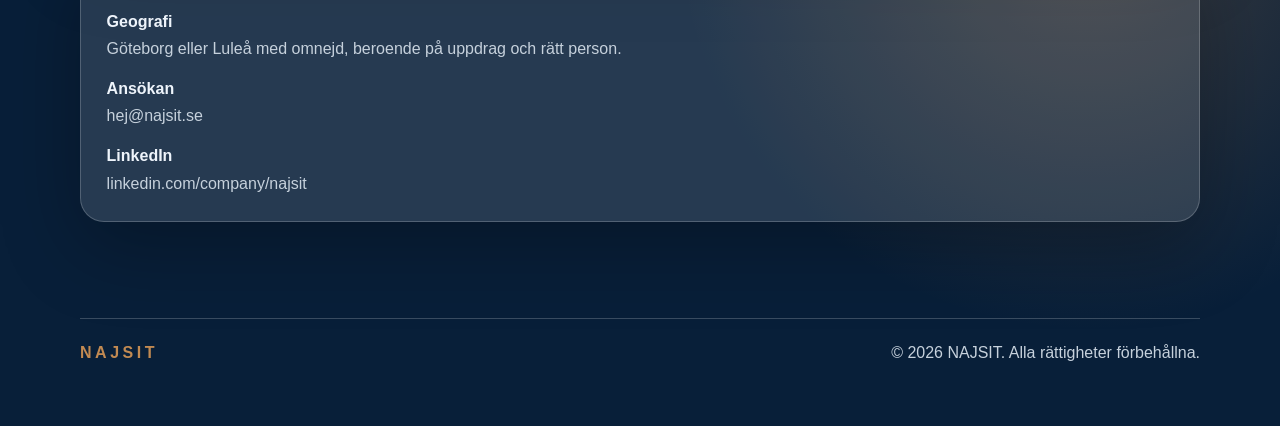
<file: jobb.html>
<!DOCTYPE html>
<html lang="sv">
<head>
  <meta charset="UTF-8">
  <meta name="viewport" content="width=device-width, initial-scale=1.0">
  <title>NAJSIT - Seniora fullstackutvecklare sökes</title>
  <meta
    name="description"
    content="NAJSIT söker seniora fullstackutvecklare som vill vara först in och vara med och bygga upp bolaget."
  >
  <meta property="og:title" content="NAJSIT - Seniora fullstackutvecklare sökes">
  <meta
    property="og:description"
    content="Ett tidigt läge för seniora fullstackutvecklare som vill vara med och forma NAJSIT."
  >
  <meta property="og:type" content="website">
  <meta property="og:locale" content="sv_SE">
  <link rel="icon" href="najsit.png">
  <link rel="stylesheet" href="styles.css">
</head>
<body>
  <div class="page-shell">
    <header class="site-header" aria-label="Huvudnavigering">
      <div class="container nav-bar">
        <a class="brand" href="index.html#top" aria-label="NAJSIT hem">
          <img class="brand-mark" src="najsit.png" alt="NAJSIT logotyp">
        </a>
        <div class="nav-actions">
          <nav class="site-nav" aria-label="Sektioner">
            <a href="om-najsit.html">Om</a>
            <a href="index.html#vadgorvi">Vad gör vi</a>
            <a href="index.html#tjanster">Tjänster</a>
            <a href="index.html#uppdrag">Uppdrag</a>
            <a href="index.html#artiklar">Artiklar</a>
            <a href="jobb.html">Jobb</a>
            <a href="index.html#manniskor">Människor</a>
            <a href="index.html#kontakt">Kontakt</a>
          </nav>
          <button class="theme-toggle" type="button" data-theme-toggle aria-label="Byt färgtema">Light mode</button>
        </div>
      </div>
    </header>

    <main>
      <section class="section container archive-hero">
        <p class="section-label">Jobb</p>
        <h1 class="archive-title">Seniora fullstackutvecklare sökes</h1>
        <p class="lead narrow">
          NAJSIT söker seniora fullstackutvecklare som vill vara först in och vara med och bygga upp
          bolaget. Det här är för personer som både gillar hantverket i utveckling och vill påverka hur
          ett konsultbolag ska formas från grunden.
        </p>
        <div class="cta-row">
          <a class="button primary" href="mailto:hej@najsit.se?subject=Ansokan%20NAJSIT">Ansök via mejl</a>
          <a class="button secondary" href="https://www.linkedin.com/company/najsit/" target="_blank" rel="noreferrer">NAJSIT på LinkedIn</a>
        </div>
      </section>

      <div class="divider container"></div>

      <section class="section container archive-list" aria-labelledby="job-title">
        <h2 id="job-title">Bygg NAJSIT från början</h2>

        <article class="archive-item">
          <div class="archive-meta">Om rollen</div>
          <p>
            Vi söker seniora fullstackutvecklare som vill kombinera stark teknisk leverans med möjligheten
            att vara med och sätta riktningen för ett nytt konsultbolag. Rollen passar dig som gillar att ta
            ansvar, är trygg i kundnära leverans och vill påverka mer än bara din egen kodbas. Hos NAJSIT
            handlar det om att bygga bra lösningar, men också om att bygga ett bolag där det ska vara najs att
            arbeta tillsammans.
          </p>
          <p>
            Du kommer att arbeta nära kunder i uppdrag där kvalitet, tydlighet och förtroende är avgörande.
            Samtidigt får du vara med och forma kultur, arbetssätt och hur NAJSIT ska växa. Det innebär att
            den här rollen passar bäst för någon som trivs i ett tidigt skede, gillar frihet under ansvar och
            tycker att det är motiverande att skapa något långsiktigt tillsammans med andra.
          </p>
        </article>

        <article class="archive-item">
          <div class="archive-meta">Vi tror att du</div>
          <div class="cv-columns">
            <div>
              <h3>Tekniskt</h3>
              <ul class="cv-list">
                <li>har lång erfarenhet som fullstackutvecklare</li>
                <li>är trygg i både backend och frontend</li>
                <li>kan ta ansvar för struktur, kvalitet och leverans</li>
                <li>trivs i moderna utvecklingsmiljöer med höga krav på hållbar kod</li>
              </ul>
            </div>
            <div>
              <h3>Som person</h3>
              <ul class="cv-list">
                <li>gillar att bygga relationer och jobba nära kund</li>
                <li>vill vara med och forma kultur och arbetssätt</li>
                <li>är prestigelös, tydlig och enkel att samarbeta med</li>
                <li>tycker att det ska vara najs att jobba tillsammans, även när nivån är hög</li>
              </ul>
            </div>
          </div>
        </article>

        <article class="archive-item">
          <div class="archive-meta">Varför NAJSIT</div>
          <p>
            NAJSIT bygger på idén att riktigt bra teknik och riktigt bra samarbete hör ihop. Det ska vara lättsamt,
            socialt och mänskligt att arbeta tillsammans, utan att kvaliteten någonsin blir mindre viktig. Vi tror att
            de bästa miljöerna är de där människor trivs, tar ansvar och samtidigt levererar på hög nivå.
          </p>
          <p>
            Att komma in tidigt i NAJSIT betyder att du inte bara blir ännu en konsult i ett befintligt maskineri.
            Du blir en del av den första gruppen som sätter tonen för hur bolaget ska kännas, vilka uppdrag vi tar,
            hur vi arbetar tillsammans och vilken typ av kompetens och kultur vi vill bygga vidare på.
          </p>
        </article>

        <article class="archive-item">
          <div class="archive-meta">Plats och kontakt</div>
          <ul class="contact-list">
            <li>
              <strong>Geografi</strong>
              <span>Göteborg eller Luleå med omnejd, beroende på uppdrag och rätt person.</span>
            </li>
            <li>
              <strong>Ansökan</strong>
              <a href="mailto:hej@najsit.se?subject=Ansokan%20NAJSIT">hej@najsit.se</a>
            </li>
            <li>
              <strong>LinkedIn</strong>
              <a href="https://www.linkedin.com/company/najsit/" target="_blank" rel="noreferrer">linkedin.com/company/najsit</a>
            </li>
          </ul>
        </article>
      </section>
    </main>

    <footer class="site-footer">
      <div class="container footer-inner">
        <div class="footer-brand">NAJSIT</div>
        <div>&copy; <span id="year"></span> NAJSIT. Alla rättigheter förbehållna.</div>
      </div>
    </footer>
  </div>

  <script src="script.js"></script>
</body>
</html>
</file>
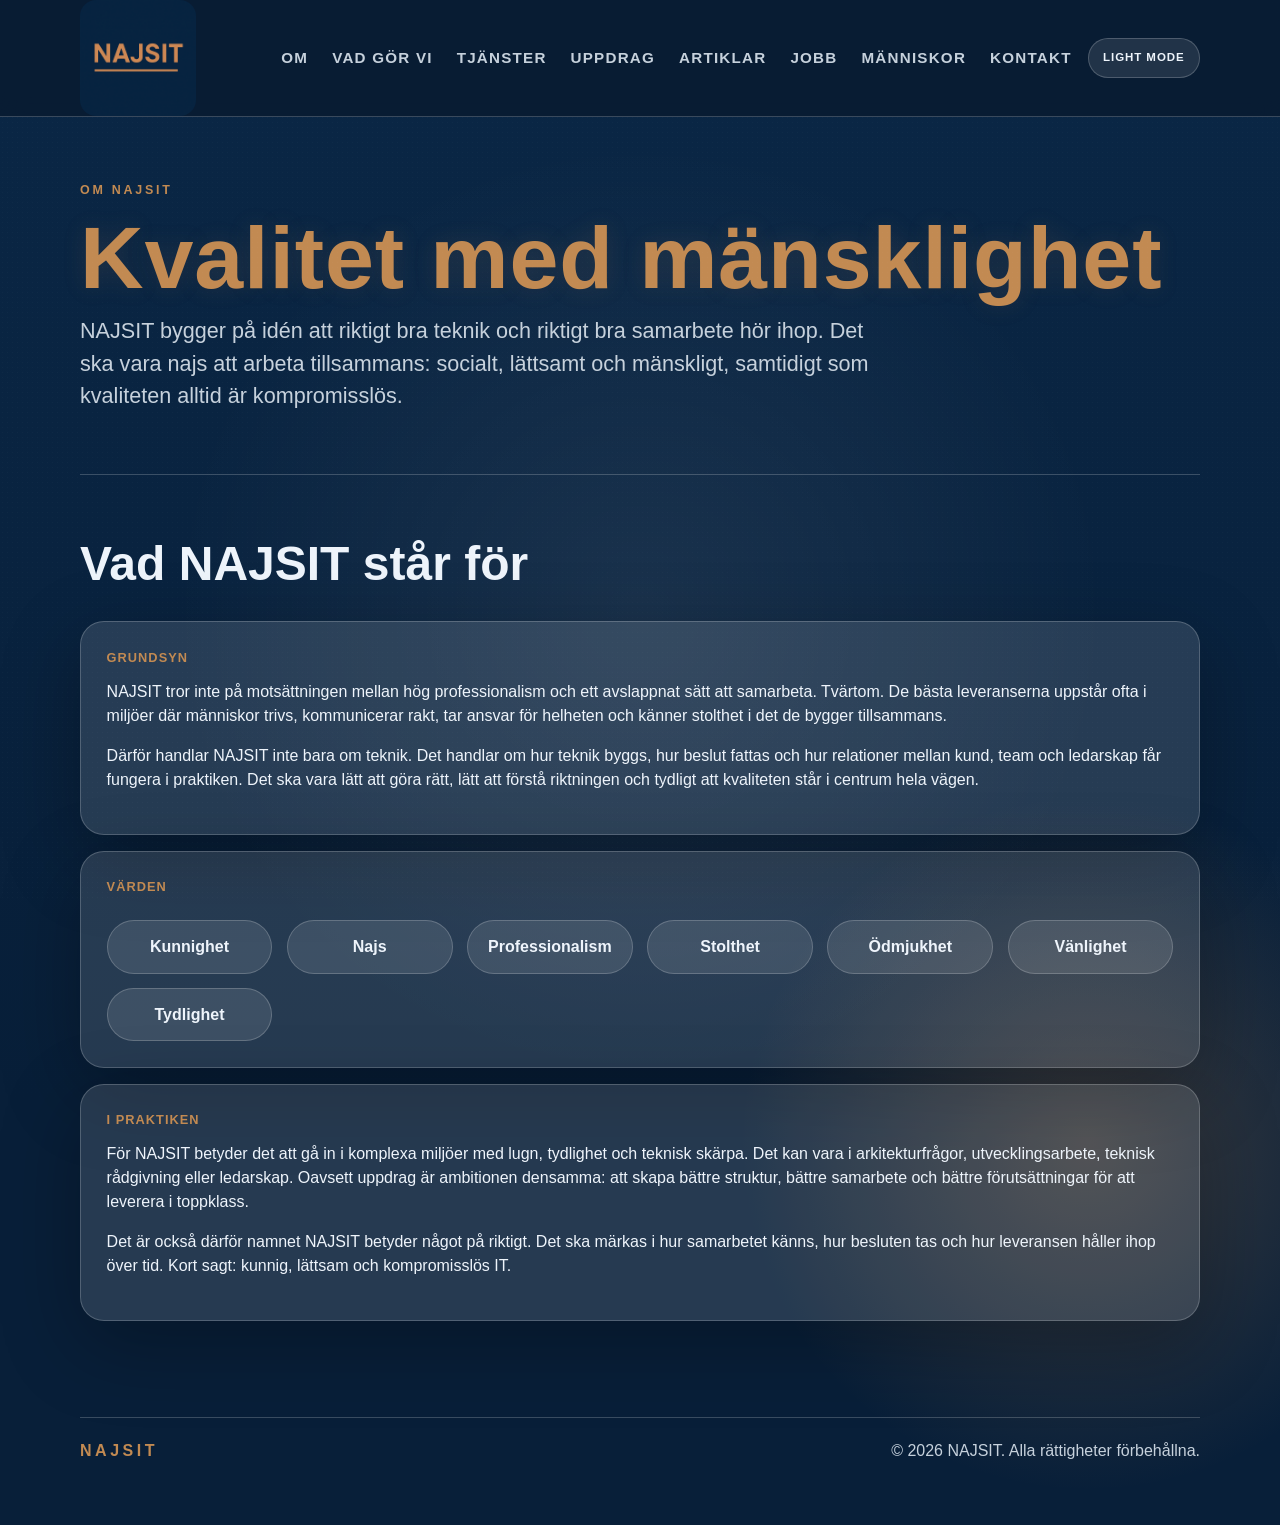
<file: om-najsit.html>
<!DOCTYPE html>
<html lang="sv">
<head>
  <meta charset="UTF-8">
  <meta name="viewport" content="width=device-width, initial-scale=1.0">
  <title>NAJSIT - Om</title>
  <meta
    name="description"
    content="Om NAJSIT, vår grundsyn och de värden som präglar hur vi bygger teknik och samarbeten."
  >
  <meta property="og:title" content="NAJSIT - Om">
  <meta
    property="og:description"
    content="NAJSITs grundsyn och värden: najs samarbete, hög kvalitet och mänsklig professionalism."
  >
  <meta property="og:type" content="website">
  <meta property="og:locale" content="sv_SE">
  <link rel="icon" href="najsit.png">
  <link rel="stylesheet" href="styles.css">
</head>
<body>
  <div class="page-shell">
    <header class="site-header" aria-label="Huvudnavigering">
      <div class="container nav-bar">
        <a class="brand" href="index.html#top" aria-label="NAJSIT hem">
          <img class="brand-mark" src="najsit.png" alt="NAJSIT logotyp">
        </a>
        <div class="nav-actions">
          <nav class="site-nav" aria-label="Sektioner">
            <a href="om-najsit.html">Om</a>
            <a href="index.html#vadgorvi">Vad gör vi</a>
            <a href="index.html#tjanster">Tjänster</a>
            <a href="index.html#uppdrag">Uppdrag</a>
            <a href="index.html#artiklar">Artiklar</a>
            <a href="jobb.html">Jobb</a>
            <a href="index.html#manniskor">Människor</a>
            <a href="index.html#kontakt">Kontakt</a>
          </nav>
          <button class="theme-toggle" type="button" data-theme-toggle aria-label="Byt färgtema">Light mode</button>
        </div>
      </div>
    </header>

    <main>
      <section class="section container archive-hero">
        <p class="section-label">Om NAJSIT</p>
        <h1 class="archive-title">Kvalitet med mänsklighet</h1>
        <p class="lead narrow">
          NAJSIT bygger på idén att riktigt bra teknik och riktigt bra samarbete hör ihop. Det ska vara
          najs att arbeta tillsammans: socialt, lättsamt och mänskligt, samtidigt som kvaliteten alltid
          är kompromisslös.
        </p>
      </section>

      <div class="divider container"></div>

      <section class="section container archive-list" aria-labelledby="about-title">
        <h2 id="about-title">Vad NAJSIT står för</h2>

        <article class="archive-item">
          <div class="archive-meta">Grundsyn</div>
          <p>
            NAJSIT tror inte på motsättningen mellan hög professionalism och ett avslappnat sätt att samarbeta.
            Tvärtom. De bästa leveranserna uppstår ofta i miljöer där människor trivs, kommunicerar rakt, tar
            ansvar för helheten och känner stolthet i det de bygger tillsammans.
          </p>
          <p>
            Därför handlar NAJSIT inte bara om teknik. Det handlar om hur teknik byggs, hur beslut fattas och hur
            relationer mellan kund, team och ledarskap får fungera i praktiken. Det ska vara lätt att göra rätt,
            lätt att förstå riktningen och tydligt att kvaliteten står i centrum hela vägen.
          </p>
        </article>

        <article class="archive-item">
          <div class="archive-meta">Värden</div>
          <div class="values">
            <div class="pill">Kunnighet</div>
            <div class="pill">Najs</div>
            <div class="pill">Professionalism</div>
            <div class="pill">Stolthet</div>
            <div class="pill">Ödmjukhet</div>
            <div class="pill">Vänlighet</div>
            <div class="pill">Tydlighet</div>
          </div>
        </article>

        <article class="archive-item">
          <div class="archive-meta">I praktiken</div>
          <p>
            För NAJSIT betyder det att gå in i komplexa miljöer med lugn, tydlighet och teknisk skärpa. Det kan vara
            i arkitekturfrågor, utvecklingsarbete, teknisk rådgivning eller ledarskap. Oavsett uppdrag är ambitionen
            densamma: att skapa bättre struktur, bättre samarbete och bättre förutsättningar för att leverera i toppklass.
          </p>
          <p>
            Det är också därför namnet NAJSIT betyder något på riktigt. Det ska märkas i hur samarbetet känns, hur
            besluten tas och hur leveransen håller ihop över tid. Kort sagt: kunnig, lättsam och kompromisslös IT.
          </p>
        </article>
      </section>
    </main>

    <footer class="site-footer">
      <div class="container footer-inner">
        <div class="footer-brand">NAJSIT</div>
        <div>&copy; <span id="year"></span> NAJSIT. Alla rättigheter förbehållna.</div>
      </div>
    </footer>
  </div>

  <script src="script.js"></script>
</body>
</html>
</file>
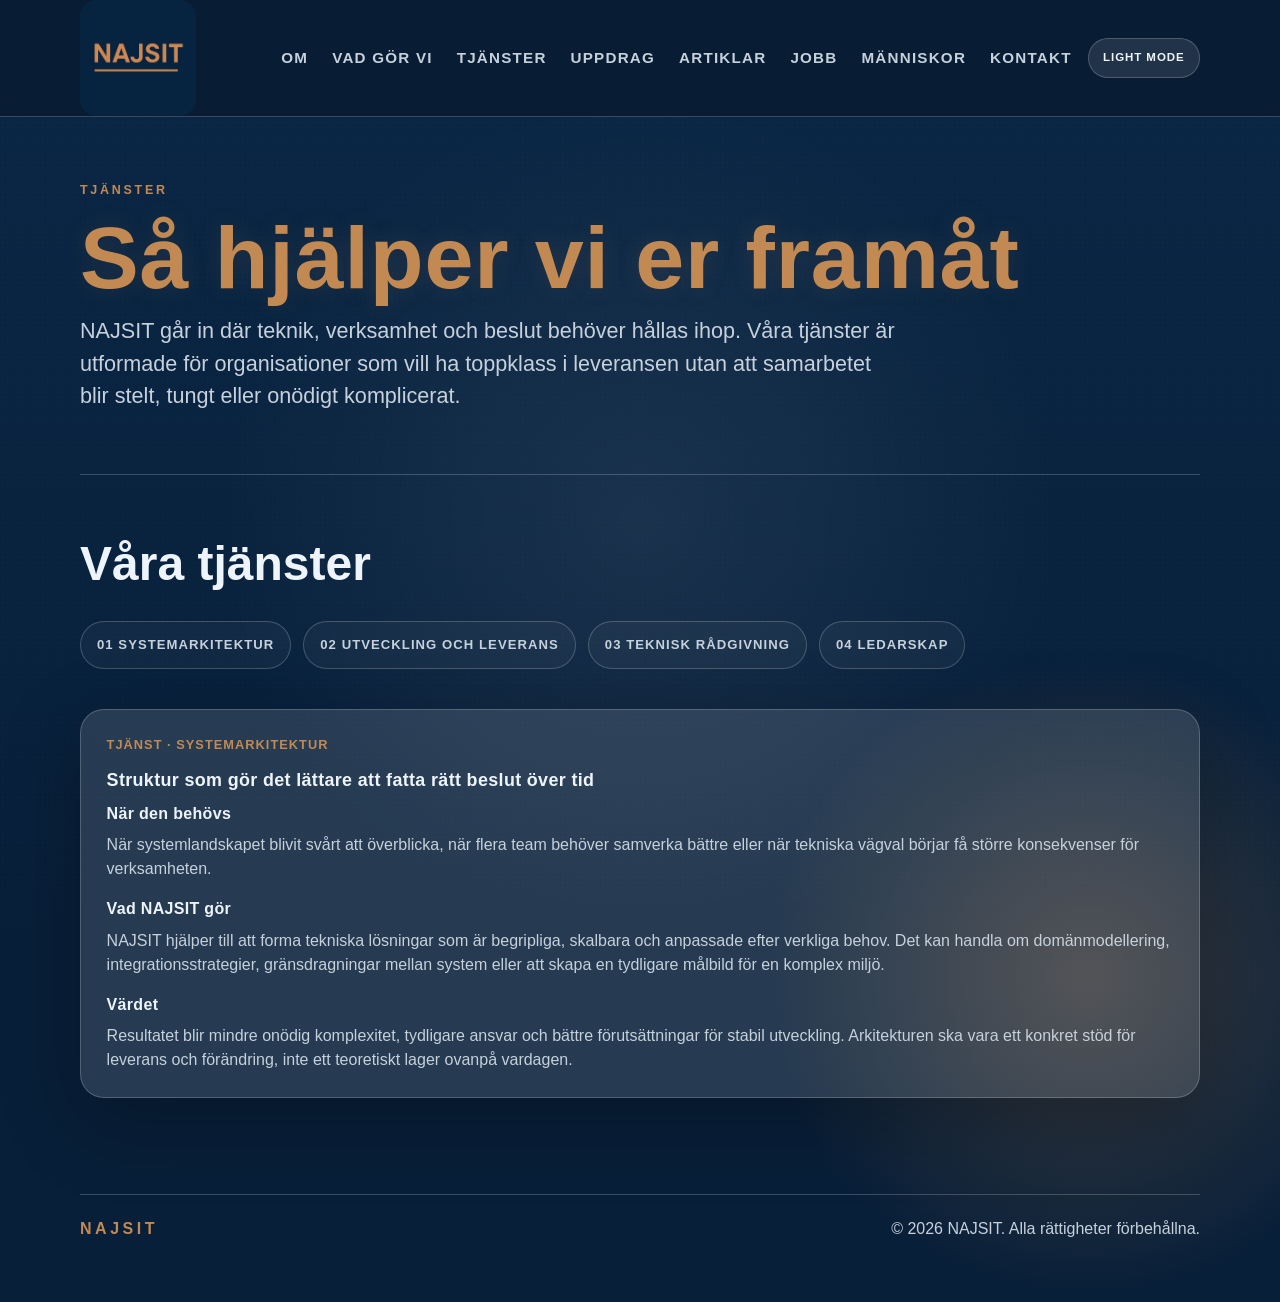
<file: tjanster.html>
<!DOCTYPE html>
<html lang="sv">
<head>
  <meta charset="UTF-8">
  <meta name="viewport" content="width=device-width, initial-scale=1.0">
  <title>NAJSIT - Tjänster</title>
  <meta
    name="description"
    content="NAJSITs tjänster inom systemarkitektur, utveckling, teknisk rådgivning och ledarskap."
  >
  <meta property="og:title" content="NAJSIT - Tjänster">
  <meta
    property="og:description"
    content="Fördjupning i NAJSITs tjänster inom systemarkitektur, utveckling, teknisk rådgivning och ledarskap."
  >
  <meta property="og:type" content="website">
  <meta property="og:locale" content="sv_SE">
  <link rel="icon" href="najsit.png">
  <link rel="stylesheet" href="styles.css">
</head>
<body>
  <div class="page-shell">
    <header class="site-header" aria-label="Huvudnavigering">
      <div class="container nav-bar">
        <a class="brand" href="index.html#top" aria-label="NAJSIT hem">
          <img class="brand-mark" src="najsit.png" alt="NAJSIT logotyp">
        </a>
        <div class="nav-actions">
          <nav class="site-nav" aria-label="Sektioner">
            <a href="om-najsit.html">Om</a>
            <a href="index.html#vadgorvi">Vad gör vi</a>
            <a href="index.html#tjanster">Tjänster</a>
            <a href="index.html#uppdrag">Uppdrag</a>
            <a href="index.html#artiklar">Artiklar</a>
            <a href="jobb.html">Jobb</a>
            <a href="index.html#manniskor">Människor</a>
            <a href="index.html#kontakt">Kontakt</a>
          </nav>
          <button class="theme-toggle" type="button" data-theme-toggle aria-label="Byt färgtema">Light mode</button>
        </div>
      </div>
    </header>

    <main>
      <section class="section container archive-hero">
        <p class="section-label">Tjänster</p>
        <h1 class="archive-title">Så hjälper vi er framåt</h1>
        <p class="lead narrow">
          NAJSIT går in där teknik, verksamhet och beslut behöver hållas ihop. Våra tjänster är
          utformade för organisationer som vill ha toppklass i leveransen utan att samarbetet blir stelt,
          tungt eller onödigt komplicerat.
        </p>
      </section>

      <div class="divider container"></div>

      <section class="section container archive-list" aria-labelledby="services-archive-title">
        <h2 id="services-archive-title">Våra tjänster</h2>
        <div class="assignment-tabs" role="tablist" aria-label="Tjänster">
          <a class="assignment-tab" href="#systemarkitektur">01 Systemarkitektur</a>
          <a class="assignment-tab" href="#utveckling-och-leverans">02 Utveckling och leverans</a>
          <a class="assignment-tab" href="#teknisk-radgivning">03 Teknisk rådgivning</a>
          <a class="assignment-tab" href="#ledarskap">04 Ledarskap</a>
        </div>

        <div class="assignment-panels">
          <article class="archive-item assignment-panel assignment-panel-default" id="systemarkitektur">
            <div class="archive-meta">Tjänst · Systemarkitektur</div>
            <h3>Struktur som gör det lättare att fatta rätt beslut över tid</h3>
            <div class="case-sections">
              <div>
                <h4>När den behövs</h4>
                <p>
                  När systemlandskapet blivit svårt att överblicka, när flera team behöver samverka bättre
                  eller när tekniska vägval börjar få större konsekvenser för verksamheten.
                </p>
              </div>
              <div>
                <h4>Vad NAJSIT gör</h4>
                <p>
                  NAJSIT hjälper till att forma tekniska lösningar som är begripliga, skalbara och anpassade
                  efter verkliga behov. Det kan handla om domänmodellering, integrationsstrategier,
                  gränsdragningar mellan system eller att skapa en tydligare målbild för en komplex miljö.
                </p>
              </div>
              <div>
                <h4>Värdet</h4>
                <p>
                  Resultatet blir mindre onödig komplexitet, tydligare ansvar och bättre förutsättningar för
                  stabil utveckling. Arkitekturen ska vara ett konkret stöd för leverans och förändring, inte
                  ett teoretiskt lager ovanpå vardagen.
                </p>
              </div>
            </div>
          </article>

          <article class="archive-item assignment-panel" id="utveckling-och-leverans">
            <div class="archive-meta">Tjänst · Utveckling och leverans</div>
            <h3>Senior utveckling som höjer både kod, flöde och leveransförmåga</h3>
            <div class="case-sections">
              <div>
                <h4>När den behövs</h4>
                <p>
                  När ett team behöver förstärkning, när ett initiativ är kritiskt eller när tempo och kvalitet
                  måste öka samtidigt utan att det blir stökigare runt leveransen.
                </p>
              </div>
              <div>
                <h4>Vad NAJSIT gör</h4>
                <p>
                  NAJSIT går in i utvecklingsarbetet med erfarenhet, struktur och genomförandekraft. Det omfattar
                  modern backend, frontend och leveransnära tekniska miljöer där kod, samarbete och ansvar behöver
                  hålla ihop.
                </p>
              </div>
              <div>
                <h4>Värdet</h4>
                <p>
                  Kunden får högre kodkvalitet, bättre utvecklingsflöden och större trygghet i att leveransen håller
                  när den möter verkligheten. Det ska vara smidigt att arbeta tillsammans, inte tungt att få saker i mål.
                </p>
              </div>
            </div>
          </article>

          <article class="archive-item assignment-panel" id="teknisk-radgivning">
            <div class="archive-meta">Tjänst · Teknisk rådgivning</div>
            <h3>Beslutsstöd som gör komplex teknik mer begriplig och användbar</h3>
            <div class="case-sections">
              <div>
                <h4>När den behövs</h4>
                <p>
                  När investeringar, plattformsval, kvalitet i en leverans eller större förändringar kräver ett
                  erfaret perspektiv som håller både tekniskt och affärsmässigt.
                </p>
              </div>
              <div>
                <h4>Vad NAJSIT gör</h4>
                <p>
                  NAJSIT hjälper organisationer att förstå nuläget, värdera alternativ och välja en rimlig väg framåt.
                  Det kan gälla due diligence, kvalitetssäkring, tekniska vägval eller stöd inför större beslut.
                </p>
              </div>
              <div>
                <h4>Värdet</h4>
                <p>
                  Rådgivningen skapar lugn och struktur i beslutsprocessen. Det blir lättare att se vad som faktiskt
                  spelar roll, minska brus och prioritera förändring med större precision och mindre osäkerhet.
                </p>
              </div>
            </div>
          </article>

          <article class="archive-item assignment-panel" id="ledarskap">
            <div class="archive-meta">Tjänst · Ledarskap</div>
            <h3>Ledarskap som skapar riktning, trygghet och framdrift när mycket står på spel</h3>
            <div class="case-sections">
              <div>
                <h4>När den behövs</h4>
                <p>
                  När teknikorganisationen är under press, när ansvar behöver tydliggöras eller när ett initiativ
                  behöver senior närvaro för att få lugn, riktning och bättre prioriteringar.
                </p>
              </div>
              <div>
                <h4>Vad NAJSIT gör</h4>
                <p>
                  NAJSIT går in i ledande roller för att skapa stabilitet i förändring, stärka samarbetet mellan teknik
                  och verksamhet och få ordning på leverans, beslut och ansvar.
                </p>
              </div>
              <div>
                <h4>Värdet</h4>
                <p>
                  Resultatet blir bättre framdrift, mindre osäkerhet och större chans att lyckas i lägen där både tempo
                  och kvalitet är avgörande. Ledarskapet ska vara tydligt, professionellt och najs att arbeta nära.
                </p>
              </div>
            </div>
          </article>
        </div>
      </section>
    </main>

    <footer class="site-footer">
      <div class="container footer-inner">
        <div class="footer-brand">NAJSIT</div>
        <div>&copy; <span id="year"></span> NAJSIT. Alla rättigheter förbehållna.</div>
      </div>
    </footer>
  </div>

  <script src="script.js"></script>
</body>
</html>
</file>
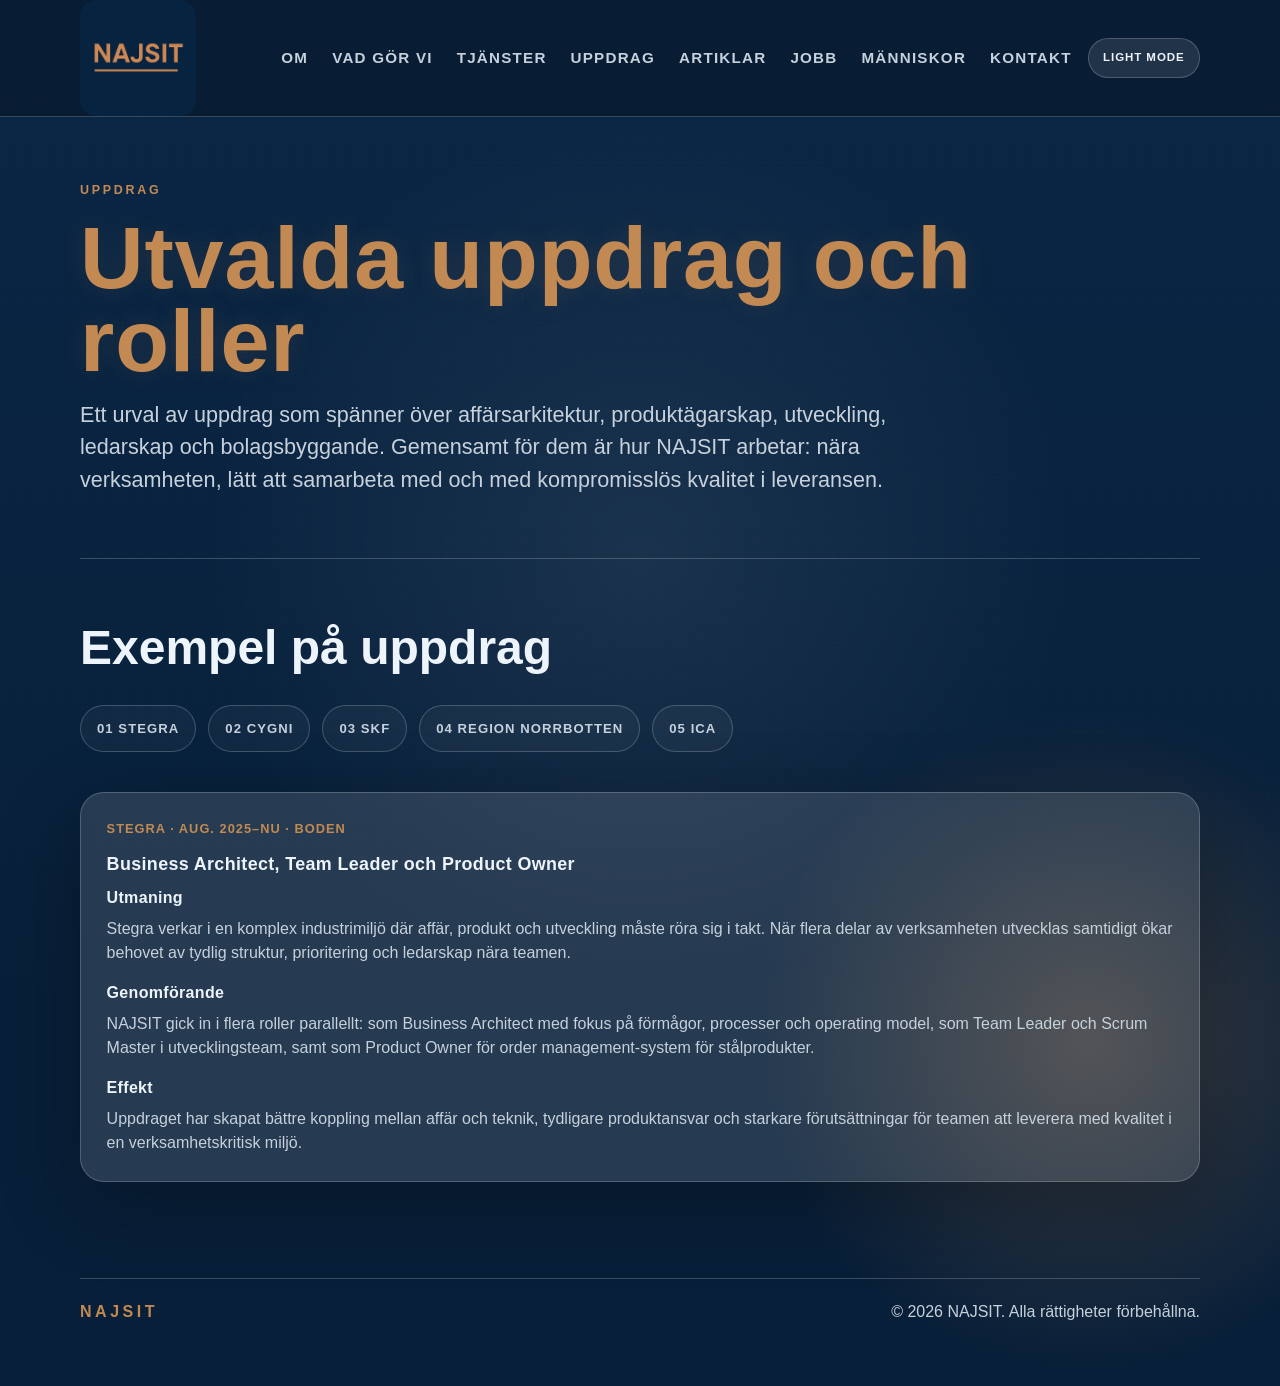
<file: uppdrag.html>
<!DOCTYPE html>
<html lang="sv">
<head>
  <meta charset="UTF-8">
  <meta name="viewport" content="width=device-width, initial-scale=1.0">
  <title>NAJSIT - Uppdrag</title>
  <meta
    name="description"
    content="Utvalda uppdrag där NAJSITs arbetssatt inom arkitektur, utveckling, radgivning och ledarskap kommer till uttryck."
  >
  <meta property="og:title" content="NAJSIT - Uppdrag">
  <meta
    property="og:description"
    content="Exempel på uppdrag inom produktagarskap, affarsarkitektur, systemutveckling och tekniskt ledarskap."
  >
  <meta property="og:type" content="website">
  <meta property="og:locale" content="sv_SE">
  <link rel="icon" href="najsit.png">
  <link rel="stylesheet" href="styles.css">
</head>
<body>
  <div class="page-shell">
    <header class="site-header" aria-label="Huvudnavigering">
      <div class="container nav-bar">
        <a class="brand" href="index.html#top" aria-label="NAJSIT hem">
          <img class="brand-mark" src="najsit.png" alt="NAJSIT logotyp">
        </a>
        <div class="nav-actions">
          <nav class="site-nav" aria-label="Sektioner">
            <a href="om-najsit.html">Om</a>
            <a href="index.html#vadgorvi">Vad gör vi</a>
            <a href="index.html#tjanster">Tjänster</a>
            <a href="index.html#uppdrag">Uppdrag</a>
            <a href="index.html#artiklar">Artiklar</a>
            <a href="jobb.html">Jobb</a>
            <a href="index.html#manniskor">Människor</a>
            <a href="index.html#kontakt">Kontakt</a>
          </nav>
          <button class="theme-toggle" type="button" data-theme-toggle aria-label="Byt färgtema">Light mode</button>
        </div>
      </div>
    </header>

    <main>
      <section class="section container archive-hero">
        <p class="section-label">Uppdrag</p>
        <h1 class="archive-title">Utvalda uppdrag och roller</h1>
        <p class="lead narrow">
          Ett urval av uppdrag som spänner över affärsarkitektur, produktägarskap, utveckling,
          ledarskap och bolagsbyggande. Gemensamt för dem är hur NAJSIT arbetar: nära verksamheten,
          lätt att samarbeta med och med kompromisslös kvalitet i leveransen.
        </p>
      </section>

      <div class="divider container"></div>

      <section class="section container archive-list" aria-labelledby="cases-title">
        <h2 id="cases-title">Exempel på uppdrag</h2>
        <div class="assignment-tabs" role="tablist" aria-label="Uppdrag">
          <a class="assignment-tab" href="#stegra">01 Stegra</a>
          <a class="assignment-tab" href="#cygni">02 Cygni</a>
          <a class="assignment-tab" href="#skf">03 SKF</a>
          <a class="assignment-tab" href="#region-norrbotten">04 Region Norrbotten</a>
          <a class="assignment-tab" href="#ica">05 ICA</a>
        </div>

        <div class="assignment-panels">
        <article class="archive-item assignment-panel assignment-panel-default" id="stegra">
          <div class="archive-meta">Stegra · aug. 2025–nu · Boden</div>
          <h3>Business Architect, Team Leader och Product Owner</h3>
          <div class="case-sections">
            <div>
              <h4>Utmaning</h4>
              <p>
                Stegra verkar i en komplex industrimiljö där affär, produkt och utveckling måste röra sig i takt.
                När flera delar av verksamheten utvecklas samtidigt ökar behovet av tydlig struktur, prioritering
                och ledarskap nära teamen.
              </p>
            </div>
            <div>
              <h4>Genomförande</h4>
              <p>
                NAJSIT gick in i flera roller parallellt: som Business Architect med fokus på förmågor,
                processer och operating model, som Team Leader och Scrum Master i utvecklingsteam, samt som Product
                Owner för order management-system för stålprodukter.
              </p>
            </div>
            <div>
              <h4>Effekt</h4>
              <p>
                Uppdraget har skapat bättre koppling mellan affär och teknik, tydligare produktansvar och starkare
                förutsättningar för teamen att leverera med kvalitet i en verksamhetskritisk miljö.
              </p>
            </div>
          </div>
        </article>

        <article class="archive-item assignment-panel" id="cygni">
          <div class="archive-meta">Cygni / Accenture · 2018–2025 · Sverige</div>
          <h3>CSO, Regional Manager, CEO och konsult</h3>
          <div class="case-sections">
            <div>
              <h4>Utmaning</h4>
              <p>
                Att bygga upp och utveckla en stark konsultverksamhet kräver mer än försäljning och rekrytering.
                Det kräver kultur, teknisk trovärdighet, ledarskap och förmåga att växa utan att tappa identitet
                eller kvalitet.
              </p>
            </div>
            <div>
              <h4>Genomförande</h4>
              <p>
                NAJSITs erfarenhetsbas kommer bland annat från att bygga upp team och kundrelationer i Luleå,
                leda norra Sveriges verksamhet som Regional Manager och senare ta ansvar för strategi, regionala
                chefer och delar av den tekniska riktningen i verksamheten.
              </p>
            </div>
            <div>
              <h4>Effekt</h4>
              <p>
                Resultatet blev en stark regional etablering, expansion till nya orter, ökad samverkan med Accenture
                och en verksamhet som kunde växa med bibehållen kultur, leveranskvalitet och teknisk profil.
              </p>
            </div>
          </div>
        </article>

        <article class="archive-item assignment-panel" id="skf">
          <div class="archive-meta">SKF · 2017–2019 · Luleå</div>
          <h3>Systemutveckling och arkitektur för condition monitoring</h3>
          <div class="case-sections">
            <div>
              <h4>Utmaning</h4>
              <p>
                SKF behövde en robust lösning för realtidsövervakning och analys av maskindata, i en miljö där
                tillgänglighet, datakvalitet och teknisk hållbarhet var avgörande.
              </p>
            </div>
            <div>
              <h4>Genomförande</h4>
              <p>
                NAJSIT gick in med utveckling och teknisk riktning i en lösning byggd med AWS, Node.js, .NET
                och React. Uppdraget genomfördes i Scrum-baserad form med fokus på nära samarbete och hög
                leveranskvalitet.
              </p>
            </div>
            <div>
              <h4>Effekt</h4>
              <p>
                Resultatet blev en modern, robust plattform för condition monitoring där data, arkitektur och
                utveckling samverkade för att möta affärens och teknikens krav samtidigt.
              </p>
            </div>
          </div>
        </article>

        <article class="archive-item assignment-panel" id="region-norrbotten">
          <div class="archive-meta">Region Norrbotten via Tieto · 2012–2015 · Luleå</div>
          <h3>Scrum Master och utvecklare i vårdnära system</h3>
          <div class="case-sections">
            <div>
              <h4>Utmaning</h4>
              <p>
                Inom vården ställs höga krav på stabilitet, kvalitet och tydliga arbetssätt. Systemen behöver
                fungera pålitligt i en verksamhet där fel får stora konsekvenser.
              </p>
            </div>
            <div>
              <h4>Genomförande</h4>
              <p>
                NAJSIT arbetade som Scrum Master och utvecklare i ett serviceorienterat system med WPF-klient
                och backend i Progress 4GL. Arbetet omfattade enhetstester, kodgranskning och ansvar för
                versionshantering i både SVN och Git.
              </p>
            </div>
            <div>
              <h4>Effekt</h4>
              <p>
                Uppdraget stärkte kvaliteten i leveransen och skapade stabila teamprocesser i ett vårdnära system
                där teknisk disciplin och pålitlighet var helt centrala.
              </p>
            </div>
          </div>
        </article>

        <article class="archive-item assignment-panel" id="ica">
          <div class="archive-meta">ICA via Connecta och ICA · 2006–2008</div>
          <h3>Team Lead, utvecklare och testledare för automatiserad butikspåfyllnad</h3>
          <div class="case-sections">
            <div>
              <h4>Utmaning</h4>
              <p>
                ICA:s system för automatiserad butikspåfyllnad behövde fungera på hög nivå i stor skala, med
                precision i både ordergenerering och lagerberäkningar för butiker i Sverige och Norge.
              </p>
            </div>
            <div>
              <h4>Genomförande</h4>
              <p>
                NAJSIT gick först in med testledning och kvalitetssäkring och senare som Team Lead och
                utvecklare i ett J2EE-baserat system på WebSphere med Oracle som databas. Rollen omfattade
                backendutveckling, förbättring av algoritmer och ledning av teamets arbete.
              </p>
            </div>
            <div>
              <h4>Effekt</h4>
              <p>
                Uppdraget bidrog till högre kvalitet, stabil drift och förbättrad träffsäkerhet i ett system som
                direkt påverkade verksamhetens flöden och butikernas vardag.
              </p>
            </div>
          </div>
        </article>
        </div>
      </section>
    </main>

    <footer class="site-footer">
      <div class="container footer-inner">
        <div class="footer-brand">NAJSIT</div>
        <div>&copy; <span id="year"></span> NAJSIT. Alla rättigheter förbehållna.</div>
      </div>
    </footer>
  </div>

  <script src="script.js"></script>
</body>
</html>
</file>
<file: styles.css>
:root {
  --bg: #081f39;
  --bg-soft: #0d2b4a;
  --surface: rgba(255, 255, 255, 0.12);
  --surface-strong: rgba(255, 255, 255, 0.18);
  --text: #eef4fb;
  --muted: #c6d1dc;
  --line: rgba(255, 255, 255, 0.2);
  --accent: #c28a52;
  --accent-strong: #dda066;
  --shadow: 0 24px 80px rgba(0, 0, 0, 0.28);
  --bg-start: #0a2746;
  --bg-glow: rgba(194, 138, 82, 0.28);
  --bg-soft-glow: rgba(255, 255, 255, 0.07);
  --header-bg: rgba(8, 25, 47, 0.76);
  --dot-opacity: 0.18;
  --secondary-bg: rgba(255, 255, 255, 0.1);
  --primary-text: #0a2038;
}

:root[data-theme="light"] {
  --bg: #edf1f4;
  --bg-soft: #ffffff;
  --surface: rgba(255, 255, 255, 0.84);
  --surface-strong: rgba(255, 255, 255, 0.96);
  --text: #14293d;
  --muted: #556879;
  --line: rgba(20, 41, 61, 0.12);
  --accent: #b67943;
  --accent-strong: #c9894d;
  --shadow: 0 22px 70px rgba(17, 24, 39, 0.07);
  --bg-start: #fbfcfd;
  --bg-glow: rgba(194, 138, 82, 0.18);
  --bg-soft-glow: rgba(255, 255, 255, 0.92);
  --header-bg: rgba(251, 252, 253, 0.82);
  --dot-opacity: 0.05;
  --secondary-bg: rgba(20, 41, 61, 0.045);
  --primary-text: #fffaf4;
}

* {
  box-sizing: border-box;
}

html {
  scroll-behavior: smooth;
}

body {
  margin: 0;
  min-height: 100vh;
  color: var(--text);
  font: 16px/1.5 "Avenir Next", Avenir, "Segoe UI", Arial, sans-serif;
  background:
    radial-gradient(circle at 85% 75%, var(--bg-glow), transparent 22%),
    radial-gradient(circle at 50% 40%, var(--bg-soft-glow), transparent 42%),
    linear-gradient(180deg, var(--bg-start) 0%, var(--bg) 72%);
}

a {
  color: inherit;
  text-decoration: none;
}

img {
  display: block;
  max-width: 100%;
}

.page-shell {
  position: relative;
  overflow: hidden;
}

.page-shell::before {
  content: "";
  position: fixed;
  inset: 0;
  pointer-events: none;
  opacity: var(--dot-opacity);
  background-image:
    radial-gradient(rgba(255, 255, 255, 0.12) 0.5px, transparent 0.5px);
  background-size: 5px 5px;
}

.container {
  width: min(1120px, calc(100% - 2rem));
  margin: 0 auto;
}

.site-header {
  position: sticky;
  top: 0;
  z-index: 20;
  backdrop-filter: blur(12px);
  background: var(--header-bg);
  border-bottom: 1px solid var(--line);
}

.nav-bar,
.footer-inner {
  display: flex;
  align-items: center;
  justify-content: space-between;
  gap: 1.5rem;
}

.nav-bar {
  min-height: 92px;
}

.nav-actions {
  display: flex;
  align-items: center;
  justify-content: flex-end;
  flex: 1 1 auto;
  gap: 1rem;
}

.brand-mark {
  width: 116px;
  height: 116px;
  border-radius: 16px;
}

.site-nav {
  display: flex;
  flex-wrap: wrap;
  gap: 1.5rem;
  font-size: 0.95rem;
  font-weight: 700;
  letter-spacing: 0.08em;
  text-transform: uppercase;
}

.site-nav a {
  color: var(--muted);
}

.site-nav a:hover {
  color: var(--text);
}

.hero {
  display: grid;
  grid-template-columns: 1.1fr 0.9fr;
  gap: 2.5rem;
  align-items: center;
  padding: 4.5rem 0 3.5rem;
}

.eyebrow,
.section-label {
  margin: 0 0 1rem;
  color: var(--accent);
  font-size: 0.78rem;
  font-weight: 800;
  letter-spacing: 0.22em;
  text-transform: uppercase;
}

h1,
h2,
h3,
p {
  margin-top: 0;
}

h1 {
  margin-bottom: 1rem;
  font-size: clamp(4rem, 15vw, 9rem);
  line-height: 0.9;
  letter-spacing: 0.03em;
  color: var(--accent);
  text-shadow: 0 0 24px rgba(194, 138, 82, 0.14);
}

h2 {
  margin-bottom: 1rem;
  font-size: clamp(1.8rem, 4vw, 3rem);
  line-height: 1.05;
}

h3 {
  margin-bottom: 0.5rem;
  font-size: 1.12rem;
  letter-spacing: 0.02em;
}

.lead,
.card p,
.metric p,
.contact-list,
.contact-list span {
  color: var(--muted);
}

.lead {
  max-width: 58ch;
  font-size: clamp(1.05rem, 2.2vw, 1.35rem);
}

.lead.narrow {
  max-width: 68ch;
}

.cta-row {
  display: flex;
  flex-wrap: wrap;
  gap: 0.9rem;
  margin-top: 2rem;
}

.button {
  display: inline-flex;
  align-items: center;
  justify-content: center;
  min-height: 48px;
  padding: 0.85rem 1.2rem;
  border: 1px solid var(--line);
  border-radius: 999px;
  font-size: 0.85rem;
  font-weight: 800;
  letter-spacing: 0.1em;
  text-transform: uppercase;
  transition: transform 160ms ease, border-color 160ms ease, background-color 160ms ease;
}

.button:hover {
  transform: translateY(-1px);
}

.button.primary {
  background: var(--accent);
  border-color: var(--accent);
  color: var(--primary-text);
}

.button.secondary {
  background: var(--secondary-bg);
}

.button.accent {
  border-color: var(--accent);
  color: var(--accent);
}

.theme-toggle {
  display: inline-flex;
  align-items: center;
  justify-content: center;
  min-height: 40px;
  padding: 0.65rem 0.9rem;
  border: 1px solid var(--line);
  border-radius: 999px;
  background: var(--secondary-bg);
  color: var(--text);
  font: inherit;
  font-size: 0.72rem;
  font-weight: 800;
  letter-spacing: 0.08em;
  text-transform: uppercase;
  cursor: pointer;
  transition: transform 160ms ease, border-color 160ms ease, background-color 160ms ease, color 160ms ease;
}

.theme-toggle:hover {
  transform: translateY(-1px);
}

:root[data-theme="light"] .page-shell::before {
  background-image:
    radial-gradient(rgba(20, 41, 61, 0.08) 0.5px, transparent 0.5px);
}

:root[data-theme="light"] .site-header {
  box-shadow: 0 10px 30px rgba(17, 24, 39, 0.04);
}

:root[data-theme="light"] .site-nav a:hover,
:root[data-theme="light"] .theme-toggle:hover,
:root[data-theme="light"] .button.secondary:hover {
  border-color: rgba(20, 41, 61, 0.18);
  background: rgba(20, 41, 61, 0.07);
}

:root[data-theme="light"] .theme-toggle,
:root[data-theme="light"] .button.secondary {
  color: var(--text);
}

.hero-panel,
.card,
.contact-panel {
  border: 1px solid var(--line);
  background: var(--surface);
  box-shadow: var(--shadow);
}

.hero-panel {
  border-radius: 28px;
  overflow: hidden;
}

.hero-panel-content {
  padding: 1.5rem;
}

.metrics {
  display: grid;
  grid-template-columns: repeat(2, minmax(0, 1fr));
  gap: 0.9rem;
  margin-top: 1.25rem;
}

.metric {
  padding: 1rem;
  border: 1px solid var(--line);
  border-radius: 18px;
  background: rgba(255, 255, 255, 0.11);
}

:root[data-theme="light"] .hero-panel,
:root[data-theme="light"] .card,
:root[data-theme="light"] .contact-panel,
:root[data-theme="light"] .archive-item,
:root[data-theme="light"] .profile-image-wrap,
:root[data-theme="light"] .cv-hero-image-wrap {
  background:
    linear-gradient(180deg, rgba(255, 255, 255, 0.98), rgba(246, 248, 250, 0.96));
  border-color: rgba(20, 41, 61, 0.1);
}

:root[data-theme="light"] .metric,
:root[data-theme="light"] .pill {
  background: rgba(255, 255, 255, 0.7);
  border-color: rgba(20, 41, 61, 0.1);
}

:root[data-theme="light"] .section-intro-panel {
  background: linear-gradient(90deg, rgba(255, 255, 255, 0.98), rgba(247, 249, 251, 0.82) 72%);
}

:root[data-theme="light"] .section-spotlight-block::before {
  background:
    radial-gradient(circle at right top, rgba(194, 138, 82, 0.15), transparent 36%),
    linear-gradient(180deg, rgba(255, 255, 255, 0.88), rgba(246, 248, 250, 0.7));
}

.divider {
  height: 1px;
  background: var(--line);
}

.section {
  padding: 4rem 0;
}

.section-head {
  display: grid;
  grid-template-columns: minmax(0, 1fr) minmax(280px, 0.7fr);
  gap: 1.25rem 2rem;
  align-items: end;
  margin-bottom: 1.5rem;
}

.section-note {
  margin: 0;
  color: var(--muted);
  font-size: 1rem;
  line-height: 1.7;
}

.section-note-wide {
  max-width: 44ch;
}

.section-intro-block {
  padding-top: 3.2rem;
}

.section-intro-panel {
  max-width: 62rem;
  padding: 1.6rem 1.75rem 1.7rem;
  border-left: 3px solid var(--accent);
  background: linear-gradient(90deg, rgba(255, 255, 255, 0.06), transparent 68%);
  border-radius: 0 26px 26px 0;
}

.section-flow-block .cards,
.section-editorial-block .assignment-strip,
.section-editorial-block .article-showcase {
  margin-top: 1.4rem;
}

.section-spotlight-block {
  position: relative;
}

.section-spotlight-block::before {
  content: none;
}

.section-values-block .values {
  margin-top: 2rem;
}

.section-profile-block {
  padding-top: 4.75rem;
}

.section-contact-block {
  padding-top: 4.5rem;
}

.cards {
  display: grid;
  grid-template-columns: repeat(4, minmax(0, 1fr));
  gap: 1rem;
}

.market-cards {
  grid-template-columns: repeat(3, minmax(0, 1fr));
}

.article-showcase {
  display: grid;
  grid-template-columns: minmax(0, 1.2fr) minmax(320px, 0.8fr);
  gap: 1rem;
  align-items: stretch;
}

.article-feature-link {
  display: block;
}

.article-feature {
  display: flex;
  flex-direction: column;
  justify-content: flex-end;
  min-height: 100%;
  padding: 1.8rem;
  border-radius: 28px;
  background:
    linear-gradient(180deg, rgba(255, 255, 255, 0.03), rgba(255, 255, 255, 0.11)),
    radial-gradient(circle at right top, rgba(194, 138, 82, 0.16), transparent 34%);
}

:root[data-theme="light"] .article-feature {
  background:
    linear-gradient(180deg, rgba(255, 255, 255, 0.98), rgba(249, 245, 240, 0.94)),
    radial-gradient(circle at right top, rgba(194, 138, 82, 0.22), transparent 34%);
  border-color: rgba(182, 121, 67, 0.22);
}

.article-feature h3 {
  margin-bottom: 0.8rem;
  font-size: clamp(1.8rem, 4vw, 2.8rem);
  line-height: 0.98;
  letter-spacing: -0.03em;
  max-width: 12ch;
}

.article-feature > p {
  max-width: 58ch;
}

.article-feature-body {
  margin-top: 1rem;
}

.article-read-more {
  display: inline-flex;
  margin-top: 1.4rem;
  color: var(--text);
  font-size: 0.82rem;
  font-weight: 800;
  letter-spacing: 0.08em;
  text-transform: uppercase;
}

.article-stack {
  display: grid;
  gap: 0.8rem;
}

.article-mini {
  display: block;
  padding: 1.15rem 0;
  border-top: 1px solid var(--line);
}

:root[data-theme="light"] .article-mini {
  border-top-color: rgba(20, 41, 61, 0.1);
}

.article-mini:first-child {
  border-top: 0;
  padding-top: 0.2rem;
}

.article-mini h3 {
  margin-bottom: 0.45rem;
  font-size: 1.18rem;
  line-height: 1.1;
}

.article-mini p {
  margin-bottom: 0;
  color: var(--muted);
}

.assignment-card {
  position: relative;
  min-height: 100%;
  padding: 1.25rem 1.35rem 1.5rem;
  border-radius: 24px;
  border: 1px solid var(--line);
  background: linear-gradient(180deg, rgba(255, 255, 255, 0.06), rgba(255, 255, 255, 0.02));
  box-shadow: var(--shadow);
}

:root[data-theme="light"] .assignment-card {
  background:
    linear-gradient(180deg, rgba(255, 255, 255, 0.98), rgba(245, 247, 249, 0.95));
  border-color: rgba(20, 41, 61, 0.1);
}

.assignment-strip {
  display: flex;
  flex-wrap: wrap;
  align-items: stretch;
  gap: 1rem;
}

.assignment-link {
  display: flex;
  flex: 1 1 280px;
  min-width: 0;
}

.assignment-link-wide {
  flex-basis: 420px;
}

.assignment-card-home {
  width: 100%;
  min-height: 300px;
}

.assignment-head {
  display: flex;
  align-items: baseline;
  justify-content: space-between;
  gap: 1rem;
  margin-bottom: 1.5rem;
}

.assignment-label {
  margin: 0;
  color: var(--muted);
  font-size: 0.8rem;
  font-weight: 700;
  letter-spacing: 0.08em;
  text-transform: uppercase;
}

.assignment-index {
  margin: 0;
  color: var(--accent);
  font-size: clamp(2rem, 4vw, 2.8rem);
  font-weight: 800;
  line-height: 1;
  letter-spacing: -0.04em;
}

.assignment-card h3 {
  font-size: 1.35rem;
  line-height: 1.1;
  letter-spacing: -0.02em;
  max-width: 14ch;
}

.assignment-card-featured h3 {
  font-size: 1.65rem;
  max-width: 16ch;
}

.assignment-card p:last-child {
  margin-bottom: 0;
}

.assignment-tabs {
  display: flex;
  flex-wrap: wrap;
  gap: 0.75rem;
  margin-bottom: 1.5rem;
}

.assignment-tab {
  appearance: none;
  display: inline-flex;
  align-items: center;
  justify-content: center;
  border: 1px solid var(--line);
  background: rgba(255, 255, 255, 0.04);
  color: var(--muted);
  border-radius: 999px;
  padding: 0.8rem 1rem;
  font: inherit;
  font-size: 0.82rem;
  font-weight: 800;
  letter-spacing: 0.08em;
  text-transform: uppercase;
  cursor: pointer;
  transition: background-color 160ms ease, color 160ms ease, border-color 160ms ease, transform 160ms ease;
}

.assignment-tab:hover {
  transform: translateY(-1px);
  color: var(--text);
}

:root[data-theme="light"] .assignment-tab {
  background: rgba(255, 255, 255, 0.72);
}

:root[data-theme="light"] .assignment-tab:hover {
  background: rgba(20, 41, 61, 0.07);
}

.assignment-panels {
  position: relative;
}

.assignment-panel {
  display: none;
  margin-top: 0;
}

.assignment-panel-default {
  display: block;
}

.assignment-panel:target {
  display: block;
}

.assignment-panels:has(.assignment-panel:target) .assignment-panel-default:not(:target) {
  display: none;
}

.blog-grid {
  grid-template-columns: repeat(2, minmax(0, 1fr));
}

.news-card-link {
  display: block;
}

.article-list-item {
  display: block;
}

.service-card-link {
  display: block;
}

.news-card {
  height: 100%;
}

.service-card {
  height: 100%;
}

.news-meta,
.archive-meta {
  margin-bottom: 0.8rem;
  color: var(--accent);
  font-size: 0.8rem;
  font-weight: 800;
  letter-spacing: 0.08em;
  text-transform: uppercase;
}

.card {
  padding: 1.4rem;
  border-radius: 20px;
}

.values {
  display: grid;
  grid-template-columns: repeat(6, minmax(0, 1fr));
  gap: 0.9rem;
  margin-top: 1.5rem;
}

.pill {
  padding: 0.85rem 1rem;
  border: 1px solid var(--line);
  border-radius: 999px;
  text-align: center;
  font-weight: 700;
  color: var(--text);
  background: rgba(255, 255, 255, 0.11);
}

:root[data-theme="light"] h1 {
  text-shadow: none;
}

:root[data-theme="light"] .footer-inner {
  color: var(--muted);
}

:root[data-theme="light"] .footer-brand {
  color: var(--accent);
}

.contact-panel {
  display: grid;
  grid-template-columns: 1.1fr 0.9fr;
  gap: 1.5rem;
  padding: 1.75rem;
  border-radius: 28px;
}

.job-panel {
  display: grid;
  grid-template-columns: 1.15fr 0.85fr;
  gap: 1.5rem;
  align-items: start;
  position: relative;
  z-index: 1;
  padding: 1.8rem;
  border: 1px solid var(--line);
  border-radius: 30px;
  background:
    linear-gradient(180deg, rgba(255, 255, 255, 0.08), rgba(255, 255, 255, 0.03)),
    radial-gradient(circle at right top, rgba(194, 138, 82, 0.12), transparent 32%);
  box-shadow: var(--shadow);
}

.job-panel-copy,
.job-panel-facts {
  display: grid;
  gap: 1rem;
}

.job-panel-facts {
  display: grid;
  grid-template-columns: repeat(2, minmax(0, 1fr));
  gap: 0.9rem;
  align-content: start;
}

.job-metric {
  min-height: 100%;
}

.job-metric h3 {
  font-size: 0.96rem;
  margin-bottom: 0.4rem;
}

:root[data-theme="light"] .job-panel {
  background:
    linear-gradient(180deg, rgba(255, 255, 255, 0.98), rgba(248, 244, 239, 0.92)),
    radial-gradient(circle at right top, rgba(194, 138, 82, 0.18), transparent 32%);
  border-color: rgba(182, 121, 67, 0.16);
}

.profile-panel {
  display: grid;
  grid-template-columns: 0.8fr 1.1fr 0.85fr;
  gap: 1.5rem;
  align-items: start;
}

.profile-image-wrap,
.cv-hero-image-wrap {
  border: 1px solid var(--line);
  border-radius: 28px;
  overflow: hidden;
  background: var(--surface);
  box-shadow: var(--shadow);
}

.profile-image {
  width: 100%;
  height: 100%;
  object-fit: cover;
  display: block;
}

.profile-facts {
  display: grid;
  gap: 0.9rem;
}

.profile-name {
  margin: -0.35rem 0 1rem;
  color: var(--text);
  font-size: 1.15rem;
  font-weight: 700;
  letter-spacing: 0.01em;
}

.contact-list {
  display: grid;
  gap: 1rem;
  margin: 0;
  padding: 0;
  list-style: none;
}

.contact-list strong {
  display: block;
  margin-bottom: 0.2rem;
  color: var(--text);
}

.site-footer {
  padding: 2rem 0 2.5rem;
}

.archive-hero {
  padding-bottom: 2.5rem;
}

.archive-title {
  margin-bottom: 1rem;
  font-size: clamp(2.8rem, 8vw, 5.5rem);
  line-height: 0.95;
  letter-spacing: 0.01em;
  color: var(--accent);
}

.cv-hero-layout {
  display: grid;
  grid-template-columns: 1.1fr 0.7fr;
  gap: 1.5rem;
  align-items: center;
}

.cv-hero-copy .lead {
  margin-bottom: 0;
}

.cv-print-meta {
  display: none;
}

.archive-list {
  display: grid;
  gap: 1rem;
}

.cv-values {
  grid-template-columns: repeat(3, minmax(0, 1fr));
}

.cv-key-grid,
.cv-columns {
  display: grid;
  grid-template-columns: repeat(2, minmax(0, 1fr));
  gap: 1rem;
}

.cv-timeline {
  display: grid;
  gap: 1.5rem;
}

.cv-employer {
  display: grid;
  gap: 0.85rem;
}

.cv-employer > h3 {
  margin-bottom: 0;
  font-size: 1.35rem;
}

.cv-employer-meta {
  margin: 0;
  color: var(--accent);
  font-size: 0.82rem;
  font-weight: 800;
  letter-spacing: 0.08em;
  text-transform: uppercase;
}

.cv-role-list {
  display: grid;
  gap: 0.85rem;
}

.cv-role {
  padding-left: 1.1rem;
  border-left: 2px solid var(--line);
}

.cv-role h4 {
  margin-bottom: 0.45rem;
  font-size: 1.02rem;
  color: var(--text);
}

.cv-role p {
  margin-bottom: 0;
  color: var(--muted);
}

.cv-list {
  margin: 0;
  padding-left: 1.2rem;
  color: var(--muted);
  line-height: 1.8;
}

.archive-item {
  padding: 1.6rem;
  border: 1px solid var(--line);
  border-radius: 24px;
  background: var(--surface);
  box-shadow: var(--shadow);
}

.article-teaser {
  height: 100%;
}

.article-hero {
  padding-bottom: 1.5rem;
}

.article-meta {
  margin: 0 0 1rem;
  color: var(--accent);
  font-size: 0.8rem;
  font-weight: 800;
  letter-spacing: 0.08em;
  text-transform: uppercase;
}

.article-body {
  display: grid;
  gap: 1rem;
}

.article-body p {
  max-width: 70ch;
  margin: 0;
  color: var(--muted);
  font-size: 1.08rem;
  line-height: 1.9;
}

.case-sections {
  display: grid;
  gap: 1rem;
}

.case-sections h4 {
  margin: 0 0 0.45rem;
  color: var(--text);
  font-size: 1rem;
  letter-spacing: 0.02em;
}

.case-sections p {
  margin: 0;
  color: var(--muted);
}

.article-back {
  display: inline-flex;
  margin-top: 1rem;
}

.source-link {
  display: inline-flex;
  margin-top: 0.8rem;
  color: var(--accent);
  font-weight: 700;
}

.footer-inner {
  min-height: 68px;
  border-top: 1px solid var(--line);
  color: var(--muted);
}

.footer-brand {
  color: var(--accent);
  font-weight: 800;
  letter-spacing: 0.22em;
}

@media (max-width: 980px) {
  .hero,
  .profile-panel,
  .cv-hero-layout,
  .contact-panel,
  .job-panel,
  .cards,
  .values {
    grid-template-columns: 1fr;
  }

  .article-showcase {
    grid-template-columns: 1fr;
  }

  .section-head {
    grid-template-columns: 1fr;
    align-items: start;
  }

  .site-nav {
    gap: 0.8rem 1rem;
    font-size: 0.82rem;
  }

  .nav-actions {
    gap: 0.75rem;
  }

  .job-panel-facts {
    grid-template-columns: 1fr 1fr;
  }

  .metrics {
    grid-template-columns: 1fr 1fr;
  }

  .assignment-strip {
    flex-direction: column;
  }

  .assignment-tabs {
    flex-direction: column;
    align-items: stretch;
  }

  .cv-key-grid,
  .cv-columns {
    grid-template-columns: 1fr;
  }
}

@media (max-width: 720px) {
  .nav-bar,
  .footer-inner {
    flex-direction: column;
    align-items: flex-start;
  }

  .nav-actions {
    width: 100%;
    flex-direction: column;
    align-items: flex-start;
  }

  .site-nav {
    gap: 0.55rem 0.8rem;
    font-size: 0.72rem;
  }

  .theme-toggle {
    width: auto;
    min-height: 36px;
    padding: 0.55rem 0.8rem;
    font-size: 0.68rem;
  }

  .section-intro-panel {
    padding: 1.35rem 1.25rem 1.45rem;
  }

  .job-panel-facts {
    grid-template-columns: 1fr;
  }

  .hero {
    padding-top: 3rem;
  }

  h1 {
    font-size: clamp(3.2rem, 25vw, 6rem);
  }

  .metrics {
    grid-template-columns: 1fr;
  }

  .values {
    grid-template-columns: repeat(2, minmax(0, 1fr));
  }
}

@page {
  margin: 14mm 12mm;
}

@media print {
  :root {
    --text: #111827;
    --muted: #374151;
    --line: rgba(17, 24, 39, 0.18);
    --accent: #8b5e34;
  }

  .cv-page,
  .cv-page * {
    text-shadow: none !important;
    box-shadow: none !important;
  }

  html {
    scroll-behavior: auto;
  }

  body.cv-page {
    min-height: auto;
    color: var(--text);
    font: 9pt/1.35 "Avenir Next", Avenir, "Segoe UI", Arial, sans-serif;
    background: #ffffff !important;
    -webkit-print-color-adjust: exact;
    print-color-adjust: exact;
  }

  .cv-page .page-shell {
    overflow: visible;
    background: #ffffff !important;
  }

  .cv-page .page-shell::before,
  .cv-page .site-header,
  .cv-page .site-footer,
  .cv-page .divider,
  .cv-page .cta-row {
    display: none !important;
  }

  .cv-page main,
  .cv-page section,
  .cv-page article,
  .cv-page div,
  .cv-page p,
  .cv-page h1,
  .cv-page h2,
  .cv-page h3,
  .cv-page h4,
  .cv-page li {
    color: inherit;
  }

  .cv-page .container {
    width: 100%;
    margin: 0;
  }

  .cv-page .section {
    padding: 0 0 7mm;
  }

  .cv-page .archive-hero {
    padding-bottom: 6mm;
  }

  .cv-page .archive-title {
    margin-bottom: 3mm;
    font-size: 21pt;
    color: var(--text) !important;
  }

  .cv-page h2,
  .cv-page h3,
  .cv-page h4 {
    color: var(--text) !important;
  }

  .cv-page h2 {
    font-size: 16pt;
  }

  .cv-page h3 {
    font-size: 11.5pt;
  }

  .cv-page h4 {
    font-size: 9.5pt;
  }

  .cv-page .section-label,
  .cv-page .archive-meta,
  .cv-page .cv-employer-meta {
    color: var(--accent) !important;
  }

  .cv-page .lead,
  .cv-page .archive-item p,
  .cv-page .cv-role p,
  .cv-page .cv-list {
    color: var(--muted) !important;
  }

  .cv-page .cv-hero-layout {
    grid-template-columns: minmax(0, 1fr) 44mm;
    gap: 8mm;
    align-items: start;
  }

  .cv-page .cv-print-meta {
    display: block;
    margin: 4mm 0 0;
    color: var(--muted) !important;
    font-size: 8.25pt;
  }

  .cv-page .cv-hero-image-wrap,
  .cv-page .archive-item,
  .cv-page .metric,
  .cv-page .pill {
    border: 1px solid var(--line) !important;
    background: #ffffff !important;
  }

  .cv-page .cv-hero-image-wrap {
    border-radius: 10px;
  }

  .cv-page .profile-image {
    max-height: 58mm;
    object-fit: cover;
  }

  .cv-page .archive-list {
    gap: 4mm;
  }

  .cv-page .archive-item {
    padding: 4mm;
    border-radius: 10px;
    break-inside: avoid-page;
  }

  .cv-page .cv-key-grid,
  .cv-page .cv-columns {
    grid-template-columns: repeat(2, minmax(0, 1fr));
    gap: 3mm;
  }

  .cv-page .cv-values {
    grid-template-columns: repeat(3, minmax(0, 1fr));
    gap: 3mm;
  }

  .cv-page .metric,
  .cv-page .pill {
    padding: 2.4mm 3mm;
    border-radius: 999px;
  }

  .cv-page .cv-key-grid .metric {
    padding: 3.2mm 4mm;
    border-radius: 12px;
  }

  .cv-page .cv-key-grid .metric h3 {
    margin-bottom: 1mm;
    font-size: 8.8pt;
    line-height: 1.2;
  }

  .cv-page .cv-key-grid .metric p {
    font-size: 8.1pt;
    line-height: 1.3;
  }

  .cv-page .metric h3,
  .cv-page .cv-employer > h3,
  .cv-page .cv-role h4 {
    color: var(--text) !important;
  }

  .cv-page .cv-timeline,
  .cv-page .cv-role-list {
    gap: 4mm;
  }

  .cv-page .cv-experience .cv-timeline {
    gap: 3mm;
  }

  .cv-page .cv-experience .cv-employer {
    display: grid;
    grid-template-columns: 34mm minmax(0, 1fr);
    gap: 1.5mm 4mm;
    align-items: start;
  }

  .cv-page .cv-experience .cv-employer > h3 {
    grid-column: 1;
    margin: 0;
    font-size: 10.5pt;
  }

  .cv-page .cv-experience .cv-employer-meta {
    grid-column: 1;
    margin: 0;
    font-size: 7.5pt;
    line-height: 1.3;
  }

  .cv-page .cv-experience .cv-role-list {
    grid-column: 2;
    grid-row: 1 / span 2;
    gap: 2.5mm;
  }

  .cv-page .cv-experience .cv-role {
    padding-left: 2.5mm;
  }

  .cv-page .cv-experience .cv-role h4 {
    margin-bottom: 1mm;
    font-size: 8.8pt;
    line-height: 1.25;
  }

  .cv-page .cv-experience .cv-role p {
    font-size: 8.2pt;
    line-height: 1.3;
  }

  .cv-page .cv-experience .cv-role .archive-meta {
    margin-bottom: 0.8mm;
    font-size: 7pt;
    letter-spacing: 0.06em;
  }

  .cv-page .cv-employer,
  .cv-page .cv-role,
  .cv-page .values,
  .cv-page .cv-key-grid,
  .cv-page .cv-columns {
    break-inside: avoid-page;
  }

  .cv-page .cv-role {
    padding-left: 3mm;
    border-left: 1.5px solid var(--line) !important;
  }

  .cv-page a {
    color: inherit !important;
    text-decoration: none;
  }
}
</file>
